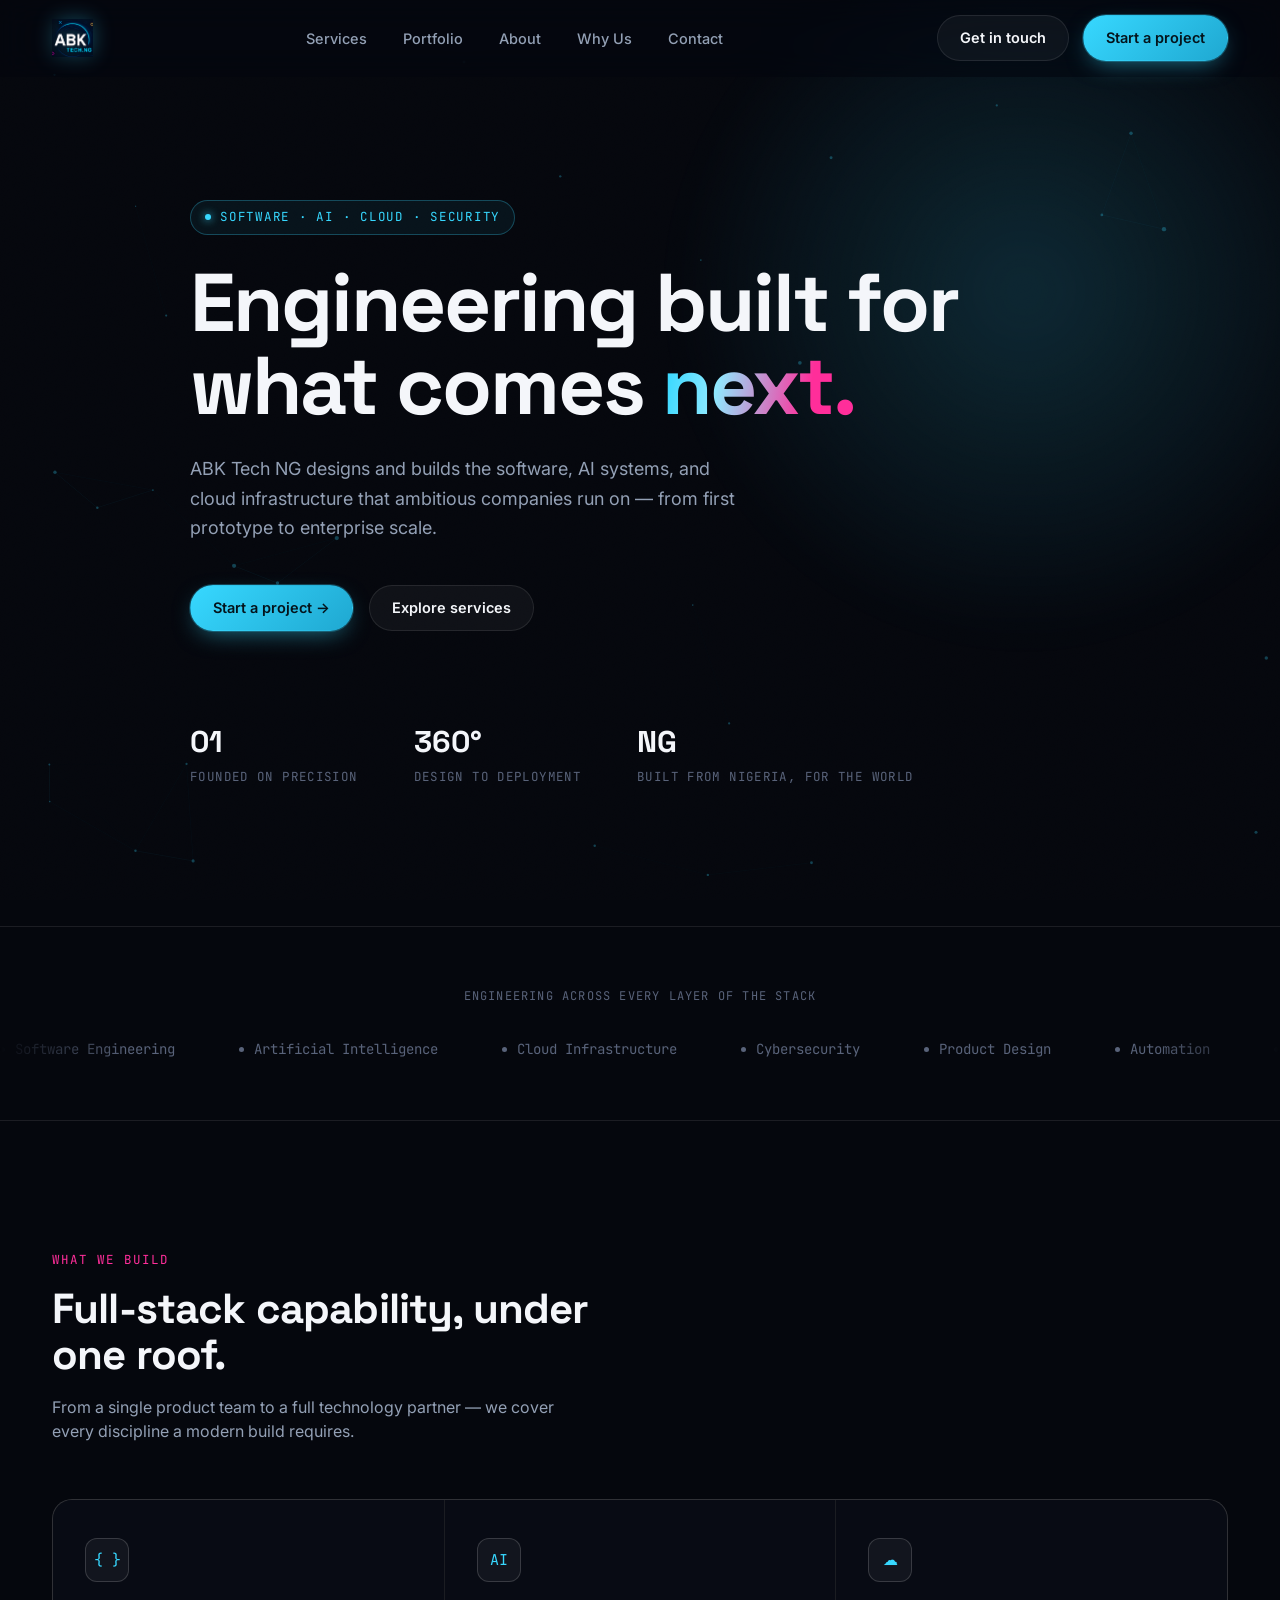
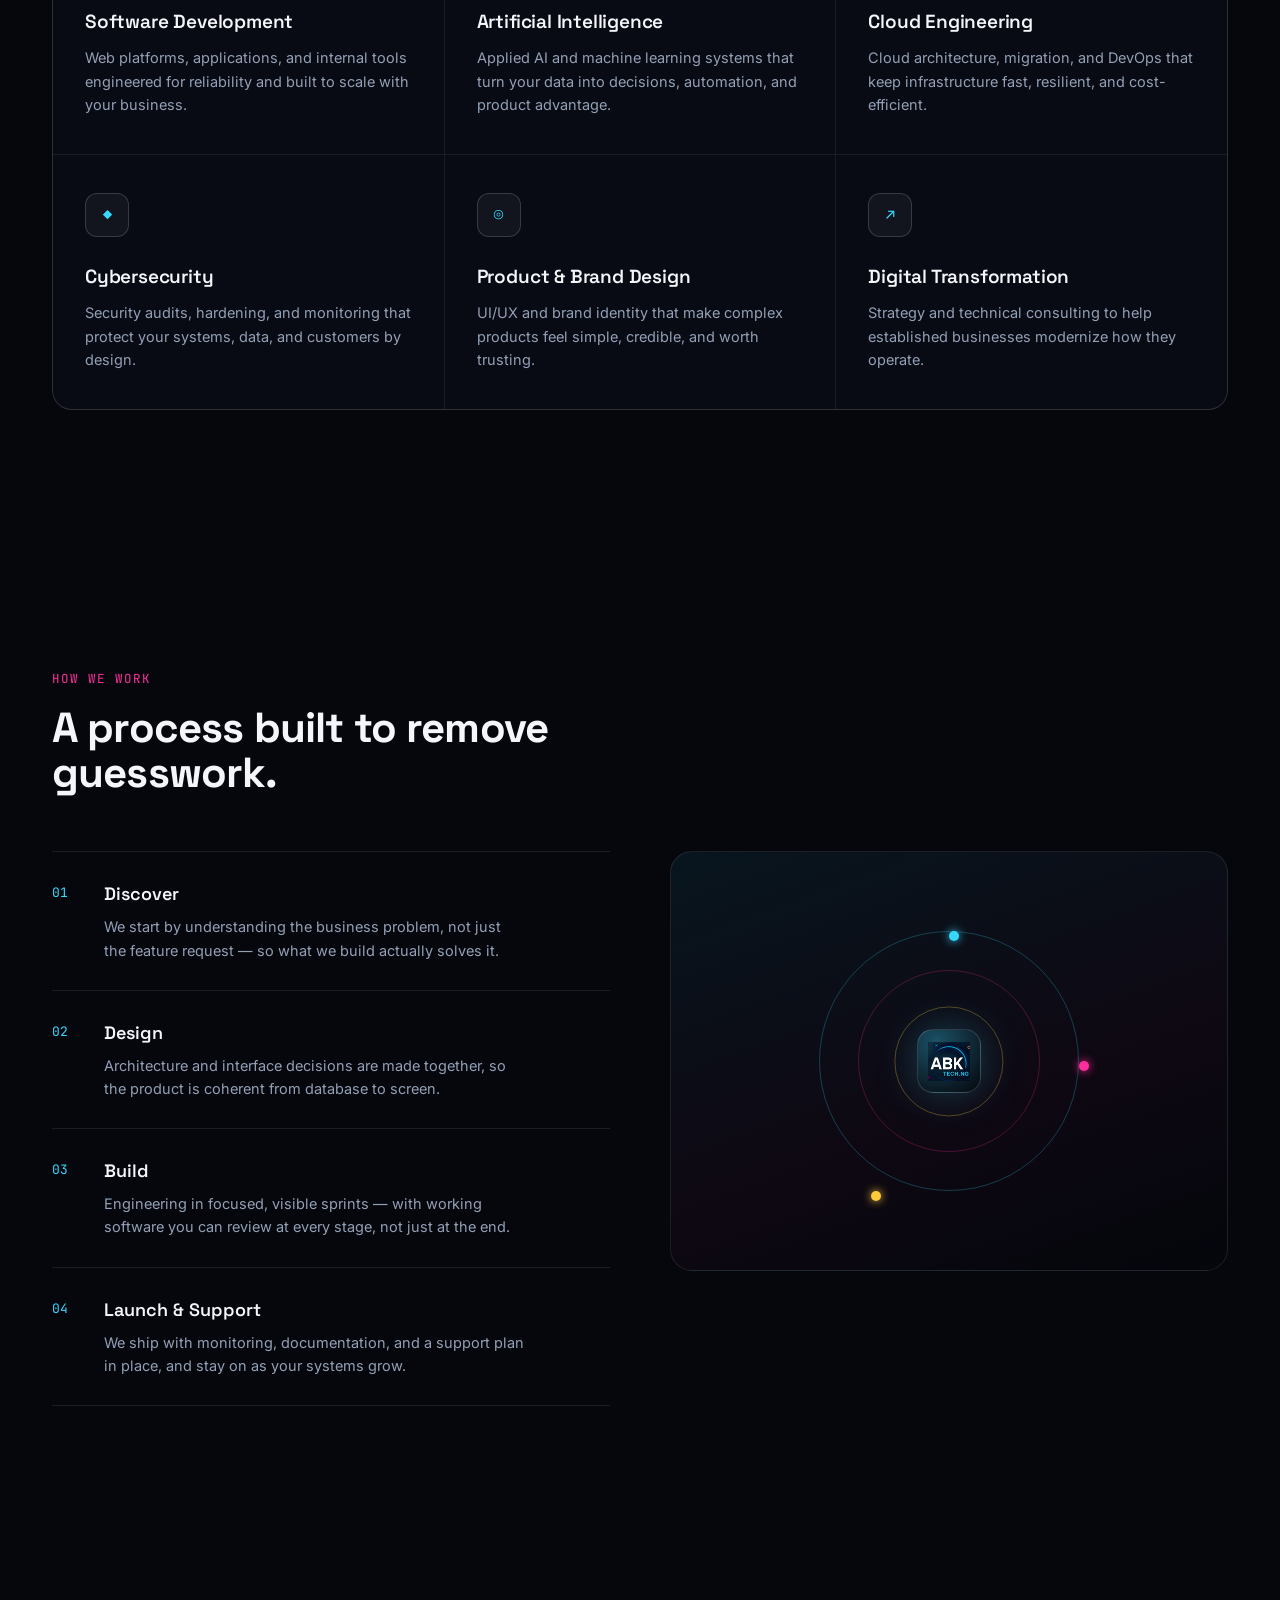
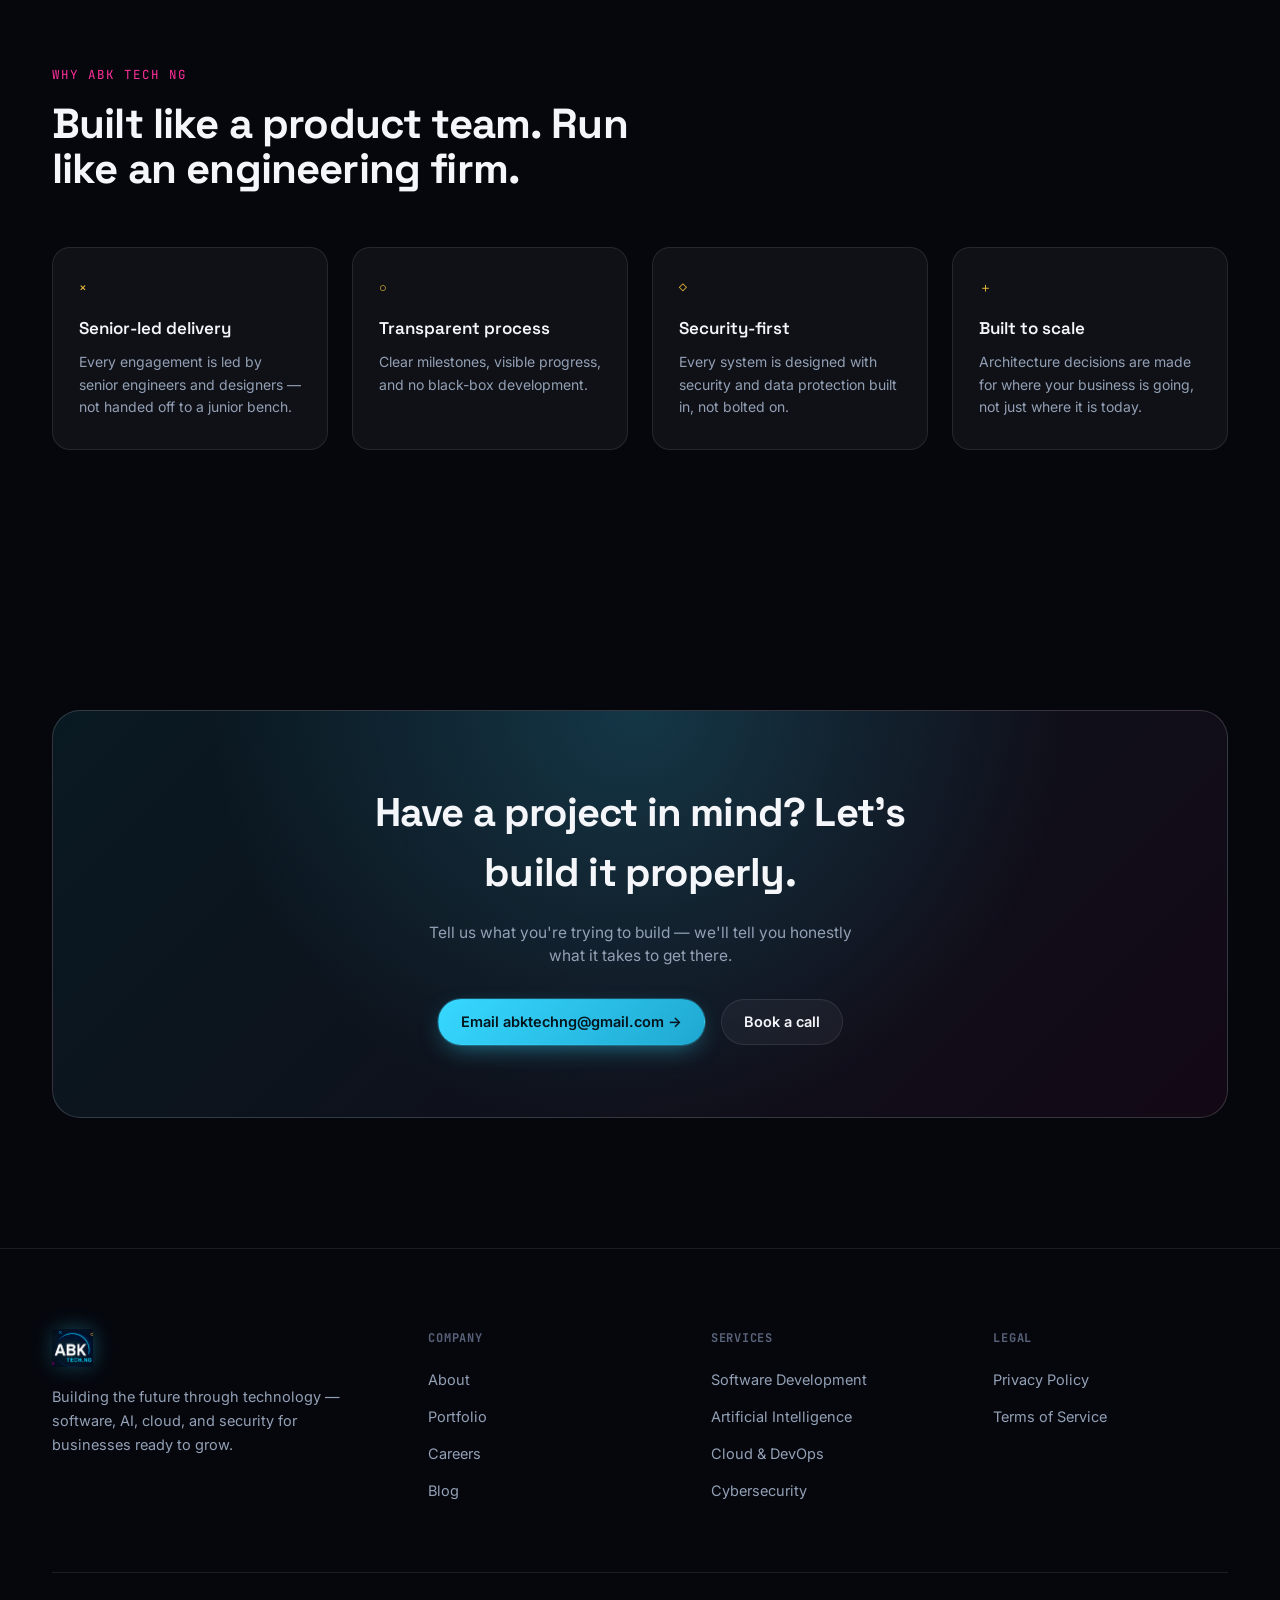
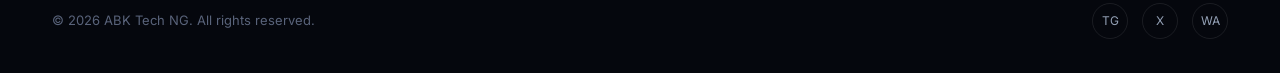
<file: index.html>
<!DOCTYPE html>
<html lang="en">
<head>
<meta charset="UTF-8">
<meta name="viewport" content="width=device-width, initial-scale=1.0">
<title>ABK Tech NG — Building the Future Through Technology</title>
<meta name="description" content="ABK Tech NG designs and engineers software, AI, cloud and cybersecurity solutions for ambitious businesses across Africa and beyond.">

<meta property="og:type" content="website">
<meta property="og:title" content="ABK Tech NG — Building the Future Through Technology">
<meta property="og:description" content="ABK Tech NG designs and engineers software, AI, cloud and cybersecurity solutions for ambitious businesses across Africa and beyond.">
<meta property="og:url" content="https://abktech.ng/">
<meta property="og:image" content="https://abktech.ng/images/logo-full.jpg">
<meta name="twitter:card" content="summary_large_image">
<meta name="twitter:title" content="ABK Tech NG — Building the Future Through Technology">
<meta name="twitter:description" content="ABK Tech NG designs and engineers software, AI, cloud and cybersecurity solutions for ambitious businesses across Africa and beyond.">
<meta name="twitter:image" content="https://abktech.ng/images/logo-full.jpg">

<link rel="icon" type="image/png" href="images/favicon-32.png">
<link rel="apple-touch-icon" href="images/favicon-180.png">

<link rel="preconnect" href="https://fonts.googleapis.com">
<link rel="preconnect" href="https://fonts.gstatic.com" crossorigin>
<link href="https://fonts.googleapis.com/css2?family=Space+Grotesk:wght@400;500;600;700&family=Inter:wght@400;500;600&family=JetBrains+Mono:wght@400;500&display=swap" rel="stylesheet">

<link rel="stylesheet" href="css/style.css">
<link rel="stylesheet" href="css/animations.css">
<link rel="stylesheet" href="css/responsive.css">
</head>
<body>

<canvas id="circuit-bg"></canvas>
<div class="grain"></div>

<header id="site-header">
  <div class="wrap">
    <nav>
      <a href="#top" class="logo">
        <img src="images/logo-mark.png" alt="ABK Tech NG" class="logo-img">
      </a>
      <ul class="nav-links">
        <li><a href="#services">Services</a></li>
        <li><a href="portfolio.html">Portfolio</a></li>
        <li><a href="about.html">About</a></li>
        <li><a href="#why">Why Us</a></li>
        <li><a href="contact.html">Contact</a></li>
      </ul>
      <div class="nav-cta-group">
        <a href="contact.html" class="btn btn-ghost">Get in touch</a>
        <a href="contact.html" class="btn btn-primary">Start a project</a>
      </div>
      <button class="menu-toggle" id="menu-toggle" aria-label="Open menu" aria-expanded="false">
        <span></span><span></span><span></span>
      </button>
    </nav>
  </div>
</header>
<div class="mobile-menu" id="mobile-menu">
  <ul class="mobile-nav-links">
        <li><a href="#services">Services</a></li>
        <li><a href="portfolio.html">Portfolio</a></li>
        <li><a href="about.html">About</a></li>
        <li><a href="#why">Why Us</a></li>
        <li><a href="contact.html">Contact</a></li>
      </ul>
  <div class="mobile-menu-cta">
    <a href="contact.html" class="btn btn-ghost">Get in touch</a>
    <a href="contact.html" class="btn btn-primary">Start a project</a>
  </div>
</div>


<main id="top">

  <section class="hero">
    <div class="hero-glow"></div>
    <div class="wrap">
      <span class="eyebrow"><span class="dot"></span> Software · AI · Cloud · Security</span>
      <h1>Engineering built for what comes <span class="grad">next.</span></h1>
      <p class="lede">ABK Tech NG designs and builds the software, AI systems, and cloud infrastructure that ambitious companies run on — from first prototype to enterprise scale.</p>
      <div class="hero-ctas">
        <a href="#contact" class="btn btn-primary">Start a project →</a>
        <a href="#services" class="btn btn-ghost">Explore services</a>
      </div>
      <div class="hero-meta">
        <div><span class="num">01</span><span class="label">Founded on precision</span></div>
        <div><span class="num">360°</span><span class="label">Design to deployment</span></div>
        <div><span class="num">NG</span><span class="label">Built from Nigeria, for the world</span></div>
      </div>
    </div>
  </section>

  <div class="marquee-section">
    <p class="marquee-label">Engineering across every layer of the stack</p>
    <div class="marquee">
      <div class="marquee-track">
        <span>Software Engineering</span><span>Artificial Intelligence</span><span>Cloud Infrastructure</span><span>Cybersecurity</span><span>Product Design</span><span>Automation</span><span>API Development</span><span>Digital Transformation</span>
        <span>Software Engineering</span><span>Artificial Intelligence</span><span>Cloud Infrastructure</span><span>Cybersecurity</span><span>Product Design</span><span>Automation</span><span>API Development</span><span>Digital Transformation</span>
      </div>
    </div>
  </div>

  <section id="services">
    <div class="wrap">
      <div class="section-head reveal">
        <span class="kicker">What we build</span>
        <h2>Full-stack capability, under one roof.</h2>
        <p>From a single product team to a full technology partner — we cover every discipline a modern build requires.</p>
      </div>

      <div class="services-grid reveal">
        <div class="service-card">
          <div class="service-icon">{ }</div>
          <div><h3>Software Development</h3><p>Web platforms, applications, and internal tools engineered for reliability and built to scale with your business.</p></div>
        </div>
        <div class="service-card">
          <div class="service-icon">AI</div>
          <div><h3>Artificial Intelligence</h3><p>Applied AI and machine learning systems that turn your data into decisions, automation, and product advantage.</p></div>
        </div>
        <div class="service-card">
          <div class="service-icon">☁</div>
          <div><h3>Cloud Engineering</h3><p>Cloud architecture, migration, and DevOps that keep infrastructure fast, resilient, and cost-efficient.</p></div>
        </div>
        <div class="service-card">
          <div class="service-icon">◆</div>
          <div><h3>Cybersecurity</h3><p>Security audits, hardening, and monitoring that protect your systems, data, and customers by design.</p></div>
        </div>
        <div class="service-card">
          <div class="service-icon">◎</div>
          <div><h3>Product & Brand Design</h3><p>UI/UX and brand identity that make complex products feel simple, credible, and worth trusting.</p></div>
        </div>
        <div class="service-card">
          <div class="service-icon">↗</div>
          <div><h3>Digital Transformation</h3><p>Strategy and technical consulting to help established businesses modernize how they operate.</p></div>
        </div>
      </div>
    </div>
  </section>

  <section id="approach">
    <div class="wrap">
      <div class="section-head reveal">
        <span class="kicker">How we work</span>
        <h2>A process built to remove guesswork.</h2>
      </div>

      <div class="approach">
        <div class="approach-list reveal">
          <div class="approach-item">
            <span class="approach-num">01</span>
            <div><h4>Discover</h4><p>We start by understanding the business problem, not just the feature request — so what we build actually solves it.</p></div>
          </div>
          <div class="approach-item">
            <span class="approach-num">02</span>
            <div><h4>Design</h4><p>Architecture and interface decisions are made together, so the product is coherent from database to screen.</p></div>
          </div>
          <div class="approach-item">
            <span class="approach-num">03</span>
            <div><h4>Build</h4><p>Engineering in focused, visible sprints — with working software you can review at every stage, not just at the end.</p></div>
          </div>
          <div class="approach-item">
            <span class="approach-num">04</span>
            <div><h4>Launch & Support</h4><p>We ship with monitoring, documentation, and a support plan in place, and stay on as your systems grow.</p></div>
          </div>
        </div>

        <div class="approach-visual reveal">
          <div class="orbit-wrap">
            <div class="orbit-ring r1"></div>
            <div class="orbit-ring r2"></div>
            <div class="orbit-ring r3"></div>
            <div class="orbit-core"><img src="images/logo-mark.png" alt="ABK Tech NG" class="orbit-core-img"></div>
            <div class="orbit-node" style="top:0; left:50%;"></div>
            <div class="orbit-node" style="top:50%; left:100%; background:var(--magenta); box-shadow:0 0 10px var(--magenta);"></div>
            <div class="orbit-node" style="top:100%; left:20%; background:var(--amber); box-shadow:0 0 10px var(--amber);"></div>
          </div>
        </div>
      </div>
    </div>
  </section>

  <section id="why">
    <div class="wrap">
      <div class="section-head reveal">
        <span class="kicker">Why ABK Tech NG</span>
        <h2>Built like a product team. Run like an engineering firm.</h2>
      </div>

      <div class="why-grid">
        <div class="why-card reveal"><span class="mark">×</span><h4>Senior-led delivery</h4><p>Every engagement is led by senior engineers and designers — not handed off to a junior bench.</p></div>
        <div class="why-card reveal"><span class="mark">○</span><h4>Transparent process</h4><p>Clear milestones, visible progress, and no black-box development.</p></div>
        <div class="why-card reveal"><span class="mark">◇</span><h4>Security-first</h4><p>Every system is designed with security and data protection built in, not bolted on.</p></div>
        <div class="why-card reveal"><span class="mark">＋</span><h4>Built to scale</h4><p>Architecture decisions are made for where your business is going, not just where it is today.</p></div>
      </div>
    </div>
  </section>

  <section id="contact">
    <div class="wrap">
      <div class="cta-banner reveal">
        <h2>Have a project in mind? Let's build it properly.</h2>
        <p>Tell us what you're trying to build — we'll tell you honestly what it takes to get there.</p>
        <div class="hero-ctas">
          <a href="mailto:abktechng@gmail.com" class="btn btn-primary">Email abktechng@gmail.com →</a>
          <a href="contact.html" class="btn btn-ghost">Book a call</a>
        </div>
      </div>
    </div>
  </section>

</main>

<footer>
  <div class="wrap">
    <div class="footer-top">
      <div class="footer-brand">
        <a href="#top" class="logo"><img src="images/logo-mark.png" alt="ABK Tech NG" class="logo-img"></a>
        <p>Building the future through technology — software, AI, cloud, and security for businesses ready to grow.</p>
      </div>
      <div class="footer-col">
        <h5>Company</h5>
        <ul><li><a href="about.html">About</a></li><li><a href="portfolio.html">Portfolio</a></li><li><a href="careers.html">Careers</a></li><li><a href="blog.html">Blog</a></li></ul>
      </div>
      <div class="footer-col">
        <h5>Services</h5>
        <ul><li><a href="#services">Software Development</a></li><li><a href="#services">Artificial Intelligence</a></li><li><a href="#services">Cloud & DevOps</a></li><li><a href="#services">Cybersecurity</a></li></ul>
      </div>
      <div class="footer-col">
        <h5>Legal</h5>
        <ul><li><a href="privacy.html">Privacy Policy</a></li><li><a href="terms.html">Terms of Service</a></li></ul>
      </div>
    </div>
    <div class="footer-bottom">
      <span>© 2026 ABK Tech NG. All rights reserved.</span>
      <div class="footer-social">
        <a href="https://t.me/Abk_tech_Ng" target="_blank" rel="noopener" aria-label="Telegram">TG</a>
        <a href="https://x.com/Abk_tech_ng" target="_blank" rel="noopener" aria-label="X / Twitter">X</a>
        <a href="https://wa.me/2347046644623" target="_blank" rel="noopener" aria-label="WhatsApp">WA</a>
      </div>
    </div>
  </div>
</footer>

<script src="js/particles.js" defer></script>
<script src="js/main.js" defer></script>

</body>
</html>
</file>
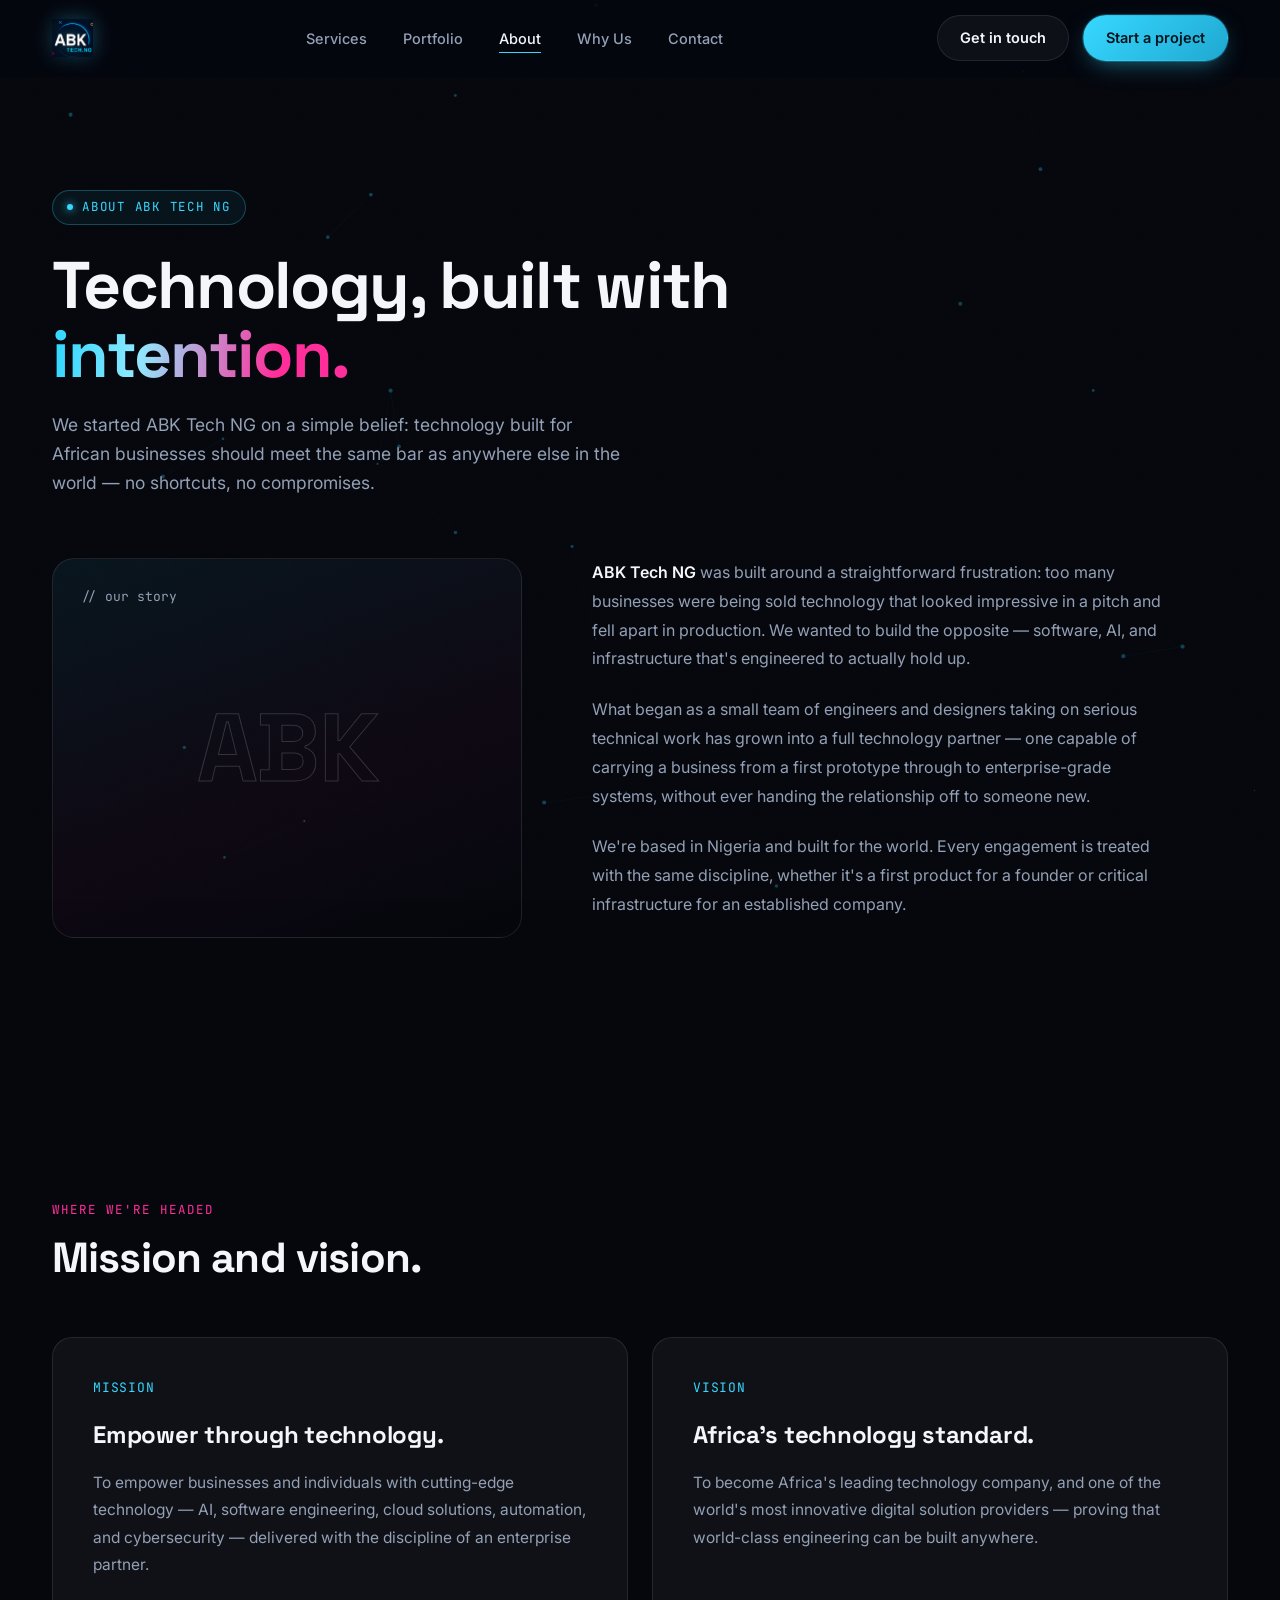
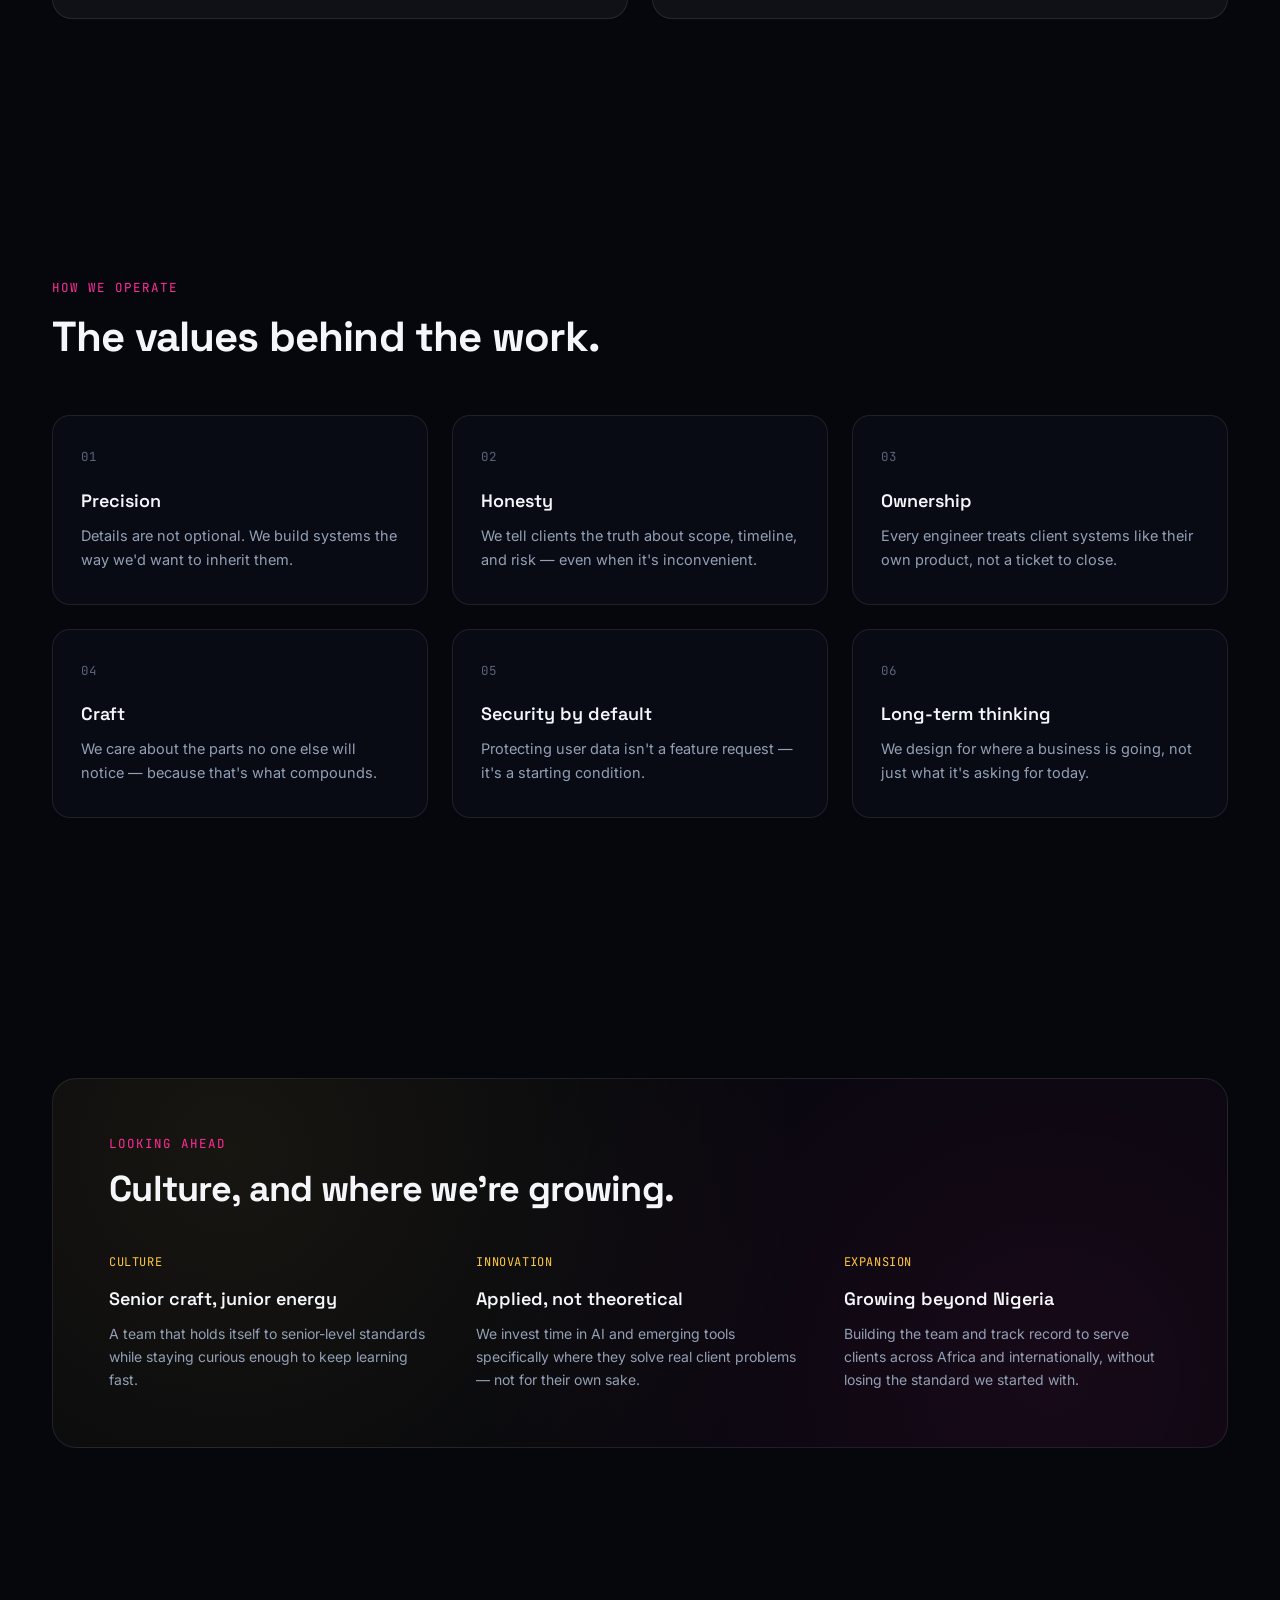
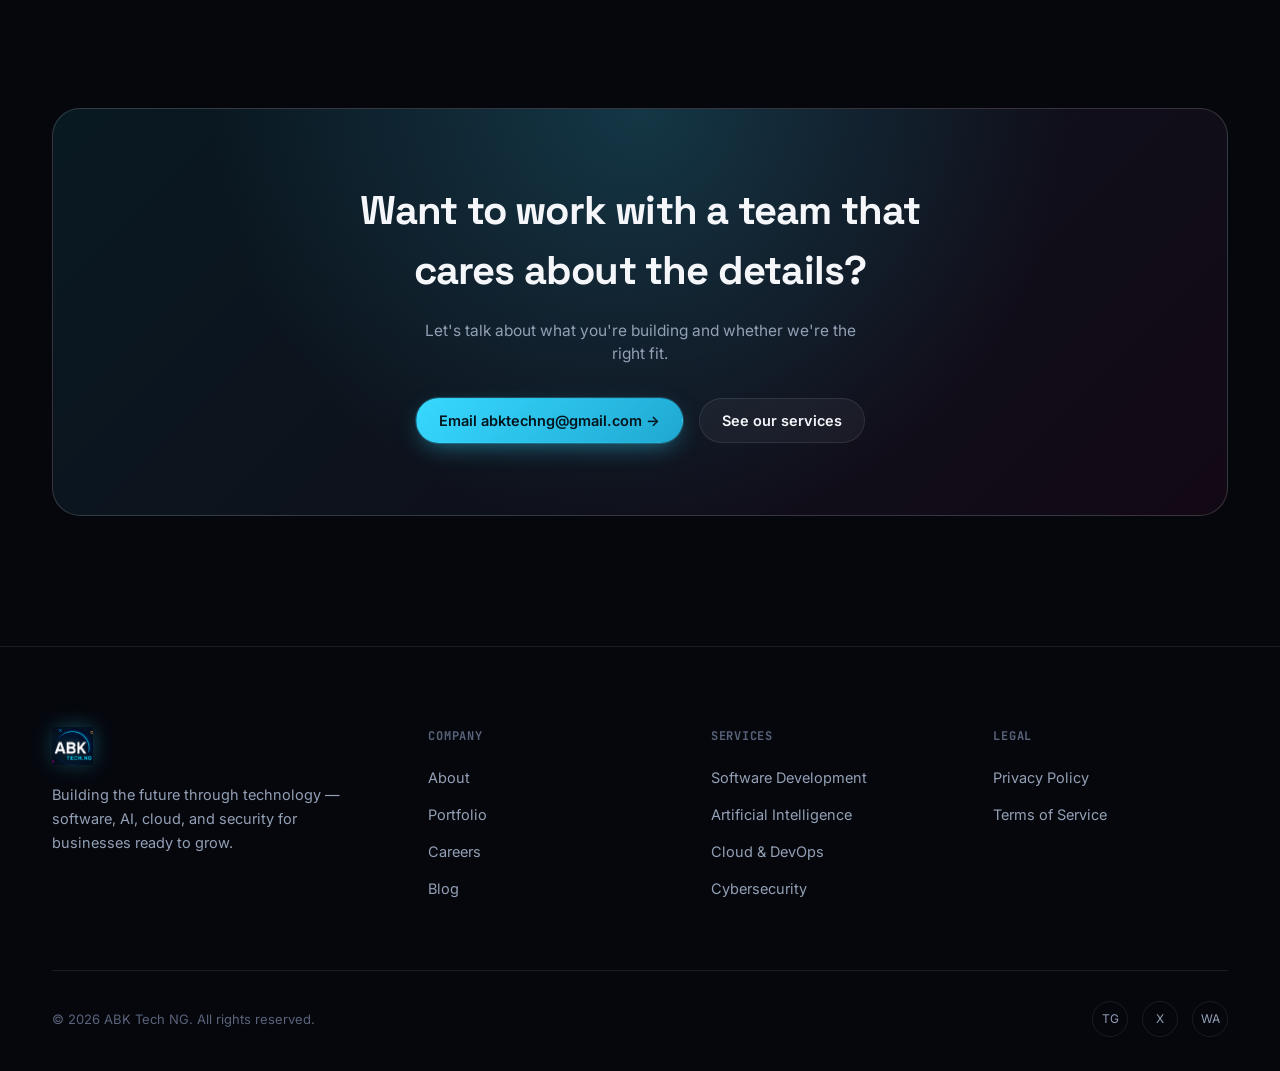
<file: about.html>
<!DOCTYPE html>
<html lang="en">
<head>
<meta charset="UTF-8">
<meta name="viewport" content="width=device-width, initial-scale=1.0">
<title>About — ABK Tech NG</title>
<meta name="description" content="ABK Tech NG's story, mission, vision, and the values behind how we build software, AI, cloud and security solutions.">

<meta property="og:type" content="website">
<meta property="og:title" content="About — ABK Tech NG">
<meta property="og:description" content="ABK Tech NG's story, mission, vision, and the values behind how we build software, AI, cloud and security solutions.">
<meta property="og:url" content="https://abktech.ng/about.html">
<meta property="og:image" content="https://abktech.ng/images/logo-full.jpg">
<meta name="twitter:card" content="summary_large_image">
<meta name="twitter:title" content="About — ABK Tech NG">
<meta name="twitter:description" content="ABK Tech NG's story, mission, vision, and the values behind how we build software, AI, cloud and security solutions.">
<meta name="twitter:image" content="https://abktech.ng/images/logo-full.jpg">

<link rel="icon" type="image/png" href="images/favicon-32.png">
<link rel="apple-touch-icon" href="images/favicon-180.png">

<link rel="preconnect" href="https://fonts.googleapis.com">
<link rel="preconnect" href="https://fonts.gstatic.com" crossorigin>
<link href="https://fonts.googleapis.com/css2?family=Space+Grotesk:wght@400;500;600;700&family=Inter:wght@400;500;600&family=JetBrains+Mono:wght@400;500&display=swap" rel="stylesheet">

<link rel="stylesheet" href="css/style.css">
<link rel="stylesheet" href="css/animations.css">
<link rel="stylesheet" href="css/responsive.css">
</head>
<body>

<canvas id="circuit-bg"></canvas>
<div class="grain"></div>

<header id="site-header">
  <div class="wrap">
    <nav>
      <a href="index.html" class="logo">
        <img src="images/logo-mark.png" alt="ABK Tech NG" class="logo-img">
      </a>
      <ul class="nav-links">
        <li><a href="services.html">Services</a></li>
        <li><a href="portfolio.html">Portfolio</a></li>
        <li><a href="about.html" class="active">About</a></li>
        <li><a href="index.html#why">Why Us</a></li>
        <li><a href="contact.html">Contact</a></li>
      </ul>
      <div class="nav-cta-group">
        <a href="contact.html" class="btn btn-ghost">Get in touch</a>
        <a href="contact.html" class="btn btn-primary">Start a project</a>
      </div>
      <button class="menu-toggle" id="menu-toggle" aria-label="Open menu" aria-expanded="false">
        <span></span><span></span><span></span>
      </button>
    </nav>
  </div>
</header>
<div class="mobile-menu" id="mobile-menu">
  <ul class="mobile-nav-links">
        <li><a href="services.html">Services</a></li>
        <li><a href="portfolio.html">Portfolio</a></li>
        <li><a href="about.html" class="active">About</a></li>
        <li><a href="index.html#why">Why Us</a></li>
        <li><a href="contact.html">Contact</a></li>
      </ul>
  <div class="mobile-menu-cta">
    <a href="contact.html" class="btn btn-ghost">Get in touch</a>
    <a href="contact.html" class="btn btn-primary">Start a project</a>
  </div>
</div>


<main>

  <section class="page-hero">
    <div class="wrap">
      <span class="eyebrow"><span class="dot"></span> About ABK Tech NG</span>
      <h1>Technology, built with <span class="grad">intention.</span></h1>
      <p class="lede">We started ABK Tech NG on a simple belief: technology built for African businesses should meet the same bar as anywhere else in the world — no shortcuts, no compromises.</p>
    </div>
  </section>

  <section style="padding-top:0;">
    <div class="wrap">
      <div class="story reveal">
        <div class="story-visual">
          <span class="mono-tag">// our story</span>
          <span class="story-mark">ABK</span>
        </div>
        <div class="story-copy">
          <p><strong>ABK Tech NG</strong> was built around a straightforward frustration: too many businesses were being sold technology that looked impressive in a pitch and fell apart in production. We wanted to build the opposite — software, AI, and infrastructure that's engineered to actually hold up.</p>
          <p>What began as a small team of engineers and designers taking on serious technical work has grown into a full technology partner — one capable of carrying a business from a first prototype through to enterprise-grade systems, without ever handing the relationship off to someone new.</p>
          <p>We're based in Nigeria and built for the world. Every engagement is treated with the same discipline, whether it's a first product for a founder or critical infrastructure for an established company.</p>
        </div>
      </div>
    </div>
  </section>

  <section>
    <div class="wrap">
      <div class="section-head reveal">
        <span class="kicker">Where we're headed</span>
        <h2>Mission and vision.</h2>
      </div>
      <div class="mv-grid reveal">
        <div class="mv-card">
          <span class="mark">Mission</span>
          <h3>Empower through technology.</h3>
          <p>To empower businesses and individuals with cutting-edge technology — AI, software engineering, cloud solutions, automation, and cybersecurity — delivered with the discipline of an enterprise partner.</p>
        </div>
        <div class="mv-card">
          <span class="mark">Vision</span>
          <h3>Africa's technology standard.</h3>
          <p>To become Africa's leading technology company, and one of the world's most innovative digital solution providers — proving that world-class engineering can be built anywhere.</p>
        </div>
      </div>
    </div>
  </section>

  <section>
    <div class="wrap">
      <div class="section-head reveal">
        <span class="kicker">How we operate</span>
        <h2>The values behind the work.</h2>
      </div>
      <div class="values-grid">
        <div class="value-card reveal"><span class="value-num">01</span><h4>Precision</h4><p>Details are not optional. We build systems the way we'd want to inherit them.</p></div>
        <div class="value-card reveal"><span class="value-num">02</span><h4>Honesty</h4><p>We tell clients the truth about scope, timeline, and risk — even when it's inconvenient.</p></div>
        <div class="value-card reveal"><span class="value-num">03</span><h4>Ownership</h4><p>Every engineer treats client systems like their own product, not a ticket to close.</p></div>
        <div class="value-card reveal"><span class="value-num">04</span><h4>Craft</h4><p>We care about the parts no one else will notice — because that's what compounds.</p></div>
        <div class="value-card reveal"><span class="value-num">05</span><h4>Security by default</h4><p>Protecting user data isn't a feature request — it's a starting condition.</p></div>
        <div class="value-card reveal"><span class="value-num">06</span><h4>Long-term thinking</h4><p>We design for where a business is going, not just what it's asking for today.</p></div>
      </div>
    </div>
  </section>

  <section>
    <div class="wrap">
      <div class="horizon reveal">
        <div class="section-head" style="margin-bottom:44px;">
          <span class="kicker">Looking ahead</span>
          <h2 style="font-size: clamp(26px,3.2vw,36px);">Culture, and where we're growing.</h2>
        </div>
        <div class="horizon-grid">
          <div class="horizon-item">
            <span class="goal-tag">Culture</span>
            <h4>Senior craft, junior energy</h4>
            <p>A team that holds itself to senior-level standards while staying curious enough to keep learning fast.</p>
          </div>
          <div class="horizon-item">
            <span class="goal-tag">Innovation</span>
            <h4>Applied, not theoretical</h4>
            <p>We invest time in AI and emerging tools specifically where they solve real client problems — not for their own sake.</p>
          </div>
          <div class="horizon-item">
            <span class="goal-tag">Expansion</span>
            <h4>Growing beyond Nigeria</h4>
            <p>Building the team and track record to serve clients across Africa and internationally, without losing the standard we started with.</p>
          </div>
        </div>
      </div>
    </div>
  </section>

  <section id="contact">
    <div class="wrap">
      <div class="cta-banner reveal">
        <h2>Want to work with a team that cares about the details?</h2>
        <p>Let's talk about what you're building and whether we're the right fit.</p>
        <div class="cta-ctas">
          <a href="mailto:abktechng@gmail.com" class="btn btn-primary">Email abktechng@gmail.com →</a>
          <a href="services.html" class="btn btn-ghost">See our services</a>
        </div>
      </div>
    </div>
  </section>

</main>

<footer>
  <div class="wrap">
    <div class="footer-top">
      <div class="footer-brand">
        <a href="index.html" class="logo"><img src="images/logo-mark.png" alt="ABK Tech NG" class="logo-img"></a>
        <p>Building the future through technology — software, AI, cloud, and security for businesses ready to grow.</p>
      </div>
      <div class="footer-col">
        <h5>Company</h5>
        <ul><li><a href="about.html">About</a></li><li><a href="portfolio.html">Portfolio</a></li><li><a href="careers.html">Careers</a></li><li><a href="blog.html">Blog</a></li></ul>
      </div>
      <div class="footer-col">
        <h5>Services</h5>
        <ul><li><a href="services.html">Software Development</a></li><li><a href="services.html">Artificial Intelligence</a></li><li><a href="services.html">Cloud & DevOps</a></li><li><a href="services.html">Cybersecurity</a></li></ul>
      </div>
      <div class="footer-col">
        <h5>Legal</h5>
        <ul><li><a href="privacy.html">Privacy Policy</a></li><li><a href="terms.html">Terms of Service</a></li></ul>
      </div>
    </div>
    <div class="footer-bottom">
      <span>© 2026 ABK Tech NG. All rights reserved.</span>
      <div class="footer-social">
        <a href="https://t.me/Abk_tech_Ng" target="_blank" rel="noopener" aria-label="Telegram">TG</a>
        <a href="https://x.com/Abk_tech_ng" target="_blank" rel="noopener" aria-label="X / Twitter">X</a>
        <a href="https://wa.me/2347046644623" target="_blank" rel="noopener" aria-label="WhatsApp">WA</a>
      </div>
    </div>
  </div>
</footer>

<script src="js/particles.js" defer></script>
<script src="js/main.js" defer></script>

</body>
</html>
</file>
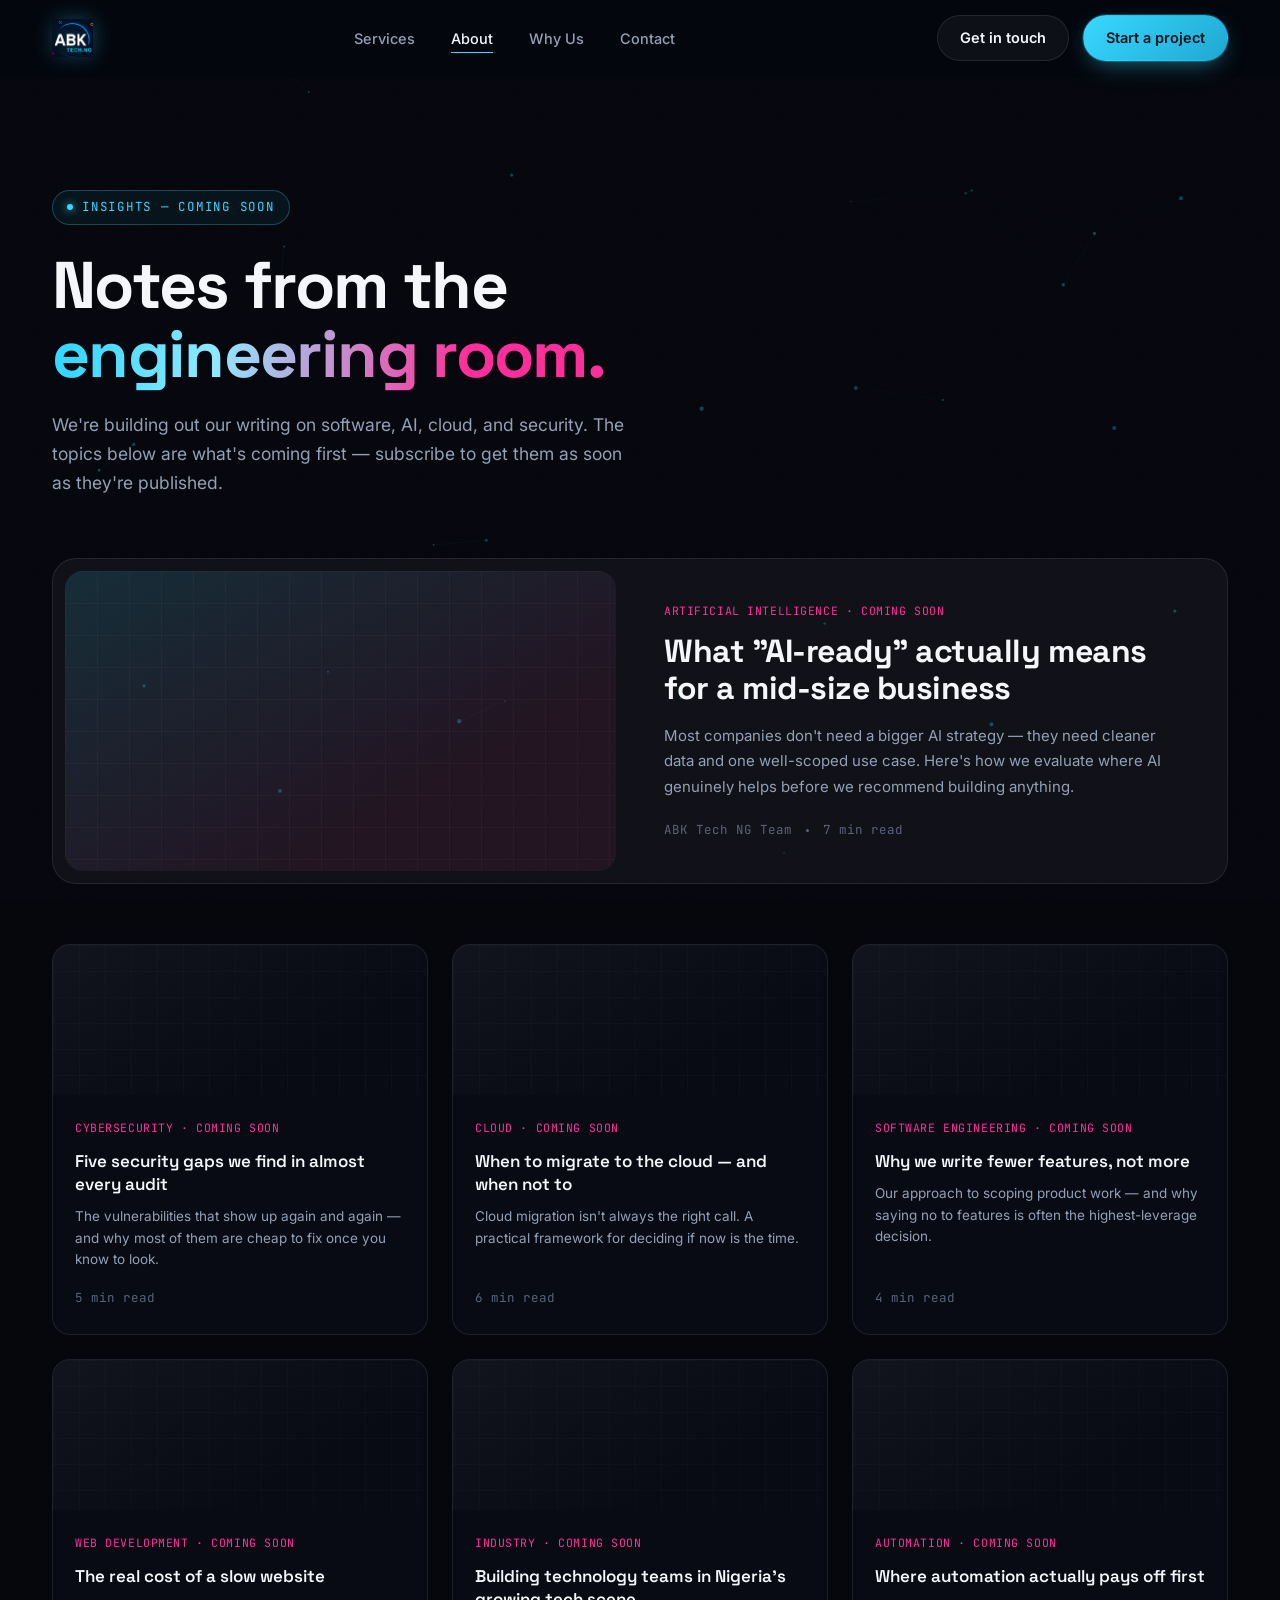
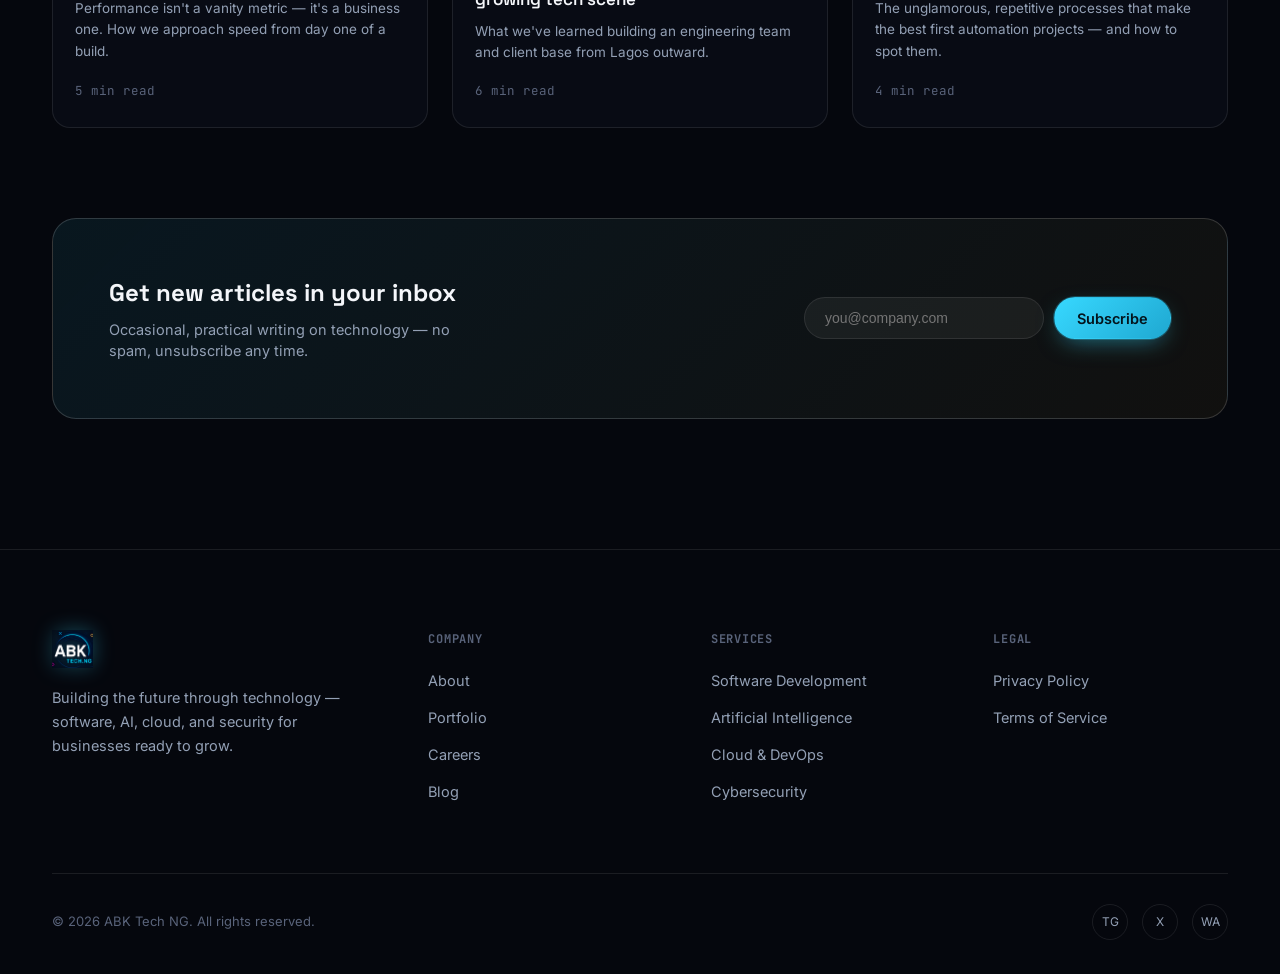
<file: blog.html>
<!DOCTYPE html>
<html lang="en">
<head>
<meta charset="UTF-8">
<meta name="viewport" content="width=device-width, initial-scale=1.0">
<title>Blog — ABK Tech NG</title>
<meta name="description" content="Articles on software engineering, AI, cloud, and cybersecurity from the ABK Tech NG team.">

<meta property="og:type" content="website">
<meta property="og:title" content="Blog — ABK Tech NG">
<meta property="og:description" content="Articles on software engineering, AI, cloud, and cybersecurity from the ABK Tech NG team.">
<meta property="og:url" content="https://abktech.ng/blog.html">
<meta property="og:image" content="https://abktech.ng/images/logo-full.jpg">
<meta name="twitter:card" content="summary_large_image">
<meta name="twitter:title" content="Blog — ABK Tech NG">
<meta name="twitter:description" content="Articles on software engineering, AI, cloud, and cybersecurity from the ABK Tech NG team.">
<meta name="twitter:image" content="https://abktech.ng/images/logo-full.jpg">

<link rel="icon" type="image/png" href="images/favicon-32.png">
<link rel="apple-touch-icon" href="images/favicon-180.png">

<link rel="preconnect" href="https://fonts.googleapis.com">
<link rel="preconnect" href="https://fonts.gstatic.com" crossorigin>
<link href="https://fonts.googleapis.com/css2?family=Space+Grotesk:wght@400;500;600;700&family=Inter:wght@400;500;600&family=JetBrains+Mono:wght@400;500&display=swap" rel="stylesheet">

<link rel="stylesheet" href="css/style.css">
<link rel="stylesheet" href="css/animations.css">
<link rel="stylesheet" href="css/responsive.css">
</head>
<body>

<canvas id="circuit-bg"></canvas>
<div class="grain"></div>

<header id="site-header">
  <div class="wrap">
    <nav>
      <a href="index.html" class="logo">
        <img src="images/logo-mark.png" alt="ABK Tech NG" class="logo-img">
      </a>
      <ul class="nav-links">
        <li><a href="services.html">Services</a></li>
        <li><a href="about.html" class="active">About</a></li>
        <li><a href="index.html#why">Why Us</a></li>
        <li><a href="contact.html">Contact</a></li>
      </ul>
      <div class="nav-cta-group">
        <a href="contact.html" class="btn btn-ghost">Get in touch</a>
        <a href="contact.html" class="btn btn-primary">Start a project</a>
      </div>
      <button class="menu-toggle" id="menu-toggle" aria-label="Open menu" aria-expanded="false">
        <span></span><span></span><span></span>
      </button>
    </nav>
  </div>
</header>
<div class="mobile-menu" id="mobile-menu">
  <ul class="mobile-nav-links">
        <li><a href="services.html">Services</a></li>
        <li><a href="about.html" class="active">About</a></li>
        <li><a href="index.html#why">Why Us</a></li>
        <li><a href="contact.html">Contact</a></li>
      </ul>
  <div class="mobile-menu-cta">
    <a href="contact.html" class="btn btn-ghost">Get in touch</a>
    <a href="contact.html" class="btn btn-primary">Start a project</a>
  </div>
</div>



<main>

  <section class="page-hero">
    <div class="wrap">
      <span class="eyebrow"><span class="dot"></span> Insights — Coming soon</span>
      <h1>Notes from the <span class="grad">engineering room.</span></h1>
      <p class="lede">We're building out our writing on software, AI, cloud, and security. The topics below are what's coming first — subscribe to get them as soon as they're published.</p>
    </div>
  </section>

  <section style="padding-top:0;">
    <div class="wrap">

      <div class="featured-post reveal">
        <div class="featured-visual"><div class="grid-lines"></div></div>
        <div class="featured-body">
          <span class="post-cat">Artificial Intelligence · Coming soon</span>
          <h2>What "AI-ready" actually means for a mid-size business</h2>
          <p>Most companies don't need a bigger AI strategy — they need cleaner data and one well-scoped use case. Here's how we evaluate where AI genuinely helps before we recommend building anything.</p>
          <div class="post-meta"><span>ABK Tech NG Team</span><span class="sep"></span><span>7 min read</span></div>
        </div>
      </div>

      <div class="blog-grid">

        <div class="post-card reveal">
          <div class="post-visual"><div class="grid-lines"></div></div>
          <div class="post-card-body">
            <span class="post-cat">Cybersecurity · Coming soon</span>
            <h3>Five security gaps we find in almost every audit</h3>
            <p>The vulnerabilities that show up again and again — and why most of them are cheap to fix once you know to look.</p>
            <div class="post-meta"><span>5 min read</span></div>
          </div>
        </div>

        <div class="post-card reveal">
          <div class="post-visual"><div class="grid-lines"></div></div>
          <div class="post-card-body">
            <span class="post-cat">Cloud · Coming soon</span>
            <h3>When to migrate to the cloud — and when not to</h3>
            <p>Cloud migration isn't always the right call. A practical framework for deciding if now is the time.</p>
            <div class="post-meta"><span>6 min read</span></div>
          </div>
        </div>

        <div class="post-card reveal">
          <div class="post-visual"><div class="grid-lines"></div></div>
          <div class="post-card-body">
            <span class="post-cat">Software Engineering · Coming soon</span>
            <h3>Why we write fewer features, not more</h3>
            <p>Our approach to scoping product work — and why saying no to features is often the highest-leverage decision.</p>
            <div class="post-meta"><span>4 min read</span></div>
          </div>
        </div>

        <div class="post-card reveal">
          <div class="post-visual"><div class="grid-lines"></div></div>
          <div class="post-card-body">
            <span class="post-cat">Web Development · Coming soon</span>
            <h3>The real cost of a slow website</h3>
            <p>Performance isn't a vanity metric — it's a business one. How we approach speed from day one of a build.</p>
            <div class="post-meta"><span>5 min read</span></div>
          </div>
        </div>

        <div class="post-card reveal">
          <div class="post-visual"><div class="grid-lines"></div></div>
          <div class="post-card-body">
            <span class="post-cat">Industry · Coming soon</span>
            <h3>Building technology teams in Nigeria's growing tech scene</h3>
            <p>What we've learned building an engineering team and client base from Lagos outward.</p>
            <div class="post-meta"><span>6 min read</span></div>
          </div>
        </div>

        <div class="post-card reveal">
          <div class="post-visual"><div class="grid-lines"></div></div>
          <div class="post-card-body">
            <span class="post-cat">Automation · Coming soon</span>
            <h3>Where automation actually pays off first</h3>
            <p>The unglamorous, repetitive processes that make the best first automation projects — and how to spot them.</p>
            <div class="post-meta"><span>4 min read</span></div>
          </div>
        </div>

      </div>

      <div class="newsletter-block reveal">
        <div>
          <h3>Get new articles in your inbox</h3>
          <p>Occasional, practical writing on technology — no spam, unsubscribe any time.</p>
        </div>
        <form class="newsletter-form" id="newsletter-form">
          <input type="email" name="email" placeholder="you@company.com" required>
          <input type="hidden" name="form_type" value="Newsletter signup">
          <button type="submit" class="btn btn-primary">Subscribe</button>
        </form>
      </div>

    </div>
  </section>

</main>

<footer>
  <div class="wrap">
    <div class="footer-top">
      <div class="footer-brand">
        <a href="index.html" class="logo"><img src="images/logo-mark.png" alt="ABK Tech NG" class="logo-img"></a>
        <p>Building the future through technology — software, AI, cloud, and security for businesses ready to grow.</p>
      </div>
      <div class="footer-col">
        <h5>Company</h5>
        <ul><li><a href="about.html">About</a></li><li><a href="portfolio.html">Portfolio</a></li><li><a href="careers.html">Careers</a></li><li><a href="blog.html">Blog</a></li></ul>
      </div>
      <div class="footer-col">
        <h5>Services</h5>
        <ul><li><a href="services.html">Software Development</a></li><li><a href="services.html">Artificial Intelligence</a></li><li><a href="services.html">Cloud & DevOps</a></li><li><a href="services.html">Cybersecurity</a></li></ul>
      </div>
      <div class="footer-col">
        <h5>Legal</h5>
        <ul><li><a href="privacy.html">Privacy Policy</a></li><li><a href="terms.html">Terms of Service</a></li></ul>
      </div>
    </div>
    <div class="footer-bottom">
      <span>© 2026 ABK Tech NG. All rights reserved.</span>
      <div class="footer-social">
        <a href="https://t.me/Abk_tech_Ng" target="_blank" rel="noopener" aria-label="Telegram">TG</a>
        <a href="https://x.com/Abk_tech_ng" target="_blank" rel="noopener" aria-label="X / Twitter">X</a>
        <a href="https://wa.me/2347046644623" target="_blank" rel="noopener" aria-label="WhatsApp">WA</a>
      </div>
    </div>
  </div>
</footer>

<script src="js/particles.js" defer></script>
<script src="js/main.js" defer></script>

</body>
</html>
</file>
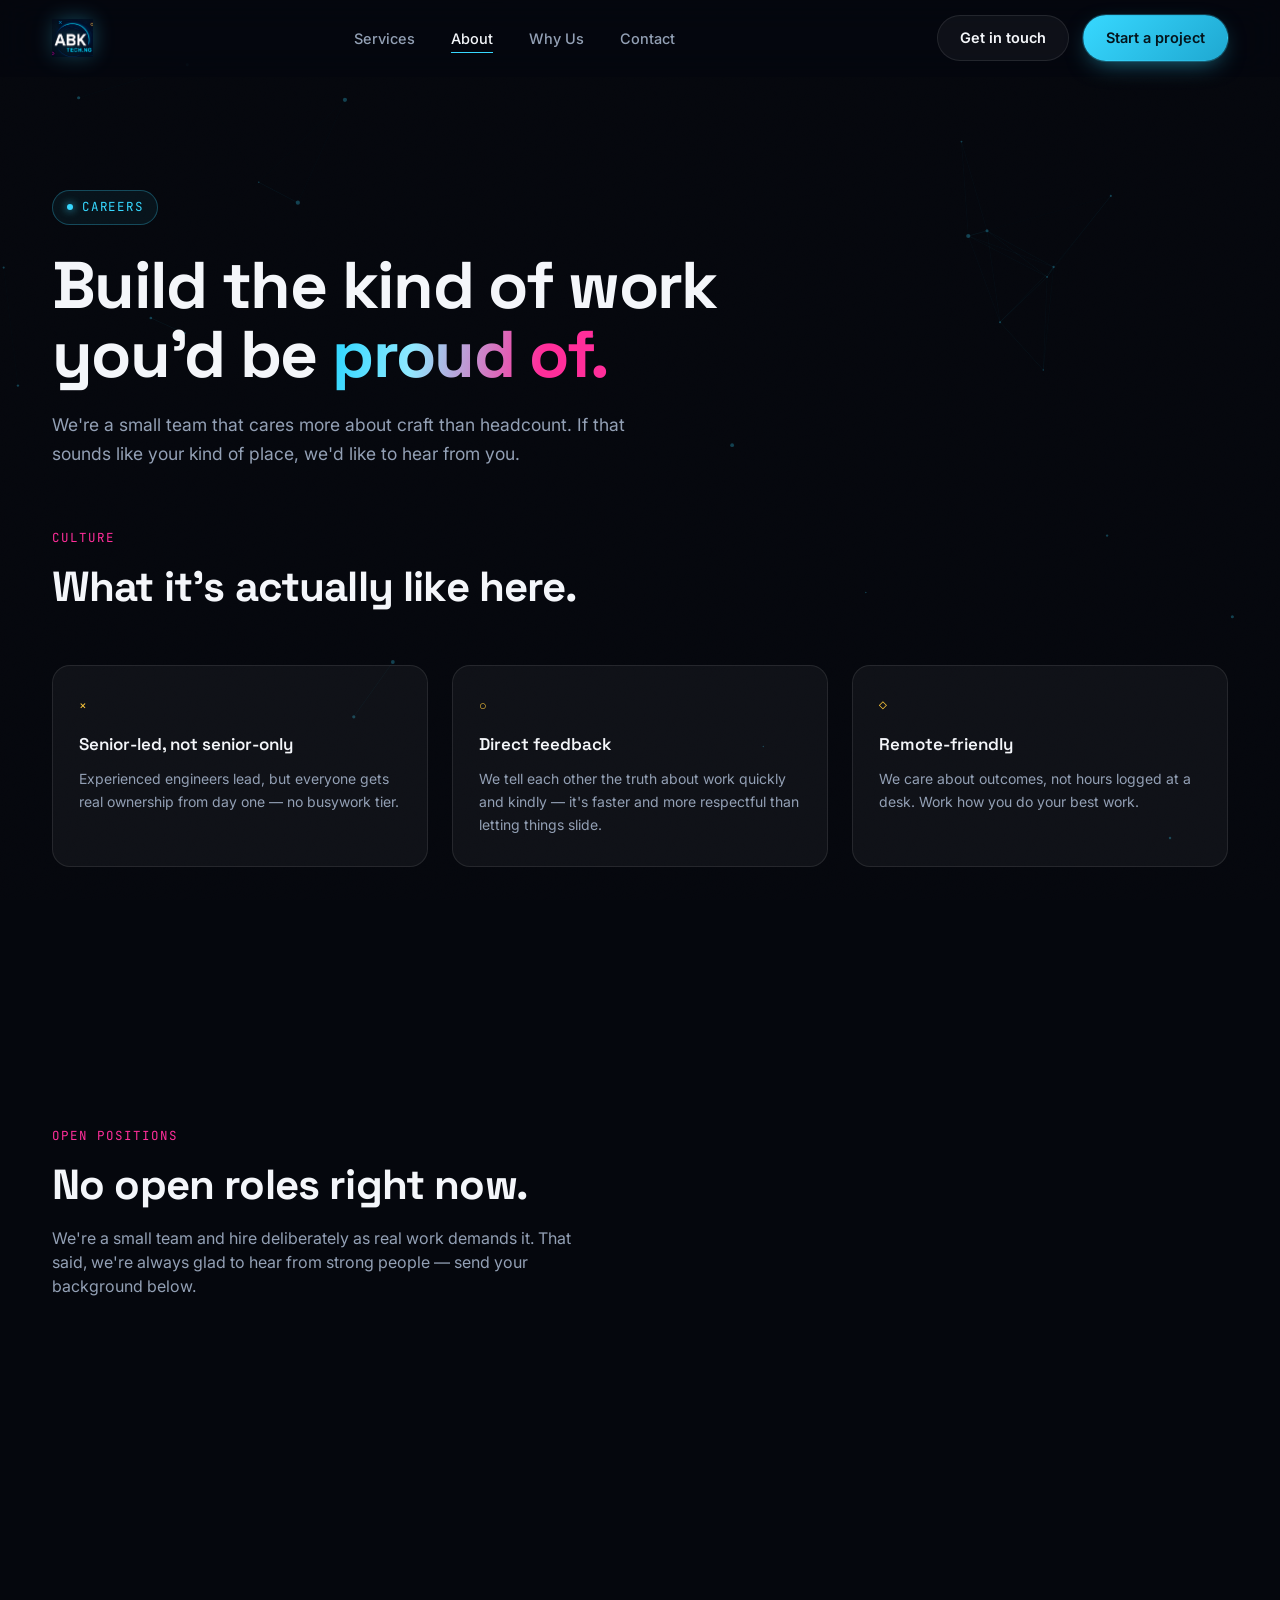
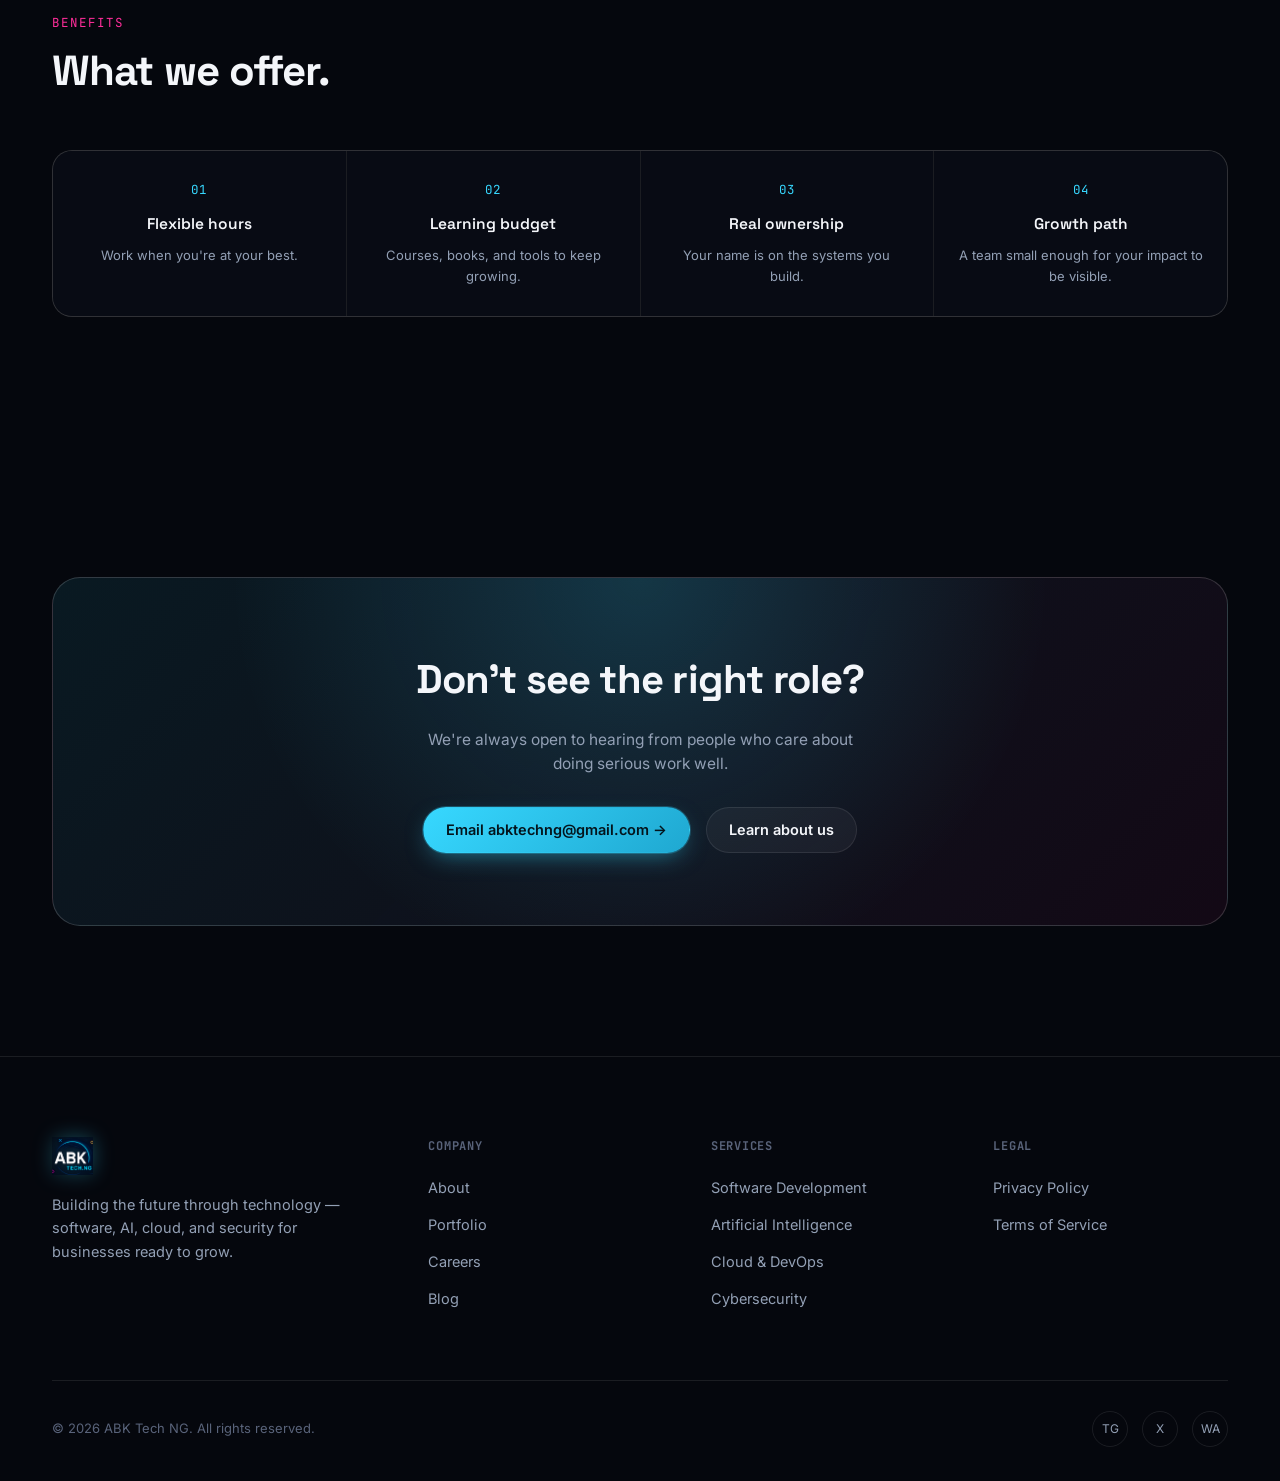
<file: careers.html>
<!DOCTYPE html>
<html lang="en">
<head>
<meta charset="UTF-8">
<meta name="viewport" content="width=device-width, initial-scale=1.0">
<title>Careers — ABK Tech NG</title>
<meta name="description" content="Open roles and culture at ABK Tech NG — join a team building serious software, AI, and infrastructure.">

<meta property="og:type" content="website">
<meta property="og:title" content="Careers — ABK Tech NG">
<meta property="og:description" content="Open roles and culture at ABK Tech NG — join a team building serious software, AI, and infrastructure.">
<meta property="og:url" content="https://abktech.ng/careers.html">
<meta property="og:image" content="https://abktech.ng/images/logo-full.jpg">
<meta name="twitter:card" content="summary_large_image">
<meta name="twitter:title" content="Careers — ABK Tech NG">
<meta name="twitter:description" content="Open roles and culture at ABK Tech NG — join a team building serious software, AI, and infrastructure.">
<meta name="twitter:image" content="https://abktech.ng/images/logo-full.jpg">

<link rel="icon" type="image/png" href="images/favicon-32.png">
<link rel="apple-touch-icon" href="images/favicon-180.png">

<link rel="preconnect" href="https://fonts.googleapis.com">
<link rel="preconnect" href="https://fonts.gstatic.com" crossorigin>
<link href="https://fonts.googleapis.com/css2?family=Space+Grotesk:wght@400;500;600;700&family=Inter:wght@400;500;600&family=JetBrains+Mono:wght@400;500&display=swap" rel="stylesheet">

<link rel="stylesheet" href="css/style.css">
<link rel="stylesheet" href="css/animations.css">
<link rel="stylesheet" href="css/responsive.css">
</head>
<body>

<canvas id="circuit-bg"></canvas>
<div class="grain"></div>

<header id="site-header">
  <div class="wrap">
    <nav>
      <a href="index.html" class="logo">
        <img src="images/logo-mark.png" alt="ABK Tech NG" class="logo-img">
      </a>
      <ul class="nav-links">
        <li><a href="services.html">Services</a></li>
        <li><a href="about.html" class="active">About</a></li>
        <li><a href="index.html#why">Why Us</a></li>
        <li><a href="contact.html">Contact</a></li>
      </ul>
      <div class="nav-cta-group">
        <a href="contact.html" class="btn btn-ghost">Get in touch</a>
        <a href="contact.html" class="btn btn-primary">Start a project</a>
      </div>
      <button class="menu-toggle" id="menu-toggle" aria-label="Open menu" aria-expanded="false">
        <span></span><span></span><span></span>
      </button>
    </nav>
  </div>
</header>
<div class="mobile-menu" id="mobile-menu">
  <ul class="mobile-nav-links">
        <li><a href="services.html">Services</a></li>
        <li><a href="about.html" class="active">About</a></li>
        <li><a href="index.html#why">Why Us</a></li>
        <li><a href="contact.html">Contact</a></li>
      </ul>
  <div class="mobile-menu-cta">
    <a href="contact.html" class="btn btn-ghost">Get in touch</a>
    <a href="contact.html" class="btn btn-primary">Start a project</a>
  </div>
</div>



<main>

  <section class="page-hero">
    <div class="wrap">
      <span class="eyebrow"><span class="dot"></span> Careers</span>
      <h1>Build the kind of work you'd be <span class="grad">proud of.</span></h1>
      <p class="lede">We're a small team that cares more about craft than headcount. If that sounds like your kind of place, we'd like to hear from you.</p>
    </div>
  </section>

  <section style="padding-top:0;">
    <div class="wrap">
      <div class="section-head reveal">
        <span class="kicker">Culture</span>
        <h2>What it's actually like here.</h2>
      </div>
      <div class="culture-grid">
        <div class="culture-card reveal"><span class="mark">×</span><h4>Senior-led, not senior-only</h4><p>Experienced engineers lead, but everyone gets real ownership from day one — no busywork tier.</p></div>
        <div class="culture-card reveal"><span class="mark">○</span><h4>Direct feedback</h4><p>We tell each other the truth about work quickly and kindly — it's faster and more respectful than letting things slide.</p></div>
        <div class="culture-card reveal"><span class="mark">◇</span><h4>Remote-friendly</h4><p>We care about outcomes, not hours logged at a desk. Work how you do your best work.</p></div>
      </div>
    </div>
  </section>

  <section>
    <div class="wrap">
      <div class="section-head reveal">
        <span class="kicker">Open positions</span>
        <h2>No open roles right now.</h2>
        <p>We're a small team and hire deliberately as real work demands it. That said, we're always glad to hear from strong people — send your background below.</p>
      </div>
    </div>
  </section>

  <section>
    <div class="wrap">
      <div class="section-head reveal">
        <span class="kicker">Benefits</span>
        <h2>What we offer.</h2>
      </div>
      <div class="benefits-strip reveal">
        <div class="benefit-item"><span class="num">01</span><h4>Flexible hours</h4><p>Work when you're at your best.</p></div>
        <div class="benefit-item"><span class="num">02</span><h4>Learning budget</h4><p>Courses, books, and tools to keep growing.</p></div>
        <div class="benefit-item"><span class="num">03</span><h4>Real ownership</h4><p>Your name is on the systems you build.</p></div>
        <div class="benefit-item"><span class="num">04</span><h4>Growth path</h4><p>A team small enough for your impact to be visible.</p></div>
      </div>
    </div>
  </section>

  <section id="contact">
    <div class="wrap">
      <div class="cta-banner reveal">
        <h2>Don't see the right role?</h2>
        <p>We're always open to hearing from people who care about doing serious work well.</p>
        <div class="cta-ctas">
          <a href="mailto:abktechng@gmail.com" class="btn btn-primary">Email abktechng@gmail.com →</a>
          <a href="about.html" class="btn btn-ghost">Learn about us</a>
        </div>
      </div>
    </div>
  </section>

</main>

<footer>
  <div class="wrap">
    <div class="footer-top">
      <div class="footer-brand">
        <a href="index.html" class="logo"><img src="images/logo-mark.png" alt="ABK Tech NG" class="logo-img"></a>
        <p>Building the future through technology — software, AI, cloud, and security for businesses ready to grow.</p>
      </div>
      <div class="footer-col">
        <h5>Company</h5>
        <ul><li><a href="about.html">About</a></li><li><a href="portfolio.html">Portfolio</a></li><li><a href="careers.html">Careers</a></li><li><a href="blog.html">Blog</a></li></ul>
      </div>
      <div class="footer-col">
        <h5>Services</h5>
        <ul><li><a href="services.html">Software Development</a></li><li><a href="services.html">Artificial Intelligence</a></li><li><a href="services.html">Cloud & DevOps</a></li><li><a href="services.html">Cybersecurity</a></li></ul>
      </div>
      <div class="footer-col">
        <h5>Legal</h5>
        <ul><li><a href="privacy.html">Privacy Policy</a></li><li><a href="terms.html">Terms of Service</a></li></ul>
      </div>
    </div>
    <div class="footer-bottom">
      <span>© 2026 ABK Tech NG. All rights reserved.</span>
      <div class="footer-social">
        <a href="https://t.me/Abk_tech_Ng" target="_blank" rel="noopener" aria-label="Telegram">TG</a>
        <a href="https://x.com/Abk_tech_ng" target="_blank" rel="noopener" aria-label="X / Twitter">X</a>
        <a href="https://wa.me/2347046644623" target="_blank" rel="noopener" aria-label="WhatsApp">WA</a>
      </div>
    </div>
  </div>
</footer>

<script src="js/particles.js" defer></script>
<script src="js/main.js" defer></script>

</body>
</html>
</file>
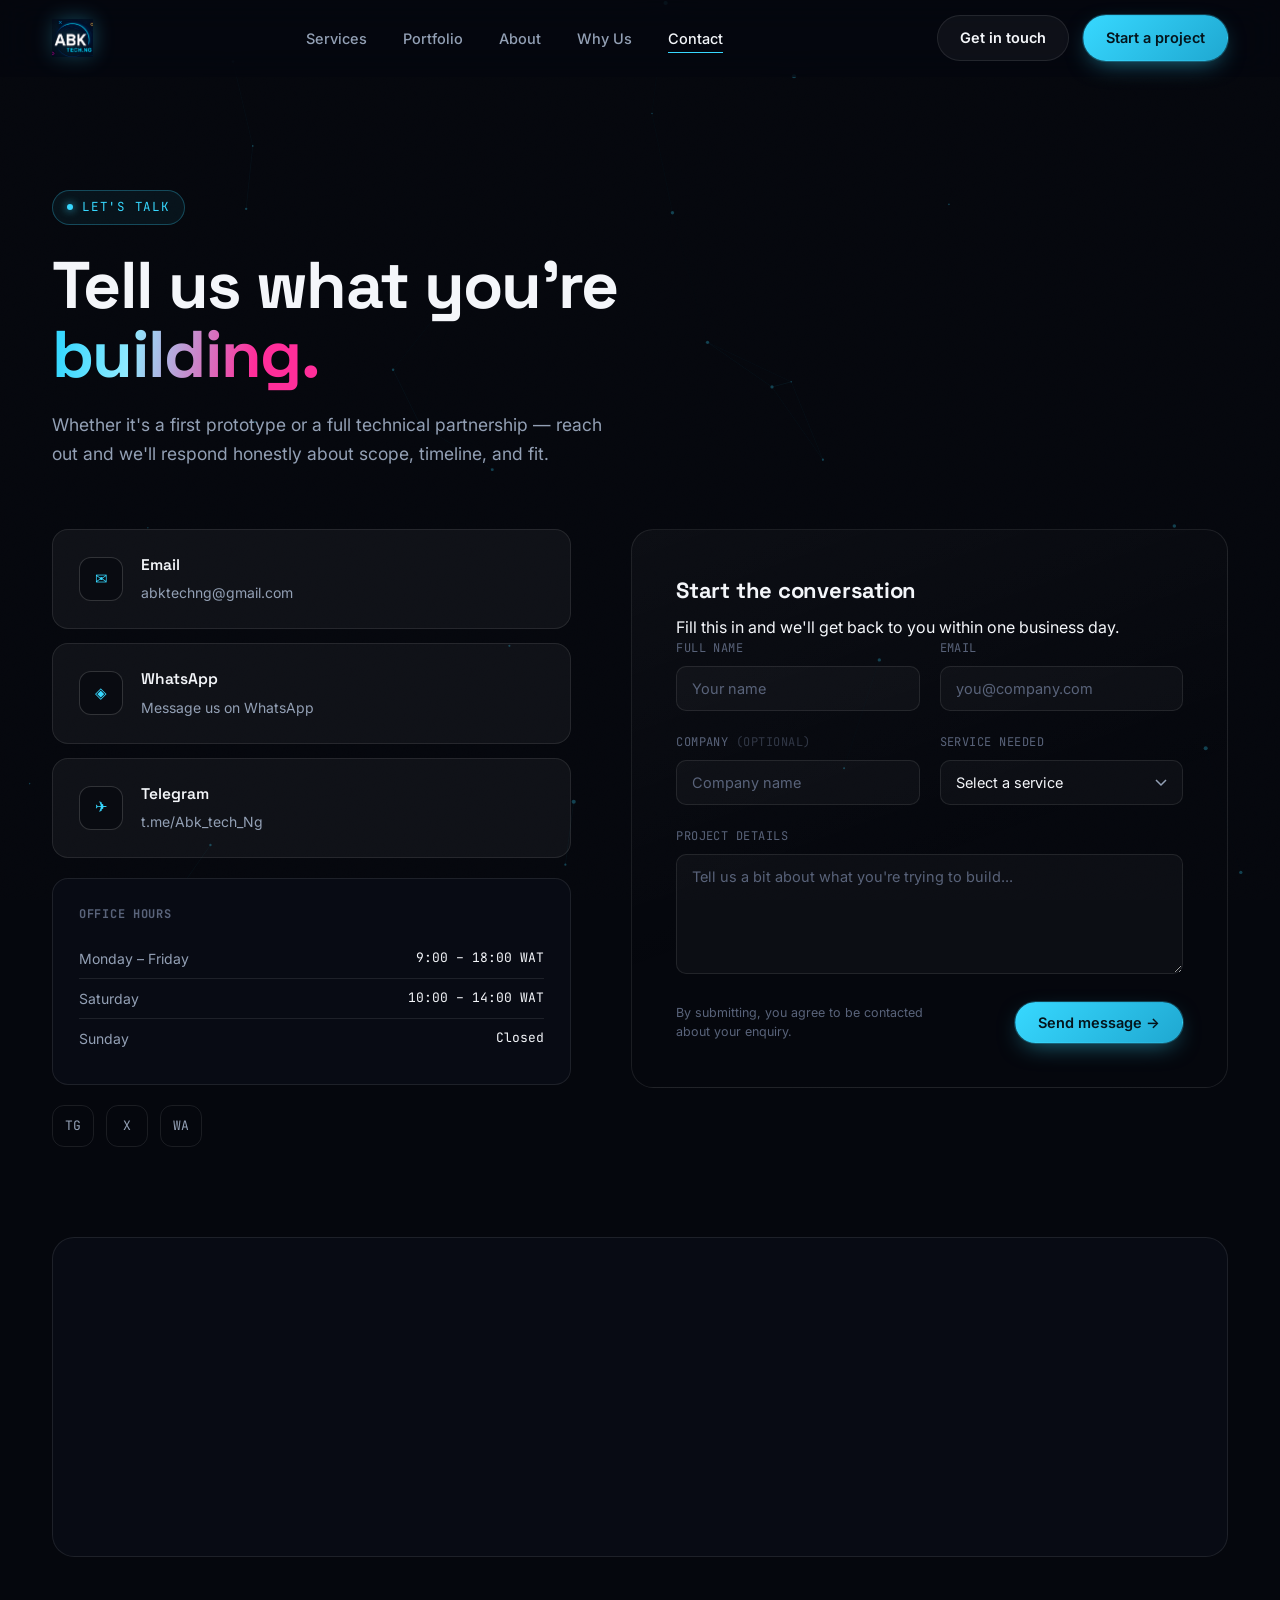
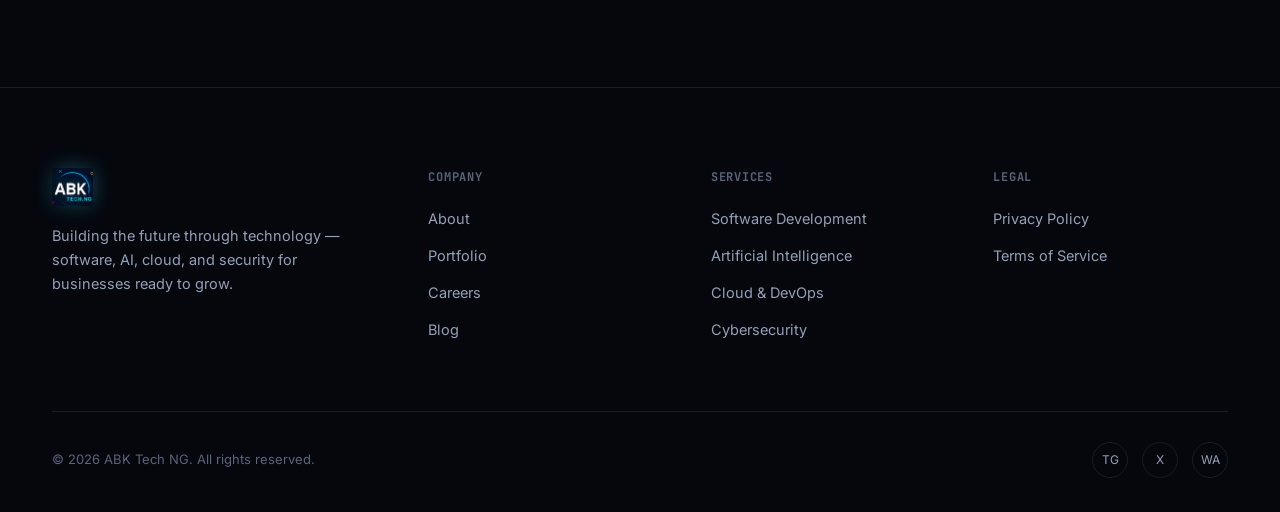
<file: contact.html>
<!DOCTYPE html>
<html lang="en">
<head>
<meta charset="UTF-8">
<meta name="viewport" content="width=device-width, initial-scale=1.0">
<title>Contact — ABK Tech NG</title>
<meta name="description" content="Get in touch with ABK Tech NG — start a project, ask a question, or talk through what you're building.">

<meta property="og:type" content="website">
<meta property="og:title" content="Contact — ABK Tech NG">
<meta property="og:description" content="Get in touch with ABK Tech NG — start a project, ask a question, or talk through what you're building.">
<meta property="og:url" content="https://abktech.ng/contact.html">
<meta property="og:image" content="https://abktech.ng/images/logo-full.jpg">
<meta name="twitter:card" content="summary_large_image">
<meta name="twitter:title" content="Contact — ABK Tech NG">
<meta name="twitter:description" content="Get in touch with ABK Tech NG — start a project, ask a question, or talk through what you're building.">
<meta name="twitter:image" content="https://abktech.ng/images/logo-full.jpg">

<link rel="icon" type="image/png" href="images/favicon-32.png">
<link rel="apple-touch-icon" href="images/favicon-180.png">

<link rel="preconnect" href="https://fonts.googleapis.com">
<link rel="preconnect" href="https://fonts.gstatic.com" crossorigin>
<link href="https://fonts.googleapis.com/css2?family=Space+Grotesk:wght@400;500;600;700&family=Inter:wght@400;500;600&family=JetBrains+Mono:wght@400;500&display=swap" rel="stylesheet">

<link rel="stylesheet" href="css/style.css">
<link rel="stylesheet" href="css/animations.css">
<link rel="stylesheet" href="css/responsive.css">
</head>
<body>

<canvas id="circuit-bg"></canvas>
<div class="grain"></div>

<header id="site-header">
  <div class="wrap">
    <nav>
      <a href="index.html" class="logo">
        <img src="images/logo-mark.png" alt="ABK Tech NG" class="logo-img">
      </a>
      <ul class="nav-links">
        <li><a href="services.html">Services</a></li>
        <li><a href="portfolio.html">Portfolio</a></li>
        <li><a href="about.html">About</a></li>
        <li><a href="index.html#why">Why Us</a></li>
        <li><a href="contact.html" class="active">Contact</a></li>
      </ul>
      <div class="nav-cta-group">
        <a href="contact.html" class="btn btn-ghost">Get in touch</a>
        <a href="contact.html" class="btn btn-primary">Start a project</a>
      </div>
      <button class="menu-toggle" id="menu-toggle" aria-label="Open menu" aria-expanded="false">
        <span></span><span></span><span></span>
      </button>
    </nav>
  </div>
</header>
<div class="mobile-menu" id="mobile-menu">
  <ul class="mobile-nav-links">
        <li><a href="services.html">Services</a></li>
        <li><a href="portfolio.html">Portfolio</a></li>
        <li><a href="about.html">About</a></li>
        <li><a href="index.html#why">Why Us</a></li>
        <li><a href="contact.html" class="active">Contact</a></li>
      </ul>
  <div class="mobile-menu-cta">
    <a href="contact.html" class="btn btn-ghost">Get in touch</a>
    <a href="contact.html" class="btn btn-primary">Start a project</a>
  </div>
</div>


<main>

  <section class="page-hero">
    <div class="wrap">
      <span class="eyebrow"><span class="dot"></span> Let's talk</span>
      <h1>Tell us what you're <span class="grad">building.</span></h1>
      <p class="lede">Whether it's a first prototype or a full technical partnership — reach out and we'll respond honestly about scope, timeline, and fit.</p>
    </div>
  </section>

  <section style="padding-top:0;">
    <div class="wrap">
      <div class="contact-grid reveal">

        <div class="contact-info">
          <div class="info-card">
            <div class="info-icon">✉</div>
            <div><h4>Email</h4><a class="info-link" href="mailto:abktechng@gmail.com">abktechng@gmail.com</a></div>
          </div>
          <div class="info-card">
            <div class="info-icon">◈</div>
            <div><h4>WhatsApp</h4><a class="info-link" href="https://wa.me/2347046644623" target="_blank" rel="noopener">Message us on WhatsApp</a></div>
          </div>
          <div class="info-card">
            <div class="info-icon">✈</div>
            <div><h4>Telegram</h4><a class="info-link" href="https://t.me/Abk_tech_Ng" target="_blank" rel="noopener">t.me/Abk_tech_Ng</a></div>
          </div>

          <div class="hours-card">
            <h4>Office Hours</h4>
            <div class="hours-row"><span>Monday – Friday</span><span>9:00 – 18:00 WAT</span></div>
            <div class="hours-row"><span>Saturday</span><span>10:00 – 14:00 WAT</span></div>
            <div class="hours-row"><span>Sunday</span><span>Closed</span></div>
          </div>

          <div class="social-row">
            <a href="https://t.me/Abk_tech_Ng" target="_blank" rel="noopener" aria-label="Telegram">TG</a>
            <a href="https://x.com/Abk_tech_ng" target="_blank" rel="noopener" aria-label="X / Twitter">X</a>
            <a href="https://wa.me/2347046644623" target="_blank" rel="noopener" aria-label="WhatsApp">WA</a>
          </div>
        </div>

        <div class="form-panel">

          <form id="contact-form" novalidate>
            <input type="hidden" name="form_type" value="Project enquiry">
            <h3>Start the conversation</h3>
            <p>Fill this in and we'll get back to you within one business day.</p>

            <div class="form-row">
              <div class="field" data-field="name">
                <label for="name">Full name</label>
                <input type="text" id="name" name="name" placeholder="Your name">
                <span class="field-error">Please enter your name.</span>
              </div>
              <div class="field" data-field="email">
                <label for="email">Email</label>
                <input type="email" id="email" name="email" placeholder="you@company.com">
                <span class="field-error">Please enter a valid email.</span>
              </div>
            </div>

            <div class="form-row">
              <div class="field" data-field="company">
                <label for="company">Company <span style="opacity:.5">(optional)</span></label>
                <input type="text" id="company" name="company" placeholder="Company name">
              </div>
              <div class="field" data-field="service">
                <label for="service">Service needed</label>
                <select id="service" name="service">
                  <option value="">Select a service</option>
                  <option>Software Development</option>
                  <option>Artificial Intelligence</option>
                  <option>Cloud & DevOps</option>
                  <option>Cybersecurity</option>
                  <option>Product & Brand Design</option>
                  <option>Digital Transformation</option>
                  <option>Something else</option>
                </select>
                <span class="field-error">Please select a service.</span>
              </div>
            </div>

            <div class="field" data-field="message">
              <label for="message">Project details</label>
              <textarea id="message" name="message" placeholder="Tell us a bit about what you're trying to build..."></textarea>
              <span class="field-error">Please add a few details about your project.</span>
            </div>

            <div class="form-foot">
              <p class="form-note">By submitting, you agree to be contacted about your enquiry.</p>
              <button type="submit" class="btn btn-primary" id="submit-btn">Send message →</button>
            </div>
          </form>

          <div class="success-state" id="success-state">
            <div class="success-icon">✓</div>
            <h3>Message received</h3>
            <p>Thanks for reaching out — a member of the ABK Tech NG team will get back to you within one business day.</p>
          </div>

        </div>
      </div>

      <div class="map-block reveal">
        <iframe
          src="https://www.google.com/maps?q=Kano,Nigeria&output=embed"
          width="100%"
          height="100%"
          style="border:0; position:absolute; inset:0;"
          allowfullscreen=""
          loading="lazy"
          referrerpolicy="no-referrer-when-downgrade"
          title="ABK Tech NG location map">
        </iframe>
      </div>
    </div>
  </section>

</main>

<footer>
  <div class="wrap">
    <div class="footer-top">
      <div class="footer-brand">
        <a href="index.html" class="logo"><img src="images/logo-mark.png" alt="ABK Tech NG" class="logo-img"></a>
        <p>Building the future through technology — software, AI, cloud, and security for businesses ready to grow.</p>
      </div>
      <div class="footer-col">
        <h5>Company</h5>
        <ul><li><a href="about.html">About</a></li><li><a href="portfolio.html">Portfolio</a></li><li><a href="careers.html">Careers</a></li><li><a href="blog.html">Blog</a></li></ul>
      </div>
      <div class="footer-col">
        <h5>Services</h5>
        <ul><li><a href="services.html">Software Development</a></li><li><a href="services.html">Artificial Intelligence</a></li><li><a href="services.html">Cloud & DevOps</a></li><li><a href="services.html">Cybersecurity</a></li></ul>
      </div>
      <div class="footer-col">
        <h5>Legal</h5>
        <ul><li><a href="privacy.html">Privacy Policy</a></li><li><a href="terms.html">Terms of Service</a></li></ul>
      </div>
    </div>
    <div class="footer-bottom">
      <span>© 2026 ABK Tech NG. All rights reserved.</span>
      <div class="footer-social">
        <a href="https://t.me/Abk_tech_Ng" target="_blank" rel="noopener" aria-label="Telegram">TG</a>
        <a href="https://x.com/Abk_tech_ng" target="_blank" rel="noopener" aria-label="X / Twitter">X</a>
        <a href="https://wa.me/2347046644623" target="_blank" rel="noopener" aria-label="WhatsApp">WA</a>
      </div>
    </div>
  </div>
</footer>

<script src="js/particles.js" defer></script>
<script src="js/main.js" defer></script>

</body>
</html>
</file>
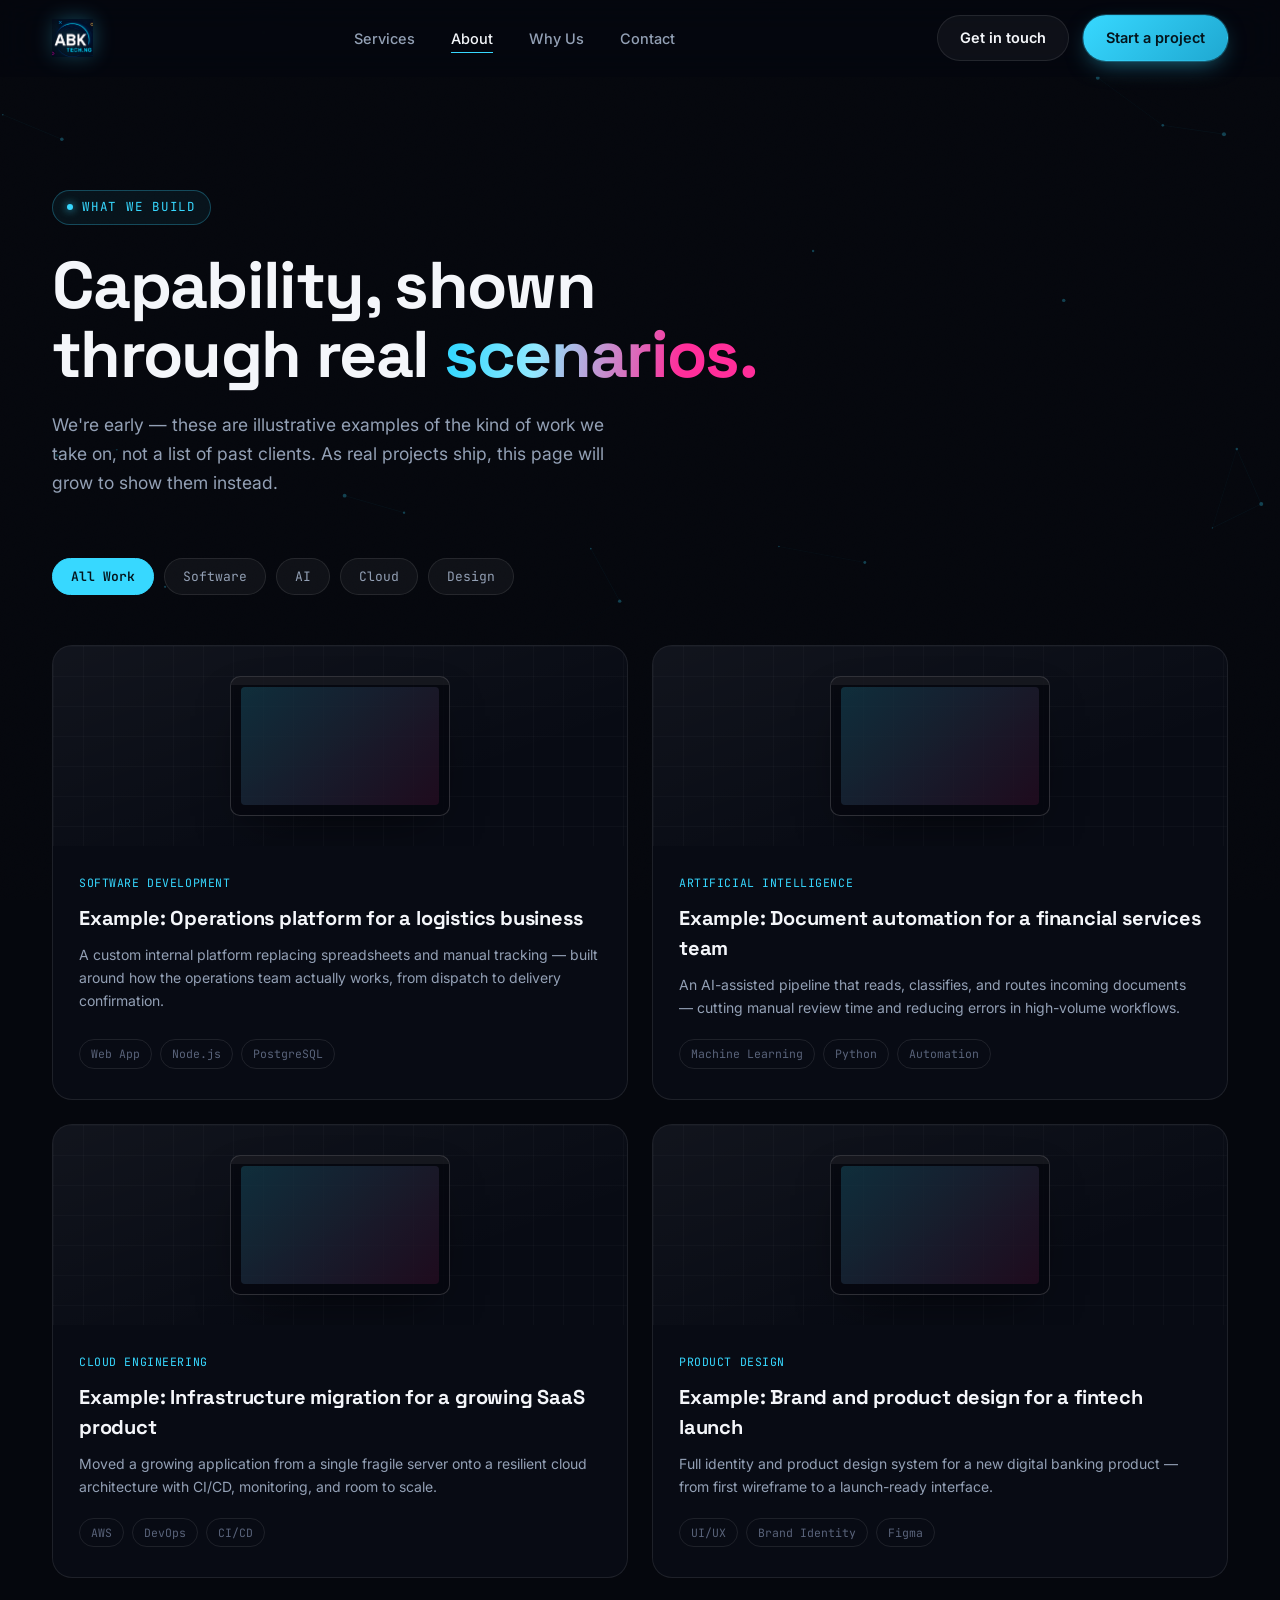
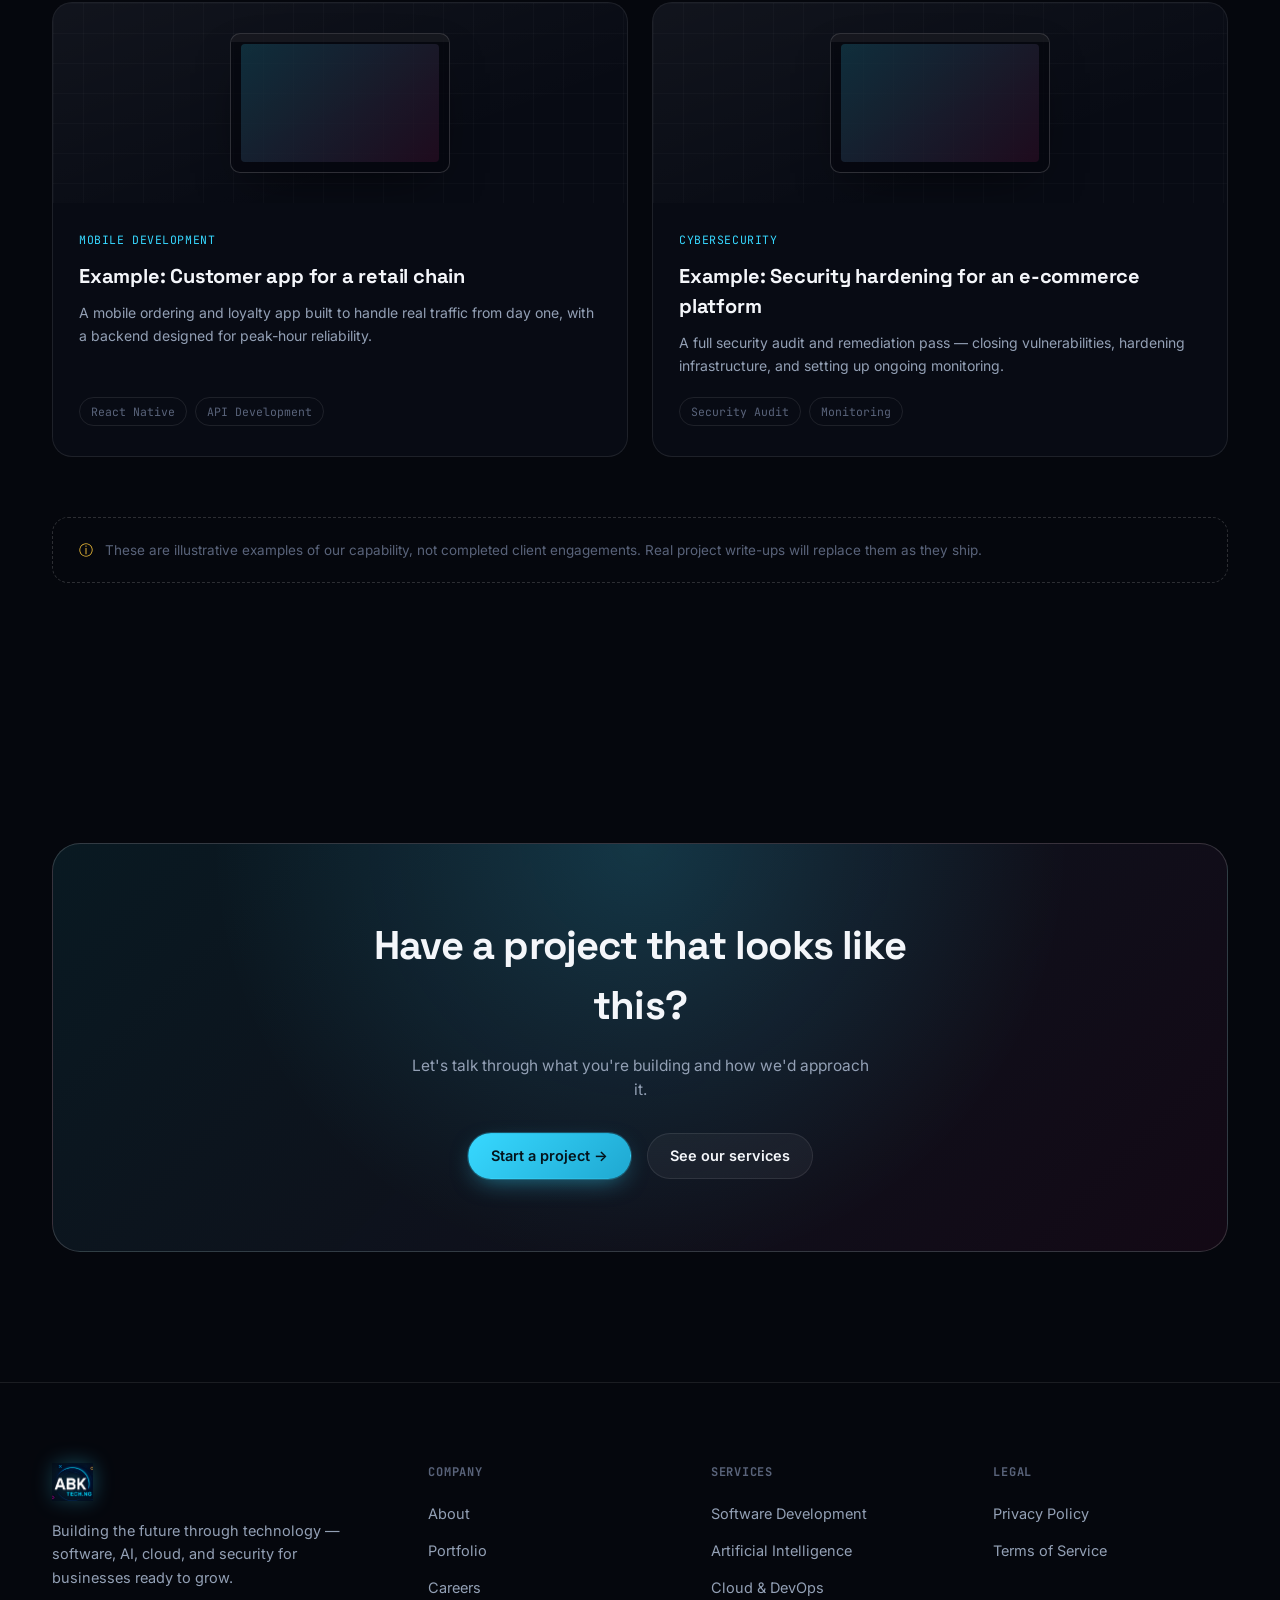
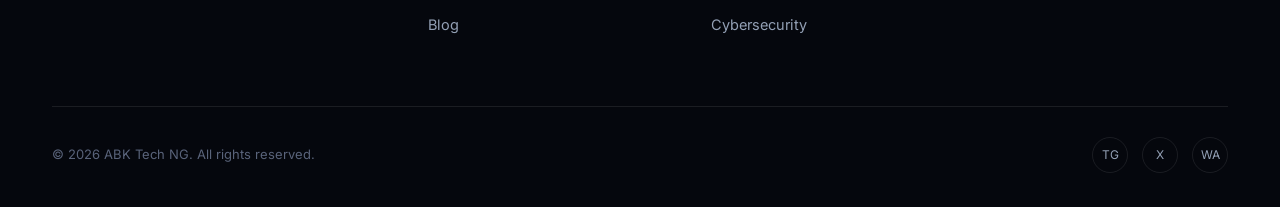
<file: portfolio.html>
<!DOCTYPE html>
<html lang="en">
<head>
<meta charset="UTF-8">
<meta name="viewport" content="width=device-width, initial-scale=1.0">
<title>Portfolio — ABK Tech NG</title>
<meta name="description" content="Selected project work from ABK Tech NG across software, AI, cloud and cybersecurity.">

<meta property="og:type" content="website">
<meta property="og:title" content="Portfolio — ABK Tech NG">
<meta property="og:description" content="Selected project work from ABK Tech NG across software, AI, cloud and cybersecurity.">
<meta property="og:url" content="https://abktech.ng/portfolio.html">
<meta property="og:image" content="https://abktech.ng/images/logo-full.jpg">
<meta name="twitter:card" content="summary_large_image">
<meta name="twitter:title" content="Portfolio — ABK Tech NG">
<meta name="twitter:description" content="Selected project work from ABK Tech NG across software, AI, cloud and cybersecurity.">
<meta name="twitter:image" content="https://abktech.ng/images/logo-full.jpg">

<link rel="icon" type="image/png" href="images/favicon-32.png">
<link rel="apple-touch-icon" href="images/favicon-180.png">

<link rel="preconnect" href="https://fonts.googleapis.com">
<link rel="preconnect" href="https://fonts.gstatic.com" crossorigin>
<link href="https://fonts.googleapis.com/css2?family=Space+Grotesk:wght@400;500;600;700&family=Inter:wght@400;500;600&family=JetBrains+Mono:wght@400;500&display=swap" rel="stylesheet">

<link rel="stylesheet" href="css/style.css">
<link rel="stylesheet" href="css/animations.css">
<link rel="stylesheet" href="css/responsive.css">
</head>
<body>

<canvas id="circuit-bg"></canvas>
<div class="grain"></div>

<header id="site-header">
  <div class="wrap">
    <nav>
      <a href="index.html" class="logo">
        <img src="images/logo-mark.png" alt="ABK Tech NG" class="logo-img">
      </a>
      <ul class="nav-links">
        <li><a href="services.html">Services</a></li>
        <li><a href="about.html" class="active">About</a></li>
        <li><a href="index.html#why">Why Us</a></li>
        <li><a href="contact.html">Contact</a></li>
      </ul>
      <div class="nav-cta-group">
        <a href="contact.html" class="btn btn-ghost">Get in touch</a>
        <a href="contact.html" class="btn btn-primary">Start a project</a>
      </div>
      <button class="menu-toggle" id="menu-toggle" aria-label="Open menu" aria-expanded="false">
        <span></span><span></span><span></span>
      </button>
    </nav>
  </div>
</header>
<div class="mobile-menu" id="mobile-menu">
  <ul class="mobile-nav-links">
        <li><a href="services.html">Services</a></li>
        <li><a href="about.html" class="active">About</a></li>
        <li><a href="index.html#why">Why Us</a></li>
        <li><a href="contact.html">Contact</a></li>
      </ul>
  <div class="mobile-menu-cta">
    <a href="contact.html" class="btn btn-ghost">Get in touch</a>
    <a href="contact.html" class="btn btn-primary">Start a project</a>
  </div>
</div>



<main>

  <section class="page-hero">
    <div class="wrap">
      <span class="eyebrow"><span class="dot"></span> What we build</span>
      <h1>Capability, shown through real <span class="grad">scenarios.</span></h1>
      <p class="lede">We're early — these are illustrative examples of the kind of work we take on, not a list of past clients. As real projects ship, this page will grow to show them instead.</p>
    </div>
  </section>

  <section style="padding-top:0;">
    <div class="wrap">

      <div class="filter-row reveal">
        <button class="filter-btn active" data-filter="all">All Work</button>
        <button class="filter-btn" data-filter="software">Software</button>
        <button class="filter-btn" data-filter="ai">AI</button>
        <button class="filter-btn" data-filter="cloud">Cloud</button>
        <button class="filter-btn" data-filter="design">Design</button>
      </div>

      <div class="portfolio-grid" id="portfolio-grid">

        <div class="case-card reveal" data-category="software">
          <div class="case-visual"><div class="grid-lines"></div>
            <div class="device-mock"><div class="bar"></div></div>
          </div>
          <div class="case-body">
            <span class="case-tag">Software Development</span>
            <h3>Example: Operations platform for a logistics business</h3>
            <p>A custom internal platform replacing spreadsheets and manual tracking — built around how the operations team actually works, from dispatch to delivery confirmation.</p>
            <div class="case-meta"><span>Web App</span><span>Node.js</span><span>PostgreSQL</span></div>
          </div>
        </div>

        <div class="case-card reveal" data-category="ai">
          <div class="case-visual"><div class="grid-lines"></div>
            <div class="device-mock"><div class="bar"></div></div>
          </div>
          <div class="case-body">
            <span class="case-tag">Artificial Intelligence</span>
            <h3>Example: Document automation for a financial services team</h3>
            <p>An AI-assisted pipeline that reads, classifies, and routes incoming documents — cutting manual review time and reducing errors in high-volume workflows.</p>
            <div class="case-meta"><span>Machine Learning</span><span>Python</span><span>Automation</span></div>
          </div>
        </div>

        <div class="case-card reveal" data-category="cloud">
          <div class="case-visual"><div class="grid-lines"></div>
            <div class="device-mock"><div class="bar"></div></div>
          </div>
          <div class="case-body">
            <span class="case-tag">Cloud Engineering</span>
            <h3>Example: Infrastructure migration for a growing SaaS product</h3>
            <p>Moved a growing application from a single fragile server onto a resilient cloud architecture with CI/CD, monitoring, and room to scale.</p>
            <div class="case-meta"><span>AWS</span><span>DevOps</span><span>CI/CD</span></div>
          </div>
        </div>

        <div class="case-card reveal" data-category="design">
          <div class="case-visual"><div class="grid-lines"></div>
            <div class="device-mock"><div class="bar"></div></div>
          </div>
          <div class="case-body">
            <span class="case-tag">Product Design</span>
            <h3>Example: Brand and product design for a fintech launch</h3>
            <p>Full identity and product design system for a new digital banking product — from first wireframe to a launch-ready interface.</p>
            <div class="case-meta"><span>UI/UX</span><span>Brand Identity</span><span>Figma</span></div>
          </div>
        </div>

        <div class="case-card reveal" data-category="software">
          <div class="case-visual"><div class="grid-lines"></div>
            <div class="device-mock"><div class="bar"></div></div>
          </div>
          <div class="case-body">
            <span class="case-tag">Mobile Development</span>
            <h3>Example: Customer app for a retail chain</h3>
            <p>A mobile ordering and loyalty app built to handle real traffic from day one, with a backend designed for peak-hour reliability.</p>
            <div class="case-meta"><span>React Native</span><span>API Development</span></div>
          </div>
        </div>

        <div class="case-card reveal" data-category="cloud">
          <div class="case-visual"><div class="grid-lines"></div>
            <div class="device-mock"><div class="bar"></div></div>
          </div>
          <div class="case-body">
            <span class="case-tag">Cybersecurity</span>
            <h3>Example: Security hardening for an e-commerce platform</h3>
            <p>A full security audit and remediation pass — closing vulnerabilities, hardening infrastructure, and setting up ongoing monitoring.</p>
            <div class="case-meta"><span>Security Audit</span><span>Monitoring</span></div>
          </div>
        </div>

      </div>

      <div class="note-banner reveal">
        <span class="icon">ⓘ</span>
        <span>These are illustrative examples of our capability, not completed client engagements. Real project write-ups will replace them as they ship.</span>
      </div>

    </div>
  </section>

  <section id="contact">
    <div class="wrap">
      <div class="cta-banner reveal">
        <h2>Have a project that looks like this?</h2>
        <p>Let's talk through what you're building and how we'd approach it.</p>
        <div class="cta-ctas">
          <a href="contact.html" class="btn btn-primary">Start a project →</a>
          <a href="services.html" class="btn btn-ghost">See our services</a>
        </div>
      </div>
    </div>
  </section>

</main>

<footer>
  <div class="wrap">
    <div class="footer-top">
      <div class="footer-brand">
        <a href="index.html" class="logo"><img src="images/logo-mark.png" alt="ABK Tech NG" class="logo-img"></a>
        <p>Building the future through technology — software, AI, cloud, and security for businesses ready to grow.</p>
      </div>
      <div class="footer-col">
        <h5>Company</h5>
        <ul><li><a href="about.html">About</a></li><li><a href="portfolio.html">Portfolio</a></li><li><a href="careers.html">Careers</a></li><li><a href="blog.html">Blog</a></li></ul>
      </div>
      <div class="footer-col">
        <h5>Services</h5>
        <ul><li><a href="services.html">Software Development</a></li><li><a href="services.html">Artificial Intelligence</a></li><li><a href="services.html">Cloud & DevOps</a></li><li><a href="services.html">Cybersecurity</a></li></ul>
      </div>
      <div class="footer-col">
        <h5>Legal</h5>
        <ul><li><a href="privacy.html">Privacy Policy</a></li><li><a href="terms.html">Terms of Service</a></li></ul>
      </div>
    </div>
    <div class="footer-bottom">
      <span>© 2026 ABK Tech NG. All rights reserved.</span>
      <div class="footer-social">
        <a href="https://t.me/Abk_tech_Ng" target="_blank" rel="noopener" aria-label="Telegram">TG</a>
        <a href="https://x.com/Abk_tech_ng" target="_blank" rel="noopener" aria-label="X / Twitter">X</a>
        <a href="https://wa.me/2347046644623" target="_blank" rel="noopener" aria-label="WhatsApp">WA</a>
      </div>
    </div>
  </div>
</footer>

<script src="js/particles.js" defer></script>
<script src="js/main.js" defer></script>

</body>
</html>
</file>
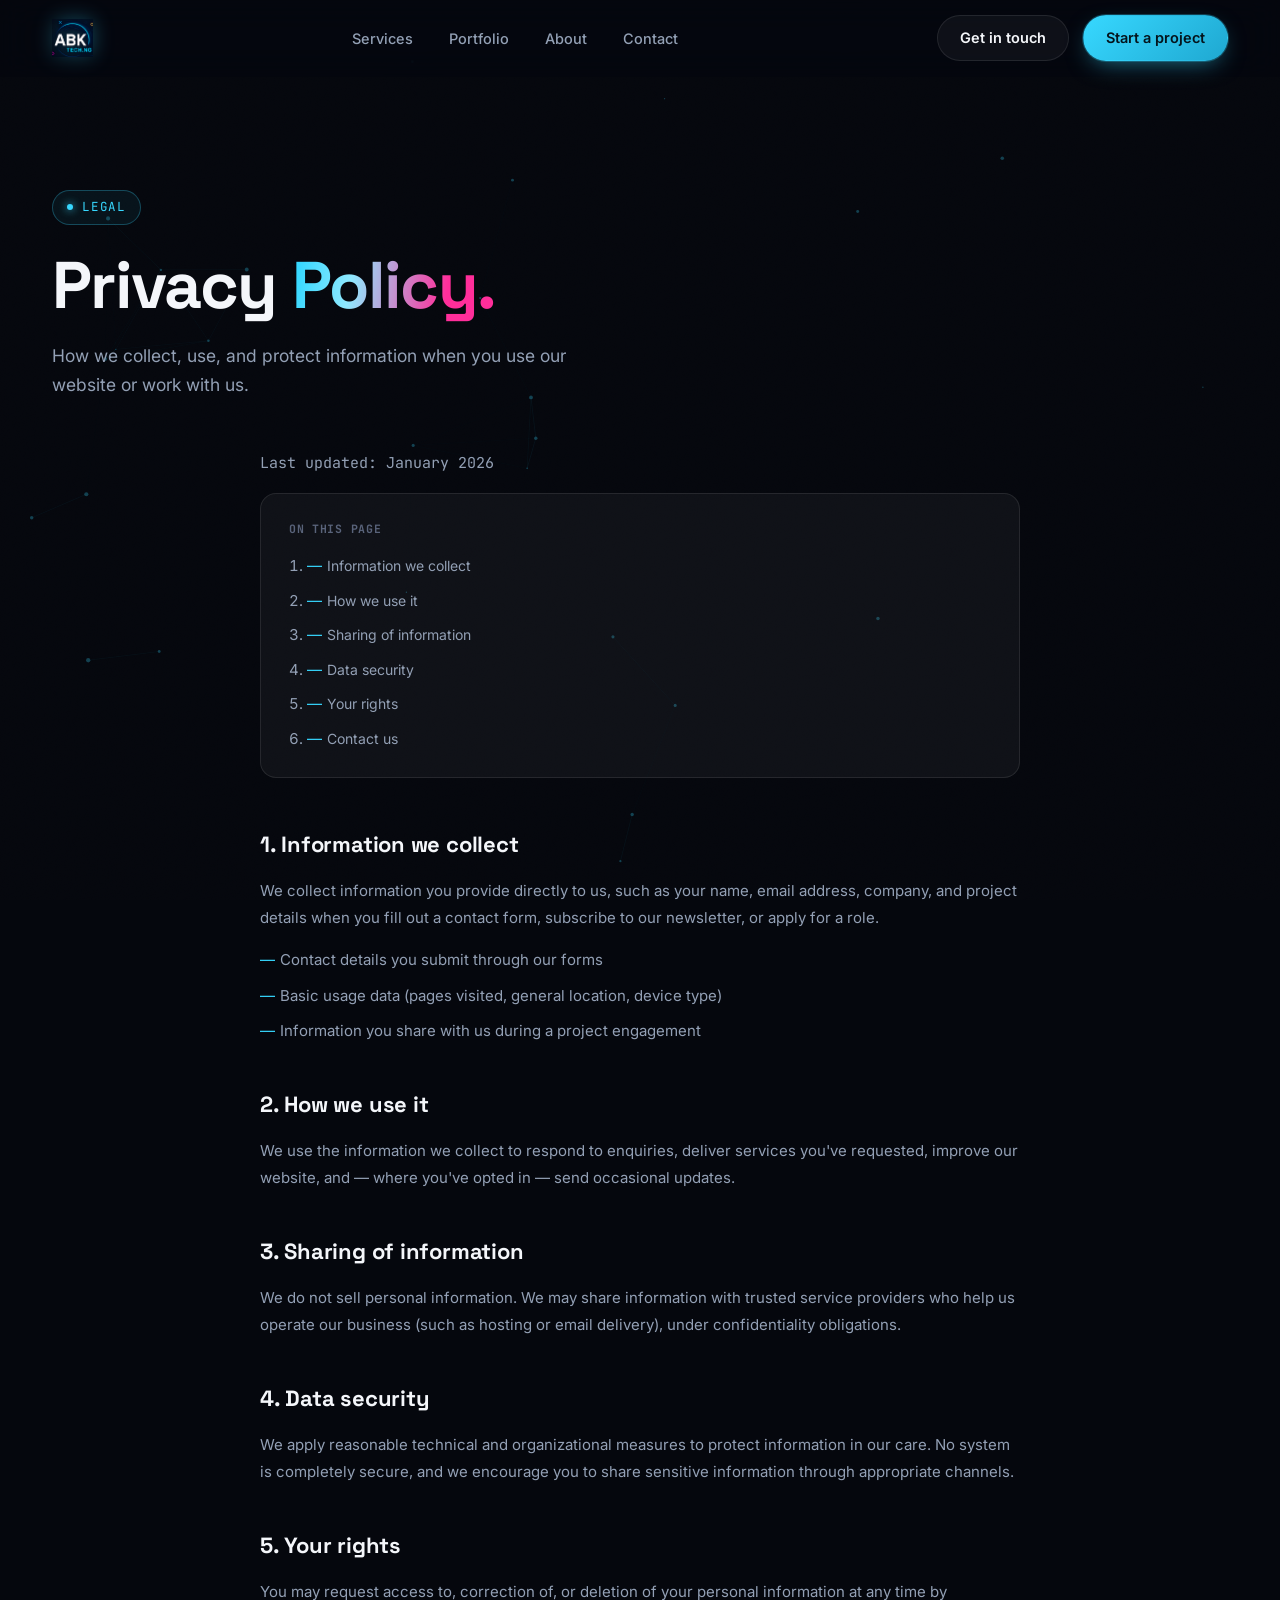
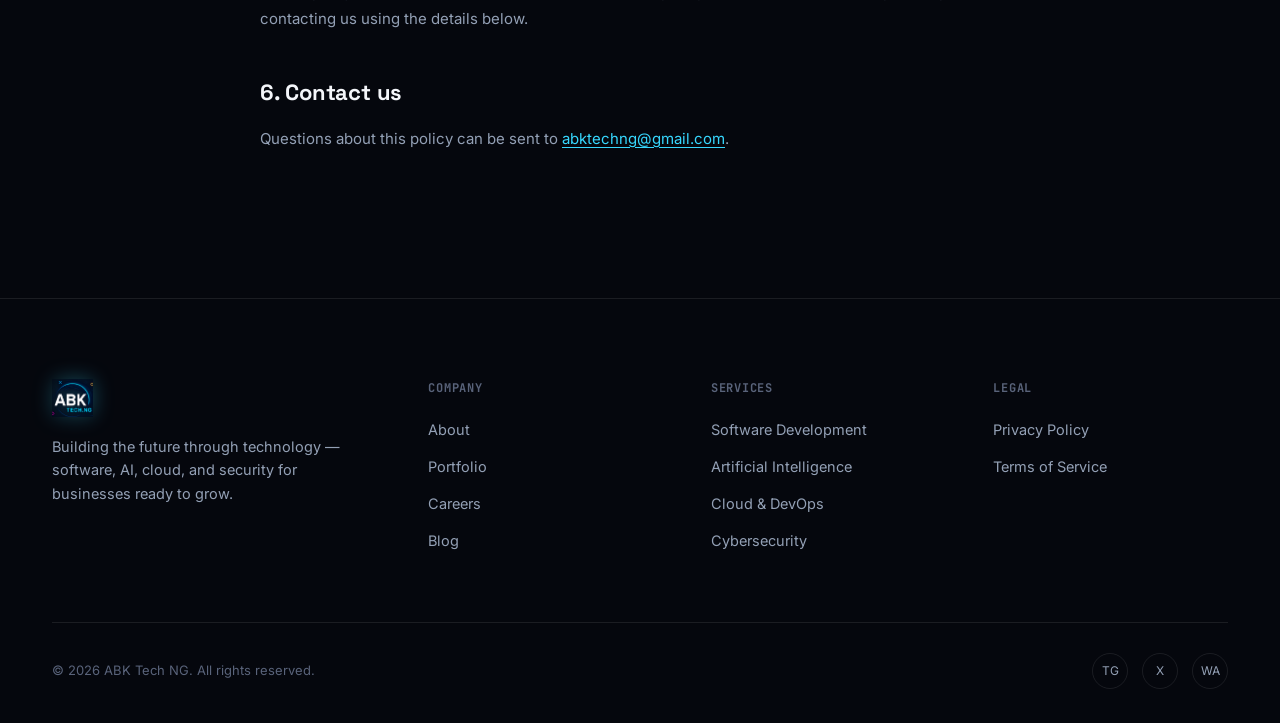
<file: privacy.html>
<!DOCTYPE html>
<html lang="en">
<head>
<meta charset="UTF-8">
<meta name="viewport" content="width=device-width, initial-scale=1.0">
<title>Privacy Policy — ABK Tech NG</title>
<meta name="description" content="How ABK Tech NG collects, uses, and protects your information.">

<meta property="og:type" content="website">
<meta property="og:title" content="Privacy Policy — ABK Tech NG">
<meta property="og:description" content="How ABK Tech NG collects, uses, and protects your information.">
<meta property="og:url" content="https://abktech.ng/privacy.html">
<meta property="og:image" content="https://abktech.ng/images/logo-full.jpg">
<meta name="twitter:card" content="summary_large_image">
<meta name="twitter:title" content="Privacy Policy — ABK Tech NG">
<meta name="twitter:description" content="How ABK Tech NG collects, uses, and protects your information.">
<meta name="twitter:image" content="https://abktech.ng/images/logo-full.jpg">

<link rel="icon" type="image/png" href="images/favicon-32.png">
<link rel="apple-touch-icon" href="images/favicon-180.png">

<link rel="preconnect" href="https://fonts.googleapis.com">
<link rel="preconnect" href="https://fonts.gstatic.com" crossorigin>
<link href="https://fonts.googleapis.com/css2?family=Space+Grotesk:wght@400;500;600;700&family=Inter:wght@400;500;600&family=JetBrains+Mono:wght@400;500&display=swap" rel="stylesheet">

<link rel="stylesheet" href="css/style.css">
<link rel="stylesheet" href="css/animations.css">
<link rel="stylesheet" href="css/responsive.css">
</head>
<body>

<canvas id="circuit-bg"></canvas>
<div class="grain"></div>

<header id="site-header">
  <div class="wrap">
    <nav>
      <a href="index.html" class="logo">
        <img src="images/logo-mark.png" alt="ABK Tech NG" class="logo-img">
      </a>
      <ul class="nav-links">
        <li><a href="services.html">Services</a></li>
        <li><a href="portfolio.html">Portfolio</a></li>
        <li><a href="about.html">About</a></li>
        <li><a href="contact.html">Contact</a></li>
      </ul>
      <div class="nav-cta-group">
        <a href="contact.html" class="btn btn-ghost">Get in touch</a>
        <a href="contact.html" class="btn btn-primary">Start a project</a>
      </div>
      <button class="menu-toggle" id="menu-toggle" aria-label="Open menu" aria-expanded="false">
        <span></span><span></span><span></span>
      </button>
    </nav>
  </div>
</header>
<div class="mobile-menu" id="mobile-menu">
  <ul class="mobile-nav-links">
        <li><a href="services.html">Services</a></li>
        <li><a href="portfolio.html">Portfolio</a></li>
        <li><a href="about.html">About</a></li>
        <li><a href="contact.html">Contact</a></li>
      </ul>
  <div class="mobile-menu-cta">
    <a href="contact.html" class="btn btn-ghost">Get in touch</a>
    <a href="contact.html" class="btn btn-primary">Start a project</a>
  </div>
</div>



<main>

  <section class="page-hero" style="padding-bottom:50px;">
    <div class="wrap">
      <span class="eyebrow"><span class="dot"></span> Legal</span>
      <h1>Privacy <span class="grad">Policy.</span></h1>
      <p class="lede">How we collect, use, and protect information when you use our website or work with us.</p>
    </div>
  </section>

  <section style="padding-top:0;">
    <div class="wrap">
      <div class="legal-wrap reveal">
        <p class="legal-updated">Last updated: January 2026</p>

        <div class="legal-toc">
          <h5>On this page</h5>
          <ol>
            <li><a href="#collect">Information we collect</a></li>
            <li><a href="#use">How we use it</a></li>
            <li><a href="#sharing">Sharing of information</a></li>
            <li><a href="#security">Data security</a></li>
            <li><a href="#rights">Your rights</a></li>
            <li><a href="#contact-legal">Contact us</a></li>
          </ol>
        </div>

        <h2 id="collect">1. Information we collect</h2>
        <p>We collect information you provide directly to us, such as your name, email address, company, and project details when you fill out a contact form, subscribe to our newsletter, or apply for a role.</p>
        <ul>
          <li>Contact details you submit through our forms</li>
          <li>Basic usage data (pages visited, general location, device type)</li>
          <li>Information you share with us during a project engagement</li>
        </ul>

        <h2 id="use">2. How we use it</h2>
        <p>We use the information we collect to respond to enquiries, deliver services you've requested, improve our website, and — where you've opted in — send occasional updates.</p>

        <h2 id="sharing">3. Sharing of information</h2>
        <p>We do not sell personal information. We may share information with trusted service providers who help us operate our business (such as hosting or email delivery), under confidentiality obligations.</p>

        <h2 id="security">4. Data security</h2>
        <p>We apply reasonable technical and organizational measures to protect information in our care. No system is completely secure, and we encourage you to share sensitive information through appropriate channels.</p>

        <h2 id="rights">5. Your rights</h2>
        <p>You may request access to, correction of, or deletion of your personal information at any time by contacting us using the details below.</p>

        <h2 id="contact-legal">6. Contact us</h2>
        <p>Questions about this policy can be sent to <a href="mailto:abktechng@gmail.com" class="inline-link">abktechng@gmail.com</a>.</p>
      </div>
    </div>
  </section>

</main>

<footer>
  <div class="wrap">
    <div class="footer-top">
      <div class="footer-brand">
        <a href="index.html" class="logo"><img src="images/logo-mark.png" alt="ABK Tech NG" class="logo-img"></a>
        <p>Building the future through technology — software, AI, cloud, and security for businesses ready to grow.</p>
      </div>
      <div class="footer-col">
        <h5>Company</h5>
        <ul><li><a href="about.html">About</a></li><li><a href="portfolio.html">Portfolio</a></li><li><a href="careers.html">Careers</a></li><li><a href="blog.html">Blog</a></li></ul>
      </div>
      <div class="footer-col">
        <h5>Services</h5>
        <ul><li><a href="services.html">Software Development</a></li><li><a href="services.html">Artificial Intelligence</a></li><li><a href="services.html">Cloud & DevOps</a></li><li><a href="services.html">Cybersecurity</a></li></ul>
      </div>
      <div class="footer-col">
        <h5>Legal</h5>
        <ul><li><a href="privacy.html">Privacy Policy</a></li><li><a href="terms.html">Terms of Service</a></li></ul>
      </div>
    </div>
    <div class="footer-bottom">
      <span>© 2026 ABK Tech NG. All rights reserved.</span>
      <div class="footer-social">
        <a href="https://t.me/Abk_tech_Ng" target="_blank" rel="noopener" aria-label="Telegram">TG</a>
        <a href="https://x.com/Abk_tech_ng" target="_blank" rel="noopener" aria-label="X / Twitter">X</a>
        <a href="https://wa.me/2347046644623" target="_blank" rel="noopener" aria-label="WhatsApp">WA</a>
      </div>
    </div>
  </div>
</footer>

<script src="js/particles.js" defer></script>
<script src="js/main.js" defer></script>

</body>
</html>
</file>
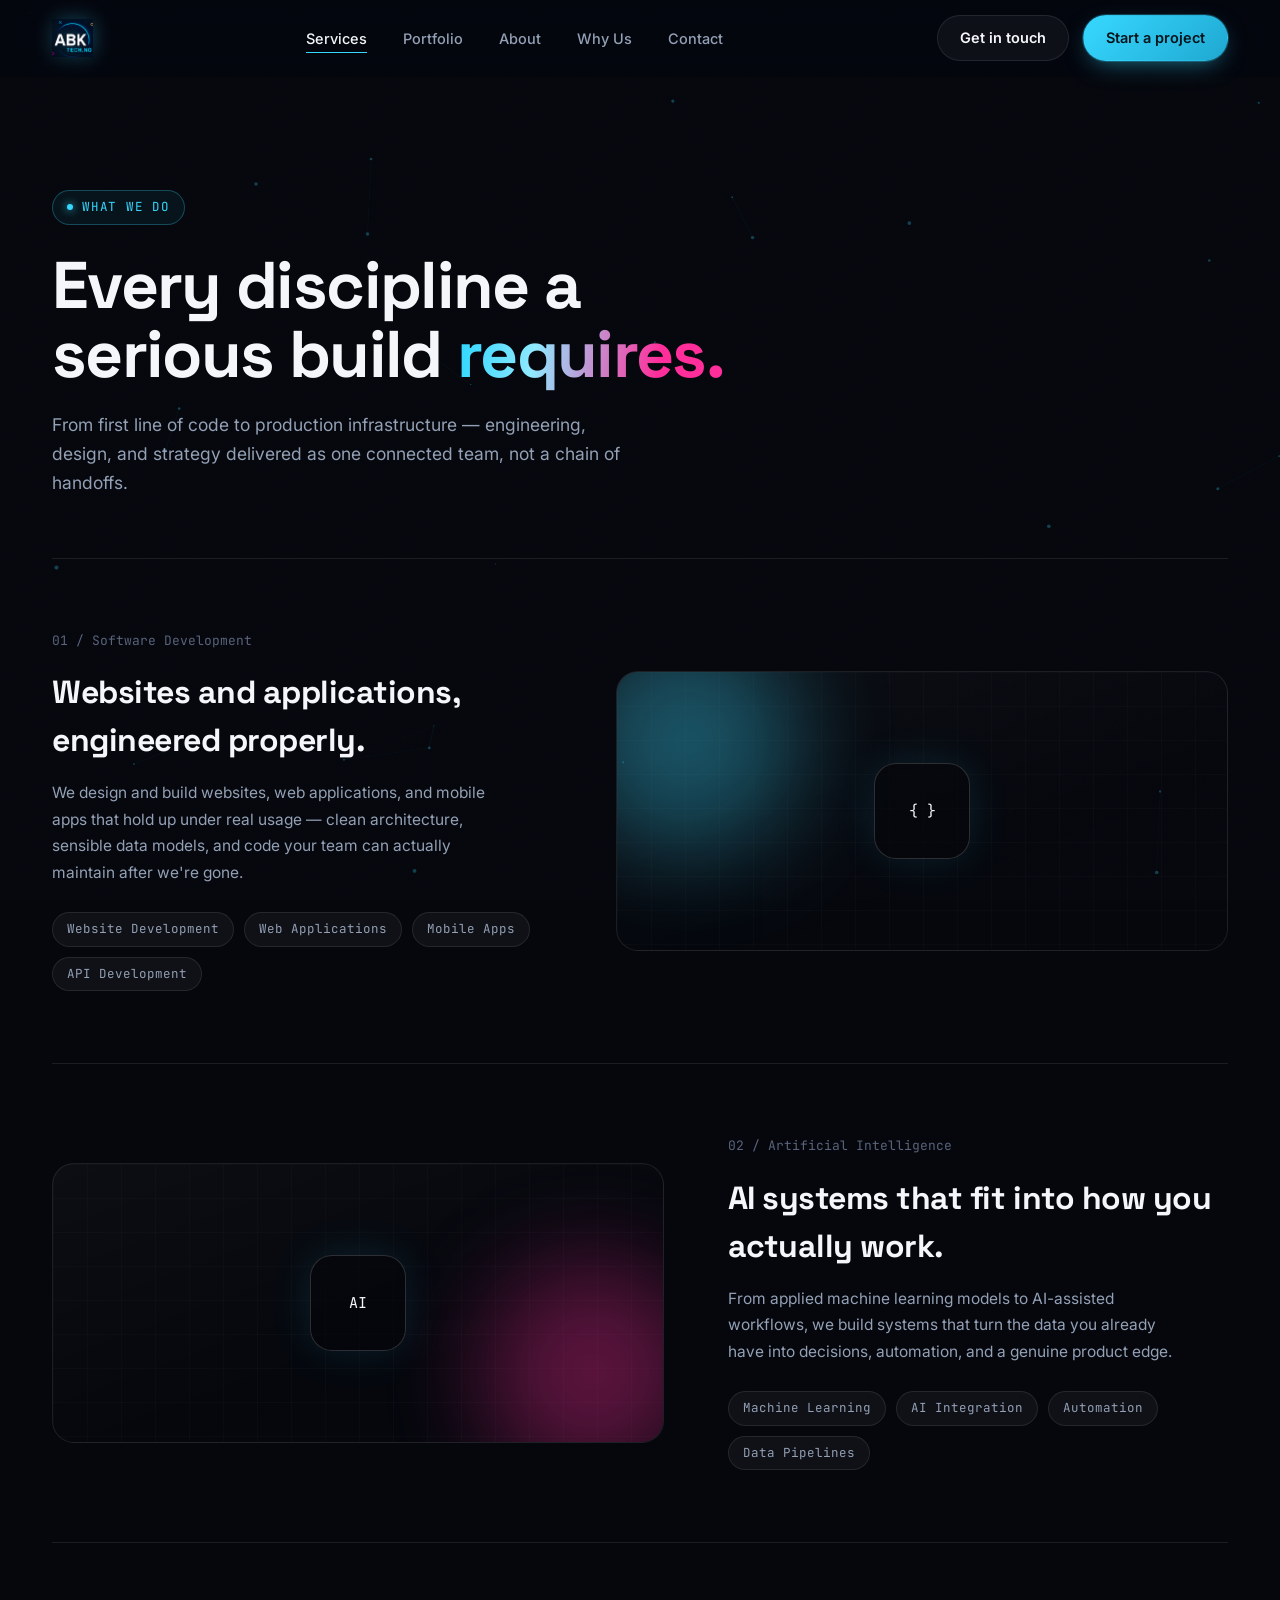
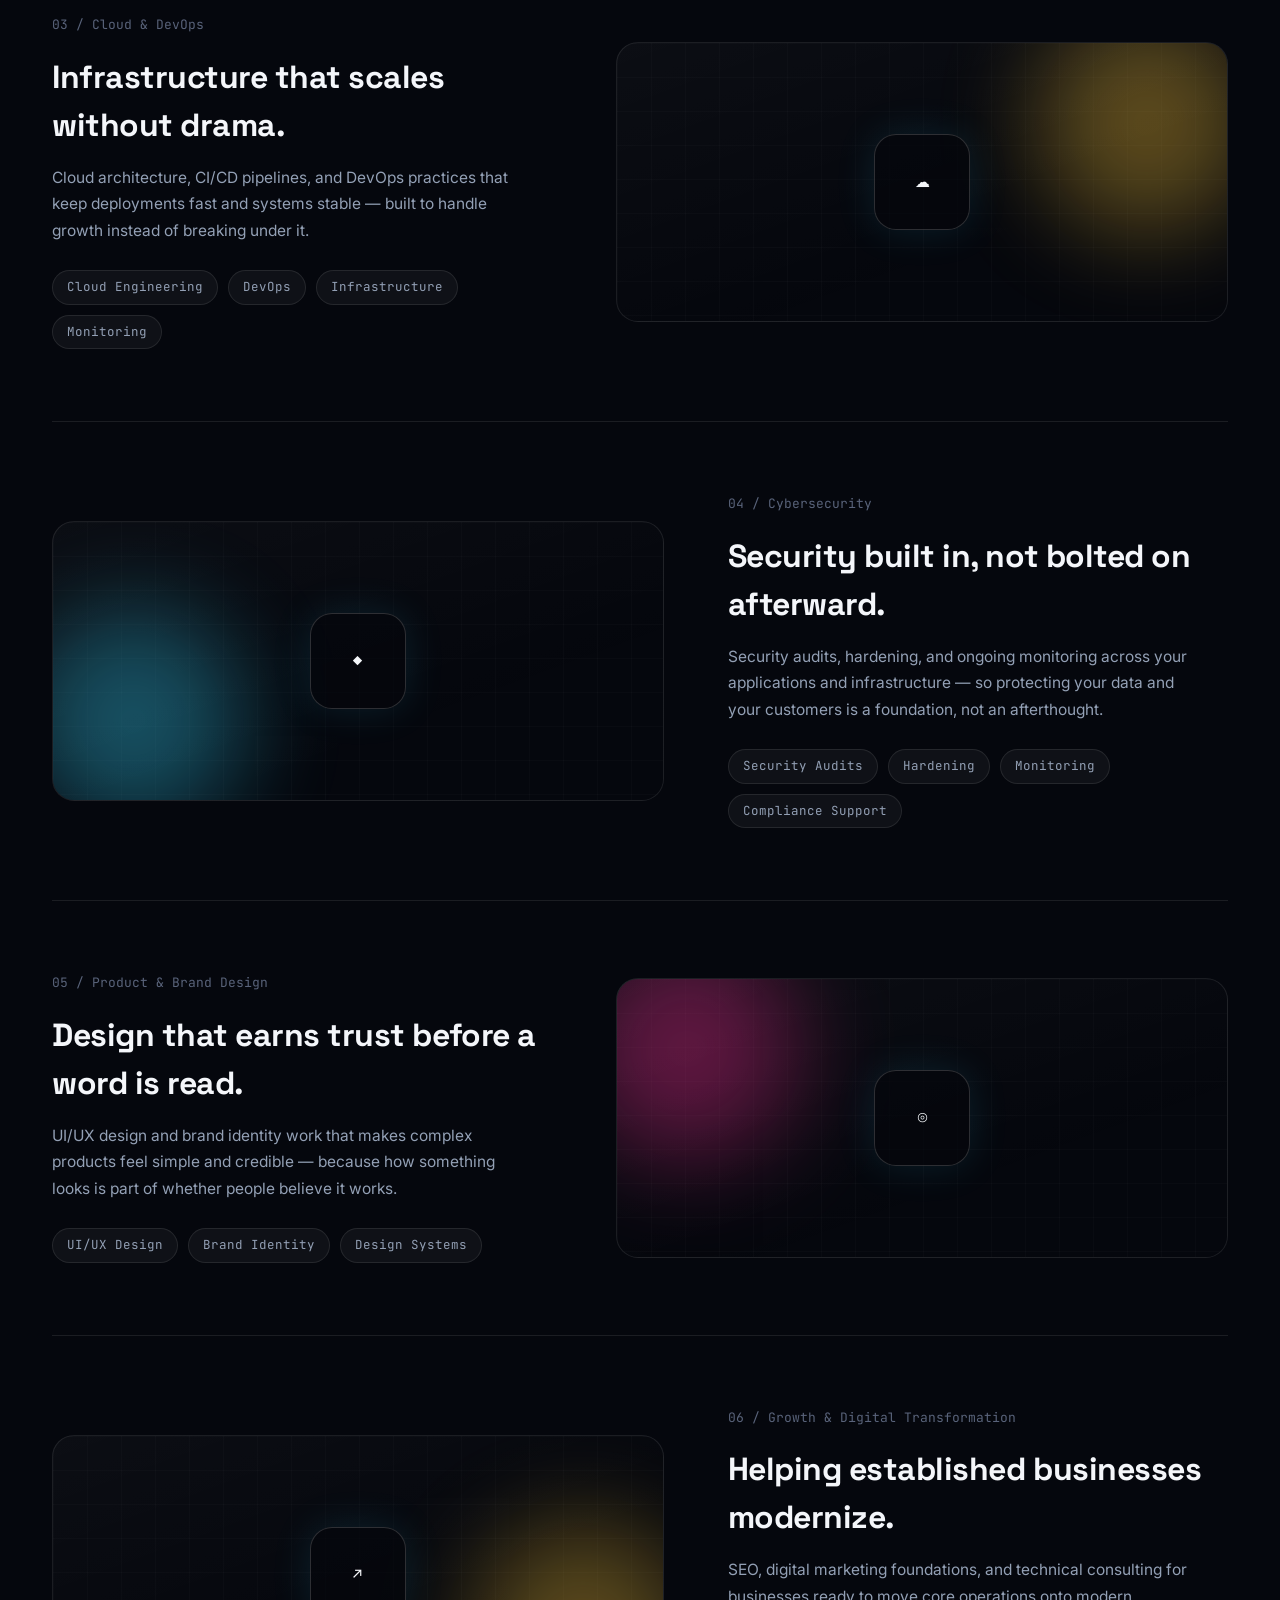
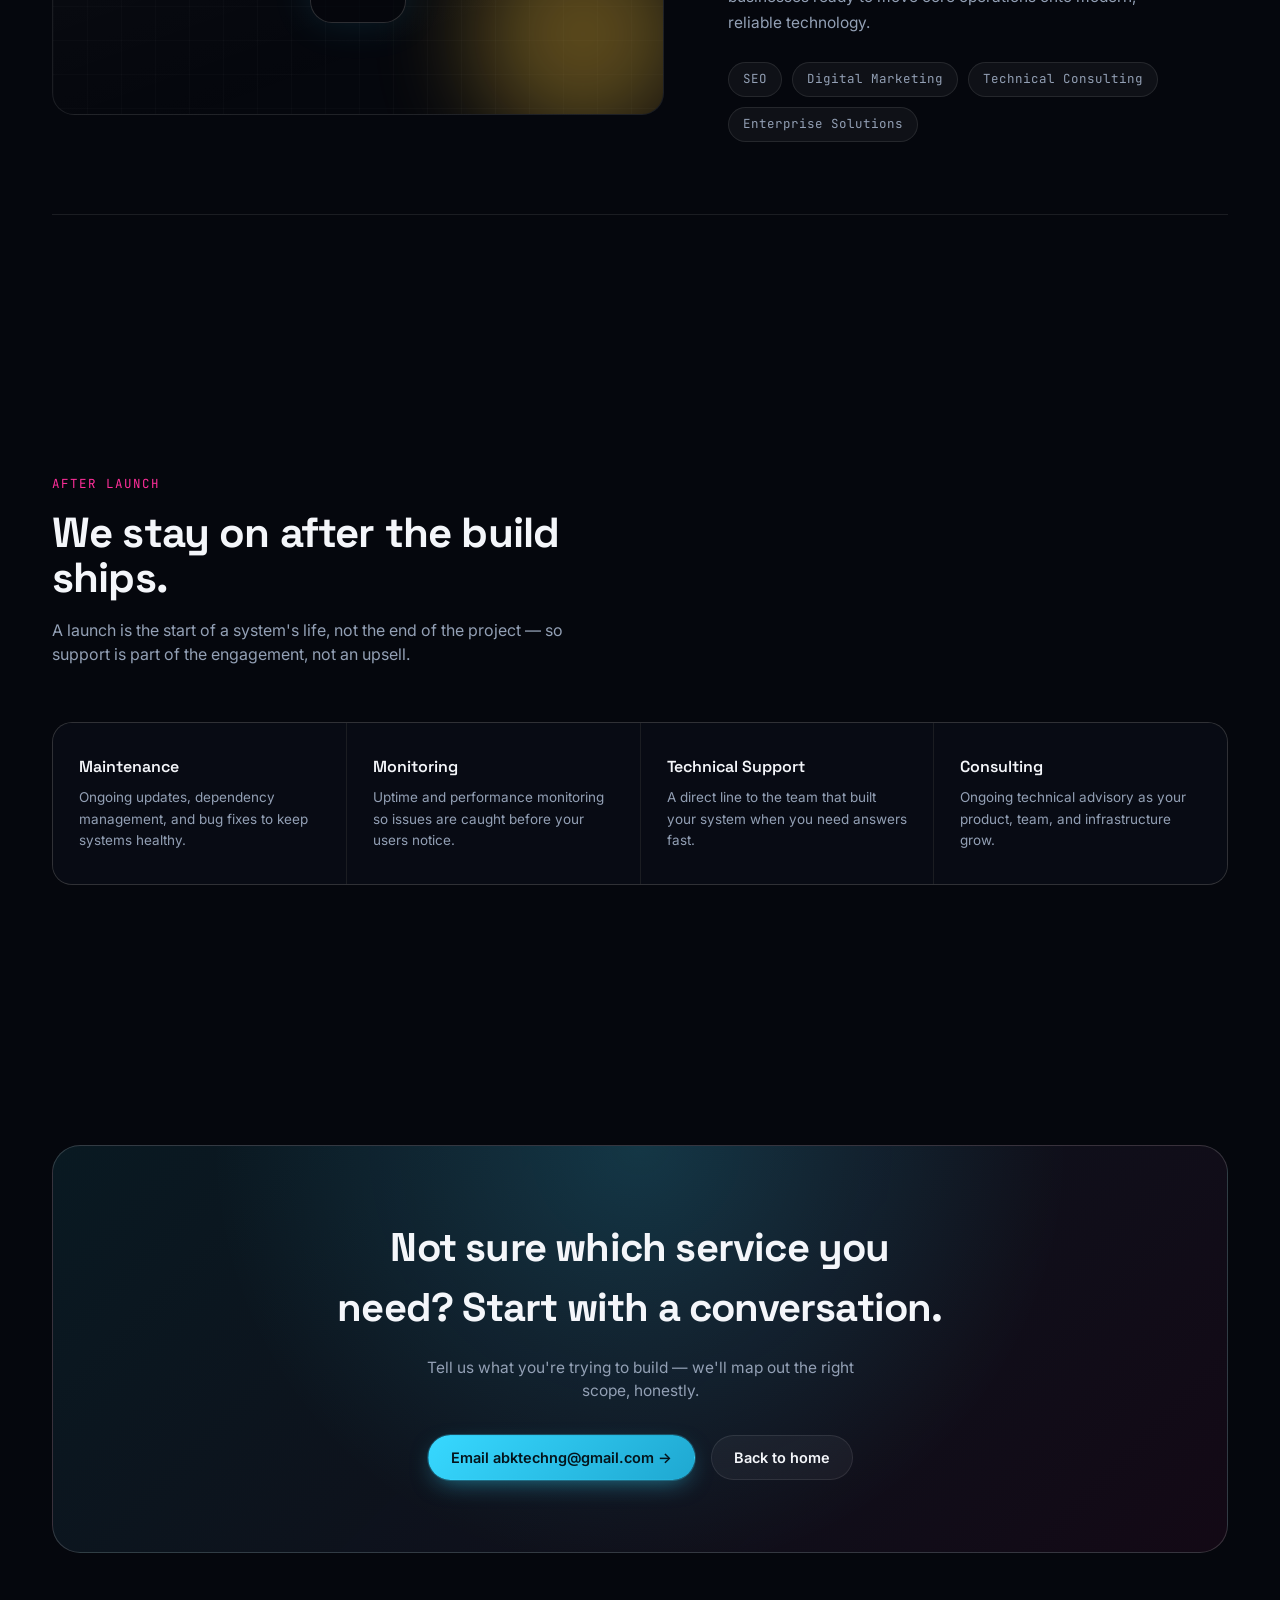
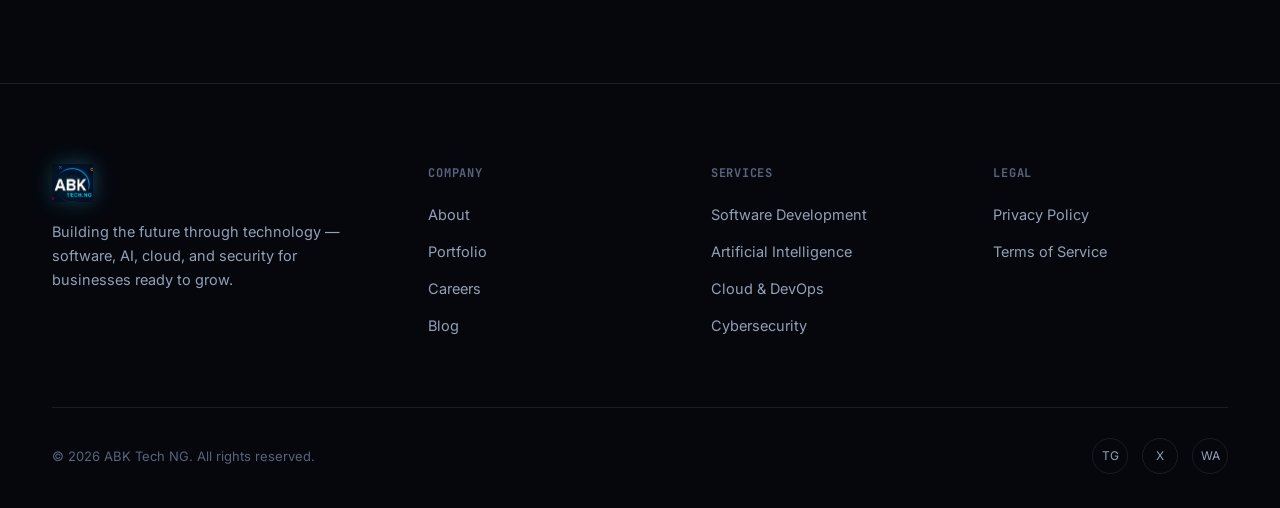
<file: services.html>
<!DOCTYPE html>
<html lang="en">
<head>
<meta charset="UTF-8">
<meta name="viewport" content="width=device-width, initial-scale=1.0">
<title>Services — ABK Tech NG</title>
<meta name="description" content="Software development, AI, cloud engineering, cybersecurity, design and digital transformation services from ABK Tech NG.">

<meta property="og:type" content="website">
<meta property="og:title" content="Services — ABK Tech NG">
<meta property="og:description" content="Software development, AI, cloud engineering, cybersecurity, design and digital transformation services from ABK Tech NG.">
<meta property="og:url" content="https://abktech.ng/services.html">
<meta property="og:image" content="https://abktech.ng/images/logo-full.jpg">
<meta name="twitter:card" content="summary_large_image">
<meta name="twitter:title" content="Services — ABK Tech NG">
<meta name="twitter:description" content="Software development, AI, cloud engineering, cybersecurity, design and digital transformation services from ABK Tech NG.">
<meta name="twitter:image" content="https://abktech.ng/images/logo-full.jpg">

<link rel="icon" type="image/png" href="images/favicon-32.png">
<link rel="apple-touch-icon" href="images/favicon-180.png">

<link rel="preconnect" href="https://fonts.googleapis.com">
<link rel="preconnect" href="https://fonts.gstatic.com" crossorigin>
<link href="https://fonts.googleapis.com/css2?family=Space+Grotesk:wght@400;500;600;700&family=Inter:wght@400;500;600&family=JetBrains+Mono:wght@400;500&display=swap" rel="stylesheet">

<link rel="stylesheet" href="css/style.css">
<link rel="stylesheet" href="css/animations.css">
<link rel="stylesheet" href="css/responsive.css">
</head>
<body>

<canvas id="circuit-bg"></canvas>
<div class="grain"></div>

<header id="site-header">
  <div class="wrap">
    <nav>
      <a href="index.html" class="logo">
        <img src="images/logo-mark.png" alt="ABK Tech NG" class="logo-img">
      </a>
      <ul class="nav-links">
        <li><a href="services.html" class="active">Services</a></li>
        <li><a href="portfolio.html">Portfolio</a></li>
        <li><a href="about.html">About</a></li>
        <li><a href="index.html#why">Why Us</a></li>
        <li><a href="contact.html">Contact</a></li>
      </ul>
      <div class="nav-cta-group">
        <a href="contact.html" class="btn btn-ghost">Get in touch</a>
        <a href="contact.html" class="btn btn-primary">Start a project</a>
      </div>
      <button class="menu-toggle" id="menu-toggle" aria-label="Open menu" aria-expanded="false">
        <span></span><span></span><span></span>
      </button>
    </nav>
  </div>
</header>
<div class="mobile-menu" id="mobile-menu">
  <ul class="mobile-nav-links">
        <li><a href="services.html" class="active">Services</a></li>
        <li><a href="portfolio.html">Portfolio</a></li>
        <li><a href="about.html">About</a></li>
        <li><a href="index.html#why">Why Us</a></li>
        <li><a href="contact.html">Contact</a></li>
      </ul>
  <div class="mobile-menu-cta">
    <a href="contact.html" class="btn btn-ghost">Get in touch</a>
    <a href="contact.html" class="btn btn-primary">Start a project</a>
  </div>
</div>


<main>

  <section class="page-hero">
    <div class="wrap">
      <span class="eyebrow"><span class="dot"></span> What we do</span>
      <h1>Every discipline a serious build <span class="grad">requires.</span></h1>
      <p class="lede">From first line of code to production infrastructure — engineering, design, and strategy delivered as one connected team, not a chain of handoffs.</p>
    </div>
  </section>

  <section style="padding-top:0;">
    <div class="wrap">

      <div class="service-row reveal">
        <div>
          <span class="service-index">01 / Software Development</span>
          <h3>Websites and applications, engineered properly.</h3>
          <p>We design and build websites, web applications, and mobile apps that hold up under real usage — clean architecture, sensible data models, and code your team can actually maintain after we're gone.</p>
          <div class="tag-list">
            <span>Website Development</span><span>Web Applications</span><span>Mobile Apps</span><span>API Development</span>
          </div>
        </div>
        <div class="service-visual">
          <div class="grid-lines"></div>
          <div class="glow" style="background:var(--cyan); top:-40px; left:-40px;"></div>
          <div class="glyph">{ }</div>
        </div>
      </div>

      <div class="service-row reverse reveal">
        <div>
          <span class="service-index">02 / Artificial Intelligence</span>
          <h3>AI systems that fit into how you actually work.</h3>
          <p>From applied machine learning models to AI-assisted workflows, we build systems that turn the data you already have into decisions, automation, and a genuine product edge.</p>
          <div class="tag-list">
            <span>Machine Learning</span><span>AI Integration</span><span>Automation</span><span>Data Pipelines</span>
          </div>
        </div>
        <div class="service-visual">
          <div class="grid-lines"></div>
          <div class="glow" style="background:var(--magenta); bottom:-40px; right:-40px;"></div>
          <div class="glyph">AI</div>
        </div>
      </div>

      <div class="service-row reveal">
        <div>
          <span class="service-index">03 / Cloud & DevOps</span>
          <h3>Infrastructure that scales without drama.</h3>
          <p>Cloud architecture, CI/CD pipelines, and DevOps practices that keep deployments fast and systems stable — built to handle growth instead of breaking under it.</p>
          <div class="tag-list">
            <span>Cloud Engineering</span><span>DevOps</span><span>Infrastructure</span><span>Monitoring</span>
          </div>
        </div>
        <div class="service-visual">
          <div class="grid-lines"></div>
          <div class="glow" style="background:var(--amber); top:-30px; right:-30px;"></div>
          <div class="glyph">☁</div>
        </div>
      </div>

      <div class="service-row reverse reveal">
        <div>
          <span class="service-index">04 / Cybersecurity</span>
          <h3>Security built in, not bolted on afterward.</h3>
          <p>Security audits, hardening, and ongoing monitoring across your applications and infrastructure — so protecting your data and your customers is a foundation, not an afterthought.</p>
          <div class="tag-list">
            <span>Security Audits</span><span>Hardening</span><span>Monitoring</span><span>Compliance Support</span>
          </div>
        </div>
        <div class="service-visual">
          <div class="grid-lines"></div>
          <div class="glow" style="background:var(--cyan); bottom:-30px; left:-30px;"></div>
          <div class="glyph">◆</div>
        </div>
      </div>

      <div class="service-row reveal">
        <div>
          <span class="service-index">05 / Product & Brand Design</span>
          <h3>Design that earns trust before a word is read.</h3>
          <p>UI/UX design and brand identity work that makes complex products feel simple and credible — because how something looks is part of whether people believe it works.</p>
          <div class="tag-list">
            <span>UI/UX Design</span><span>Brand Identity</span><span>Design Systems</span>
          </div>
        </div>
        <div class="service-visual">
          <div class="grid-lines"></div>
          <div class="glow" style="background:var(--magenta); top:-40px; left:-40px;"></div>
          <div class="glyph">◎</div>
        </div>
      </div>

      <div class="service-row reverse reveal">
        <div>
          <span class="service-index">06 / Growth & Digital Transformation</span>
          <h3>Helping established businesses modernize.</h3>
          <p>SEO, digital marketing foundations, and technical consulting for businesses ready to move core operations onto modern, reliable technology.</p>
          <div class="tag-list">
            <span>SEO</span><span>Digital Marketing</span><span>Technical Consulting</span><span>Enterprise Solutions</span>
          </div>
        </div>
        <div class="service-visual">
          <div class="grid-lines"></div>
          <div class="glow" style="background:var(--amber); bottom:-30px; right:-30px;"></div>
          <div class="glyph">↗</div>
        </div>
      </div>

    </div>
  </section>

  <section>
    <div class="wrap">
      <div class="section-head reveal">
        <span class="kicker">After launch</span>
        <h2>We stay on after the build ships.</h2>
        <p>A launch is the start of a system's life, not the end of the project — so support is part of the engagement, not an upsell.</p>
      </div>

      <div class="support-strip reveal">
        <div class="support-item"><h4>Maintenance</h4><p>Ongoing updates, dependency management, and bug fixes to keep systems healthy.</p></div>
        <div class="support-item"><h4>Monitoring</h4><p>Uptime and performance monitoring so issues are caught before your users notice.</p></div>
        <div class="support-item"><h4>Technical Support</h4><p>A direct line to the team that built your system when you need answers fast.</p></div>
        <div class="support-item"><h4>Consulting</h4><p>Ongoing technical advisory as your product, team, and infrastructure grow.</p></div>
      </div>
    </div>
  </section>

  <section id="contact">
    <div class="wrap">
      <div class="cta-banner reveal">
        <h2>Not sure which service you need? Start with a conversation.</h2>
        <p>Tell us what you're trying to build — we'll map out the right scope, honestly.</p>
        <div class="cta-ctas">
          <a href="mailto:abktechng@gmail.com" class="btn btn-primary">Email abktechng@gmail.com →</a>
          <a href="index.html" class="btn btn-ghost">Back to home</a>
        </div>
      </div>
    </div>
  </section>

</main>

<footer>
  <div class="wrap">
    <div class="footer-top">
      <div class="footer-brand">
        <a href="index.html" class="logo"><img src="images/logo-mark.png" alt="ABK Tech NG" class="logo-img"></a>
        <p>Building the future through technology — software, AI, cloud, and security for businesses ready to grow.</p>
      </div>
      <div class="footer-col">
        <h5>Company</h5>
        <ul><li><a href="about.html">About</a></li><li><a href="portfolio.html">Portfolio</a></li><li><a href="careers.html">Careers</a></li><li><a href="blog.html">Blog</a></li></ul>
      </div>
      <div class="footer-col">
        <h5>Services</h5>
        <ul><li><a href="services.html">Software Development</a></li><li><a href="services.html">Artificial Intelligence</a></li><li><a href="services.html">Cloud & DevOps</a></li><li><a href="services.html">Cybersecurity</a></li></ul>
      </div>
      <div class="footer-col">
        <h5>Legal</h5>
        <ul><li><a href="privacy.html">Privacy Policy</a></li><li><a href="terms.html">Terms of Service</a></li></ul>
      </div>
    </div>
    <div class="footer-bottom">
      <span>© 2026 ABK Tech NG. All rights reserved.</span>
      <div class="footer-social">
        <a href="https://t.me/Abk_tech_Ng" target="_blank" rel="noopener" aria-label="Telegram">TG</a>
        <a href="https://x.com/Abk_tech_ng" target="_blank" rel="noopener" aria-label="X / Twitter">X</a>
        <a href="https://wa.me/2347046644623" target="_blank" rel="noopener" aria-label="WhatsApp">WA</a>
      </div>
    </div>
  </div>
</footer>

<script src="js/particles.js" defer></script>
<script src="js/main.js" defer></script>

</body>
</html>
</file>
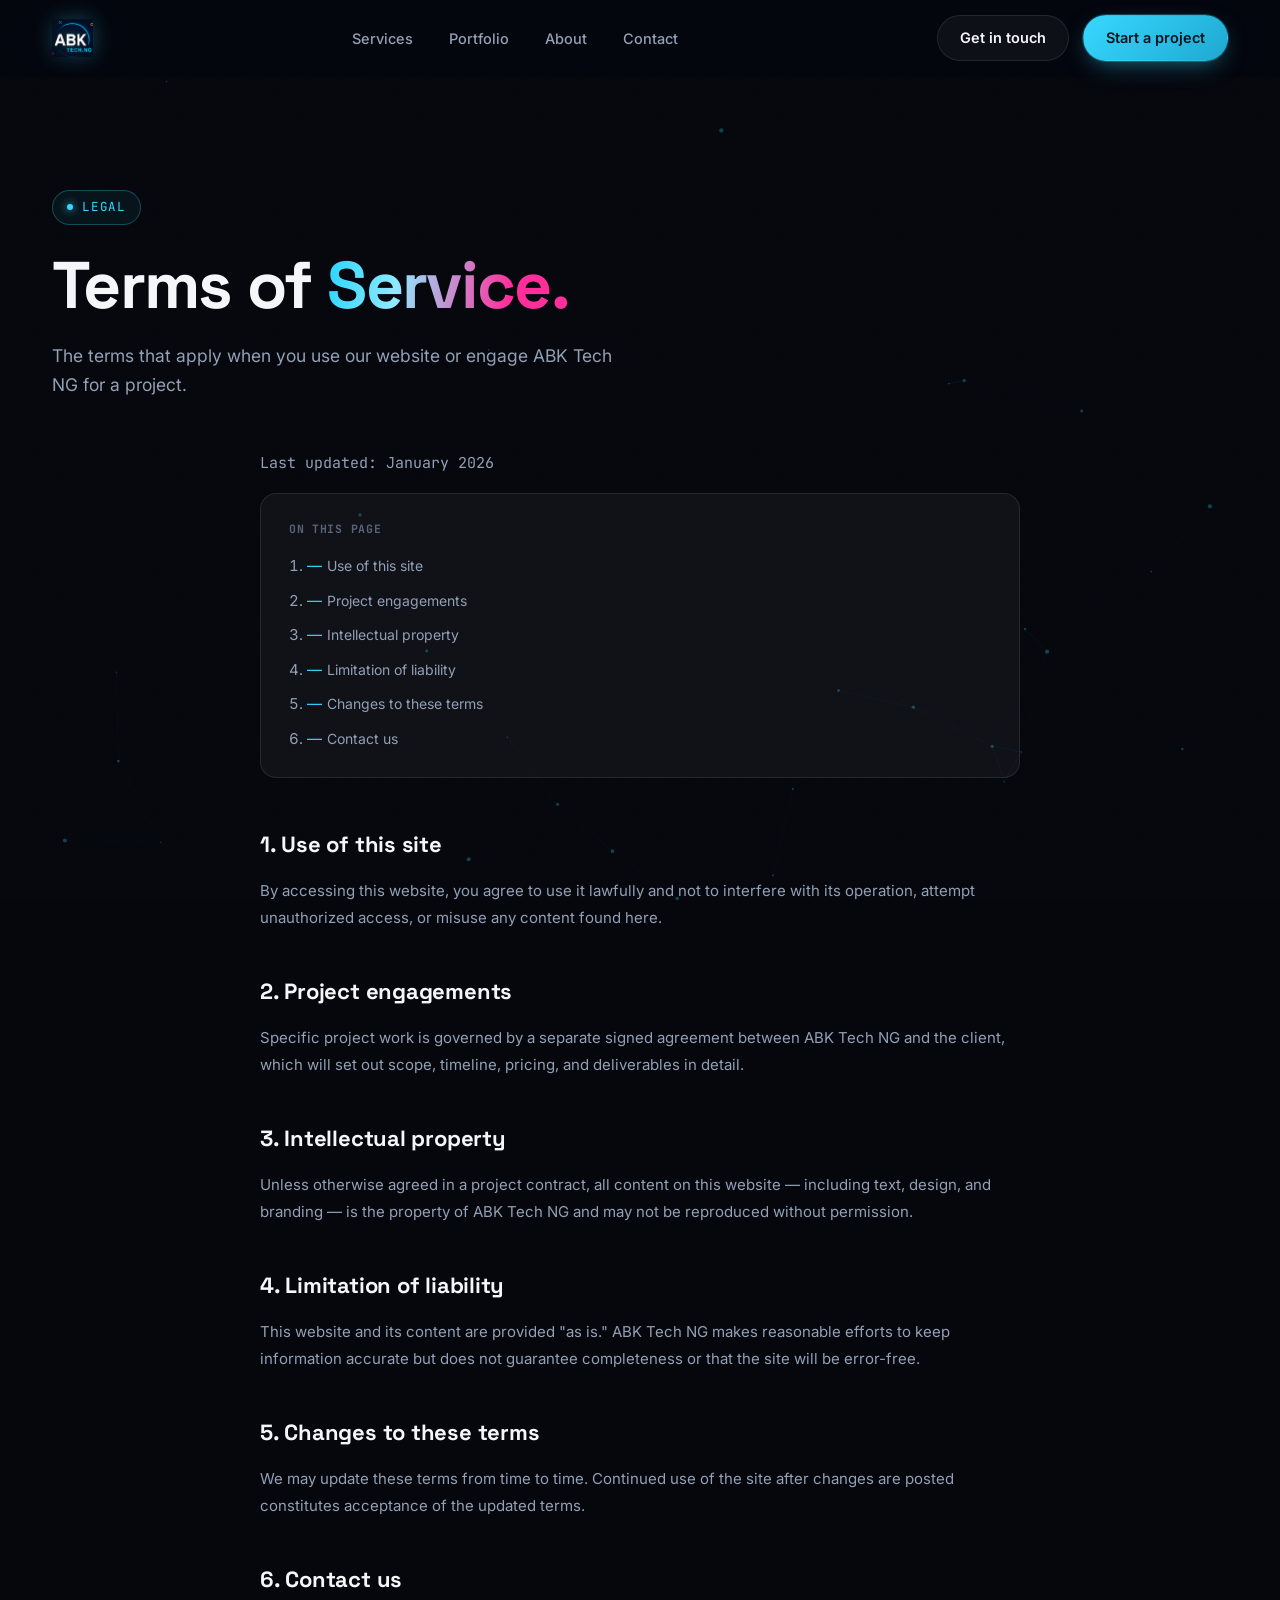
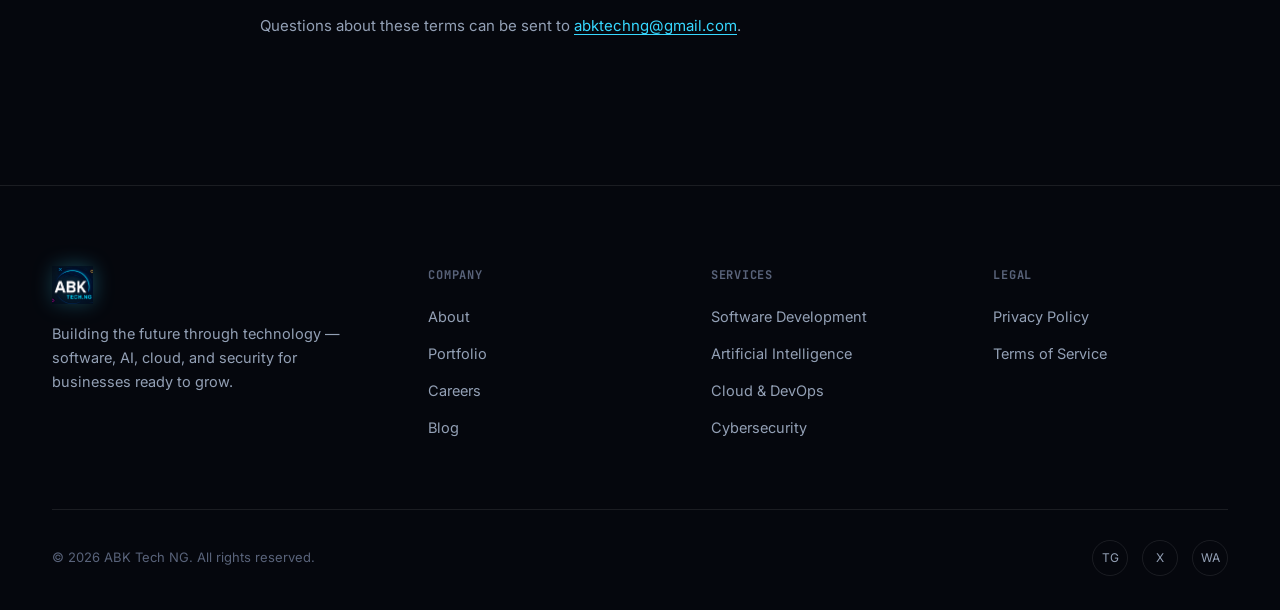
<file: terms.html>
<!DOCTYPE html>
<html lang="en">
<head>
<meta charset="UTF-8">
<meta name="viewport" content="width=device-width, initial-scale=1.0">
<title>Terms of Service — ABK Tech NG</title>
<meta name="description" content="The terms that govern use of the ABK Tech NG website and services.">

<meta property="og:type" content="website">
<meta property="og:title" content="Terms of Service — ABK Tech NG">
<meta property="og:description" content="The terms that govern use of the ABK Tech NG website and services.">
<meta property="og:url" content="https://abktech.ng/terms.html">
<meta property="og:image" content="https://abktech.ng/images/logo-full.jpg">
<meta name="twitter:card" content="summary_large_image">
<meta name="twitter:title" content="Terms of Service — ABK Tech NG">
<meta name="twitter:description" content="The terms that govern use of the ABK Tech NG website and services.">
<meta name="twitter:image" content="https://abktech.ng/images/logo-full.jpg">

<link rel="icon" type="image/png" href="images/favicon-32.png">
<link rel="apple-touch-icon" href="images/favicon-180.png">

<link rel="preconnect" href="https://fonts.googleapis.com">
<link rel="preconnect" href="https://fonts.gstatic.com" crossorigin>
<link href="https://fonts.googleapis.com/css2?family=Space+Grotesk:wght@400;500;600;700&family=Inter:wght@400;500;600&family=JetBrains+Mono:wght@400;500&display=swap" rel="stylesheet">

<link rel="stylesheet" href="css/style.css">
<link rel="stylesheet" href="css/animations.css">
<link rel="stylesheet" href="css/responsive.css">
</head>
<body>

<canvas id="circuit-bg"></canvas>
<div class="grain"></div>

<header id="site-header">
  <div class="wrap">
    <nav>
      <a href="index.html" class="logo">
        <img src="images/logo-mark.png" alt="ABK Tech NG" class="logo-img">
      </a>
      <ul class="nav-links">
        <li><a href="services.html">Services</a></li>
        <li><a href="portfolio.html">Portfolio</a></li>
        <li><a href="about.html">About</a></li>
        <li><a href="contact.html">Contact</a></li>
      </ul>
      <div class="nav-cta-group">
        <a href="contact.html" class="btn btn-ghost">Get in touch</a>
        <a href="contact.html" class="btn btn-primary">Start a project</a>
      </div>
      <button class="menu-toggle" id="menu-toggle" aria-label="Open menu" aria-expanded="false">
        <span></span><span></span><span></span>
      </button>
    </nav>
  </div>
</header>
<div class="mobile-menu" id="mobile-menu">
  <ul class="mobile-nav-links">
        <li><a href="services.html">Services</a></li>
        <li><a href="portfolio.html">Portfolio</a></li>
        <li><a href="about.html">About</a></li>
        <li><a href="contact.html">Contact</a></li>
      </ul>
  <div class="mobile-menu-cta">
    <a href="contact.html" class="btn btn-ghost">Get in touch</a>
    <a href="contact.html" class="btn btn-primary">Start a project</a>
  </div>
</div>



<main>

  <section class="page-hero" style="padding-bottom:50px;">
    <div class="wrap">
      <span class="eyebrow"><span class="dot"></span> Legal</span>
      <h1>Terms of <span class="grad">Service.</span></h1>
      <p class="lede">The terms that apply when you use our website or engage ABK Tech NG for a project.</p>
    </div>
  </section>

  <section style="padding-top:0;">
    <div class="wrap">
      <div class="legal-wrap reveal">
        <p class="legal-updated">Last updated: January 2026</p>

        <div class="legal-toc">
          <h5>On this page</h5>
          <ol>
            <li><a href="#use-of-site">Use of this site</a></li>
            <li><a href="#engagements">Project engagements</a></li>
            <li><a href="#ip">Intellectual property</a></li>
            <li><a href="#liability">Limitation of liability</a></li>
            <li><a href="#changes">Changes to these terms</a></li>
            <li><a href="#contact-legal">Contact us</a></li>
          </ol>
        </div>

        <h2 id="use-of-site">1. Use of this site</h2>
        <p>By accessing this website, you agree to use it lawfully and not to interfere with its operation, attempt unauthorized access, or misuse any content found here.</p>

        <h2 id="engagements">2. Project engagements</h2>
        <p>Specific project work is governed by a separate signed agreement between ABK Tech NG and the client, which will set out scope, timeline, pricing, and deliverables in detail.</p>

        <h2 id="ip">3. Intellectual property</h2>
        <p>Unless otherwise agreed in a project contract, all content on this website — including text, design, and branding — is the property of ABK Tech NG and may not be reproduced without permission.</p>

        <h2 id="liability">4. Limitation of liability</h2>
        <p>This website and its content are provided "as is." ABK Tech NG makes reasonable efforts to keep information accurate but does not guarantee completeness or that the site will be error-free.</p>

        <h2 id="changes">5. Changes to these terms</h2>
        <p>We may update these terms from time to time. Continued use of the site after changes are posted constitutes acceptance of the updated terms.</p>

        <h2 id="contact-legal">6. Contact us</h2>
        <p>Questions about these terms can be sent to <a href="mailto:abktechng@gmail.com" class="inline-link">abktechng@gmail.com</a>.</p>
      </div>
    </div>
  </section>

</main>

<footer>
  <div class="wrap">
    <div class="footer-top">
      <div class="footer-brand">
        <a href="index.html" class="logo"><img src="images/logo-mark.png" alt="ABK Tech NG" class="logo-img"></a>
        <p>Building the future through technology — software, AI, cloud, and security for businesses ready to grow.</p>
      </div>
      <div class="footer-col">
        <h5>Company</h5>
        <ul><li><a href="about.html">About</a></li><li><a href="portfolio.html">Portfolio</a></li><li><a href="careers.html">Careers</a></li><li><a href="blog.html">Blog</a></li></ul>
      </div>
      <div class="footer-col">
        <h5>Services</h5>
        <ul><li><a href="services.html">Software Development</a></li><li><a href="services.html">Artificial Intelligence</a></li><li><a href="services.html">Cloud & DevOps</a></li><li><a href="services.html">Cybersecurity</a></li></ul>
      </div>
      <div class="footer-col">
        <h5>Legal</h5>
        <ul><li><a href="privacy.html">Privacy Policy</a></li><li><a href="terms.html">Terms of Service</a></li></ul>
      </div>
    </div>
    <div class="footer-bottom">
      <span>© 2026 ABK Tech NG. All rights reserved.</span>
      <div class="footer-social">
        <a href="https://t.me/Abk_tech_Ng" target="_blank" rel="noopener" aria-label="Telegram">TG</a>
        <a href="https://x.com/Abk_tech_ng" target="_blank" rel="noopener" aria-label="X / Twitter">X</a>
        <a href="https://wa.me/2347046644623" target="_blank" rel="noopener" aria-label="WhatsApp">WA</a>
      </div>
    </div>
  </div>
</footer>

<script src="js/particles.js" defer></script>
<script src="js/main.js" defer></script>

</body>
</html>
</file>
<file: css/style.css>
/* ==========================================================================
   ABK Tech NG — Base Styles
   Design tokens, typography, layout, and shared components across all pages.
   ========================================================================== */

:root{
    --bg: #05070d;
    --bg-alt: #080b14;
    --surface: rgba(255,255,255,0.045);
    --surface-strong: rgba(255,255,255,0.07);
    --border: rgba(255,255,255,0.09);
    --border-strong: rgba(255,255,255,0.16);
    --text: #f4f6fa;
    --text-dim: #93a0b5;
    --text-faint: #59637a;
    --cyan: #37d8ff;
    --magenta: #ff2e9a;
    --amber: #ffc93c;
    --font-display: 'Space Grotesk', sans-serif;
    --font-body: 'Inter', sans-serif;
    --font-mono: 'JetBrains Mono', monospace;
  }

*{ margin:0; padding:0; box-sizing:border-box; }

html{ scroll-behavior:smooth; }

body{
    background: var(--bg);
    color: var(--text);
    font-family: var(--font-body);
    line-height: 1.5;
    -webkit-font-smoothing: antialiased;
    overflow-x: hidden;
  }

a{ color:inherit; text-decoration:none; }

ul{ list-style:none; }

img{ max-width:100%; display:block; }

::selection{ background: var(--cyan); color: #05070d; }

:focus-visible{ outline: 2px solid var(--cyan); outline-offset: 3px; border-radius: 4px; }

.wrap{ max-width: 1240px; margin: 0 auto; padding: 0 32px; }

/* ---------- Background canvas ---------- */
  #circuit-bg{
    position: fixed; inset: 0; width: 100%; height: 100%;
    z-index: 0; pointer-events: none;
    opacity: 0.55;
  }

.grain{
    position: fixed; inset:0; z-index: 1; pointer-events:none;
    opacity: 0.035; mix-blend-mode: overlay;
    background-image: url("data:image/svg+xml,%3Csvg xmlns='http://www.w3.org/2000/svg' width='120' height='120'%3E%3Cfilter id='n'%3E%3CfeTurbulence type='fractalNoise' baseFrequency='0.9' numOctaves='2' stitchTiles='stitch'/%3E%3C/filter%3E%3Crect width='100%25' height='100%25' filter='url(%23n)'/%3E%3C/svg%3E");
  }

/* ---------- Nav ---------- */
  header{
    position: fixed; top:0; left:0; right:0; z-index: 50;
    backdrop-filter: blur(16px) saturate(140%);
    -webkit-backdrop-filter: blur(16px) saturate(140%);
    background: rgba(5,7,13,0.55);
    border-bottom: 1px solid transparent;
    transition: border-color .3s ease, background .3s ease;
  }

header.scrolled{ border-bottom-color: var(--border); background: rgba(5,7,13,0.78); }

nav{
    display:flex; align-items:center; justify-content:space-between;
    height: 76px;
  }

.logo{
    display:flex; align-items:center; gap:10px;
    font-family: var(--font-display); font-weight:700; font-size: 19px;
    letter-spacing: -0.01em;
  }

.logo-img{
    height: 38px; width: auto; display:block;
    filter: drop-shadow(0 0 10px rgba(55,216,255,0.35));
    transition: filter .25s ease, transform .25s ease;
  }

.logo:hover .logo-img{ filter: drop-shadow(0 0 18px rgba(55,216,255,0.55)); transform: translateY(-1px); }

.logo .ng{ color: var(--text-dim); font-weight: 500; }

.nav-links{ display:flex; align-items:center; gap: 36px; }

.nav-links a{
    font-size: 14.5px; color: var(--text-dim); font-weight: 500;
    position: relative; padding: 6px 0; transition: color .2s ease;
  }

.nav-links a:hover{ color: var(--text); }

.nav-links a::after{
    content:''; position:absolute; left:0; bottom:0; width:0; height:1px;
    background: var(--cyan); transition: width .25s ease;
  }

.nav-links a:hover::after{ width:100%; }

.nav-cta-group{ display:flex; align-items:center; gap:14px; }

.btn{
    display:inline-flex; align-items:center; gap:8px;
    font-family: var(--font-body); font-weight: 600; font-size: 14.5px;
    padding: 11px 22px; border-radius: 999px;
    cursor: pointer; border: 1px solid transparent;
    transition: transform .2s ease, box-shadow .2s ease, background .2s ease, border-color .2s ease;
    white-space: nowrap;
  }

.btn-primary{
    background: linear-gradient(135deg, var(--cyan), #1fa8d1);
    color: #04141c;
    box-shadow: 0 0 0 1px rgba(55,216,255,0.25), 0 8px 24px -8px rgba(55,216,255,0.55);
  }

.btn-primary:hover{ transform: translateY(-2px); box-shadow: 0 0 0 1px rgba(55,216,255,0.4), 0 12px 30px -6px rgba(55,216,255,0.7); }

.btn-ghost{
    background: var(--surface); color: var(--text); border-color: var(--border);
  }

.btn-ghost:hover{ background: var(--surface-strong); border-color: var(--border-strong); transform: translateY(-2px); }

.menu-toggle{
  display:none; width: 40px; height: 40px; border-radius: 10px;
  border: 1px solid var(--border); background: var(--surface);
  flex-direction: column; align-items:center; justify-content:center; gap: 5px;
  cursor: pointer;
}
.menu-toggle span{
  display:block; width: 18px; height: 1.5px; background: var(--text);
  transition: transform .25s ease, opacity .25s ease;
}
.menu-toggle[aria-expanded="true"] span:nth-child(1){ transform: translateY(6.5px) rotate(45deg); }
.menu-toggle[aria-expanded="true"] span:nth-child(2){ opacity: 0; }
.menu-toggle[aria-expanded="true"] span:nth-child(3){ transform: translateY(-6.5px) rotate(-45deg); }

.mobile-menu{
  position: fixed; inset: 76px 0 0 0; z-index: 45;
  background: rgba(5,7,13,0.98); backdrop-filter: blur(10px);
  padding: 36px 32px; display:flex; flex-direction:column; gap: 6px;
  transform: translateY(-12px); opacity: 0; pointer-events: none;
  transition: opacity .25s ease, transform .25s ease;
  border-bottom: 1px solid var(--border);
}
.mobile-menu.open{ opacity: 1; transform: translateY(0); pointer-events: auto; }
.mobile-nav-links{ display:flex; flex-direction:column; gap: 4px; margin-bottom: 28px; }
.mobile-nav-links li{ border-bottom: 1px solid var(--border); }
.mobile-nav-links a{
  display:block; padding: 16px 4px; font-family: var(--font-display); font-size: 19px;
  font-weight: 600; color: var(--text);
}
.mobile-menu-cta{ display:flex; flex-direction:column; gap: 12px; }
.mobile-menu-cta .btn{ justify-content:center; width: 100%; }
body.menu-open{ overflow: hidden; }

/* ---------- Hero ---------- */
  .hero{
    position: relative; z-index: 2;
    padding: 200px 0 140px;
    min-height: 100vh;
    display:flex; flex-direction:column; justify-content:center;
  }

.eyebrow{
    display:inline-flex; align-items:center; gap:9px;
    font-family: var(--font-mono); font-size: 12.5px; letter-spacing: 0.06em;
    color: var(--cyan); text-transform: uppercase;
    padding: 7px 14px; border-radius: 999px;
    border: 1px solid rgba(55,216,255,0.28);
    background: rgba(55,216,255,0.06);
    margin-bottom: 28px;
    opacity:0; animation: rise .8s .1s ease forwards;
  }

.eyebrow .dot{ width:6px; height:6px; border-radius:50%; background: var(--cyan); box-shadow: 0 0 8px var(--cyan); animation: pulse 2s ease-in-out infinite; }

.hero h1{
    font-family: var(--font-display); font-weight: 700;
    font-size: clamp(42px, 6.4vw, 84px);
    line-height: 1.02; letter-spacing: -0.025em;
    max-width: 900px;
    opacity:0; animation: rise .8s .22s ease forwards;
  }

.hero h1 .grad{
    background: linear-gradient(100deg, var(--cyan) 5%, #8fe9ff 30%, var(--magenta) 75%);
    -webkit-background-clip: text; background-clip: text; color: transparent;
  }

.hero p.lede{
    margin-top: 26px; max-width: 560px;
    font-size: 18px; line-height: 1.65; color: var(--text-dim);
    opacity:0; animation: rise .8s .34s ease forwards;
  }

.hero-ctas{
    margin-top: 42px; display:flex; gap:16px; flex-wrap:wrap;
    opacity:0; animation: rise .8s .46s ease forwards;
  }

.hero-meta{
    margin-top: 88px; display:flex; gap:56px; flex-wrap:wrap;
    opacity:0; animation: rise .8s .58s ease forwards;
  }

.hero-meta div{ display:flex; flex-direction:column; gap:4px; }

.hero-meta .num{ font-family: var(--font-display); font-size: 30px; font-weight:700; }

.hero-meta .label{ font-size: 12.5px; color: var(--text-faint); font-family: var(--font-mono); letter-spacing:.03em; text-transform:uppercase; }

.hero-glow{
    position:absolute; top: -10%; right: -10%; width: 60vw; height: 60vw;
    max-width: 900px; max-height: 900px;
    background: radial-gradient(circle, rgba(55,216,255,0.16), transparent 65%);
    filter: blur(20px); z-index:-1; pointer-events:none;
  }

/* ---------- Section shared ---------- */
  section{ position: relative; z-index: 2; padding: 130px 0; }

.section-head{ max-width: 620px; margin-bottom: 64px; }

.kicker{
    display:block; font-family: var(--font-mono); font-size: 12.5px;
    letter-spacing: .08em; text-transform: uppercase; color: var(--magenta);
    margin-bottom: 16px;
  }

.section-head h2{
    font-family: var(--font-display); font-weight: 700;
    font-size: clamp(30px, 4vw, 46px); letter-spacing: -0.02em; line-height:1.08;
  }

.section-head p{ margin-top: 18px; color: var(--text-dim); font-size: 16.5px; max-width: 540px; }

/* ---------- Marquee ---------- */
  .marquee-section{ padding: 60px 0; border-top: 1px solid var(--border); border-bottom: 1px solid var(--border); }

.marquee-label{
    text-align:center; font-family: var(--font-mono); font-size: 12px; letter-spacing: .1em;
    text-transform: uppercase; color: var(--text-faint); margin-bottom: 34px;
  }

.marquee{ overflow: hidden; -webkit-mask-image: linear-gradient(90deg, transparent, #000 10%, #000 90%, transparent); mask-image: linear-gradient(90deg, transparent, #000 10%, #000 90%, transparent); }

.marquee-track{ display:flex; gap: 64px; width: max-content; animation: scroll 32s linear infinite; }

.marquee-track span{
    font-family: var(--font-mono); font-size: 14px; color: var(--text-faint);
    display:flex; align-items:center; gap:10px; white-space:nowrap;
  }

.marquee-track span::before{ content:''; width:5px; height:5px; border-radius:50%; background: var(--text-faint); }

/* ---------- Services ---------- */
  .services-grid{
    display:grid; grid-template-columns: repeat(3, 1fr); gap: 1px;
    background: var(--border);
    border: 1px solid var(--border); border-radius: 20px; overflow:hidden;
  }

.service-card{
    background: var(--bg-alt); padding: 38px 32px; min-height: 220px;
    display:flex; flex-direction:column; justify-content:space-between;
    transition: background .3s ease;
    position:relative;
  }

.service-card:hover{ background: #0c101c; }

.service-icon{
    width: 44px; height:44px; border-radius:12px;
    border:1px solid var(--border-strong);
    display:flex; align-items:center; justify-content:center;
    font-family: var(--font-mono); font-size:15px; color: var(--cyan);
    background: var(--surface);
    margin-bottom: 26px;
  }

.service-card h3{ font-family: var(--font-display); font-size:19px; font-weight:600; margin-bottom:10px; letter-spacing:-0.01em; }

.service-card p{ font-size: 14.5px; color: var(--text-dim); line-height:1.6; }

/* ---------- Approach ---------- */
  .approach{
    display:grid; grid-template-columns: 1fr 1fr; gap: 60px; align-items:start;
  }

.approach-list{ display:flex; flex-direction:column; }

.approach-item{
    display:flex; gap:24px; padding: 28px 0; border-top: 1px solid var(--border);
  }

.approach-item:last-child{ border-bottom: 1px solid var(--border); }

.approach-num{ font-family: var(--font-mono); font-size: 13px; color: var(--cyan); padding-top:3px; min-width: 28px; }

.approach-item h4{ font-family: var(--font-display); font-size: 18px; font-weight:600; margin-bottom:8px; }

.approach-item p{ color: var(--text-dim); font-size: 14.5px; line-height:1.6; max-width: 420px; }

.approach-visual{
    position: sticky; top: 120px;
    border-radius: 22px; border: 1px solid var(--border);
    background: linear-gradient(160deg, rgba(55,216,255,0.07), rgba(255,46,154,0.04) 60%, transparent);
    padding: 40px; min-height: 420px;
    display:flex; align-items:center; justify-content:center;
    overflow:hidden;
  }

.orbit-wrap{ position:relative; width: 260px; height:260px; }

.orbit-ring{
    position:absolute; border-radius:50%; border: 1px solid rgba(55,216,255,0.25);
    top:50%; left:50%; transform: translate(-50%,-50%);
  }

.orbit-ring.r1{ width: 100%; height:100%; animation: spin 18s linear infinite; }

.orbit-ring.r2{ width: 70%; height:70%; border-color: rgba(255,46,154,0.25); animation: spin 12s linear infinite reverse; }

.orbit-ring.r3{ width: 42%; height:42%; border-color: rgba(255,201,60,0.3); animation: spin 8s linear infinite; }

.orbit-core{
    position:absolute; top:50%; left:50%; transform:translate(-50%,-50%);
    width: 64px; height:64px; border-radius: 16px;
    background: radial-gradient(circle at 30% 20%, rgba(55,216,255,0.35), rgba(5,7,13,0.9));
    border: 1px solid var(--border-strong);
    display:flex; align-items:center; justify-content:center;
    overflow:hidden; padding: 10px;
    box-shadow: 0 0 40px rgba(55,216,255,0.25);
  }

.orbit-core-img{
    width:100%; height:100%; object-fit:contain;
  }

.orbit-node{
    position:absolute; width:10px; height:10px; border-radius:50%;
    background: var(--cyan); box-shadow: 0 0 10px var(--cyan);
  }

/* ---------- Why us ---------- */
  .why-grid{ display:grid; grid-template-columns: repeat(4, 1fr); gap: 24px; }

.why-card{
    border: 1px solid var(--border); border-radius: 18px; padding: 30px 26px;
    background: var(--surface); transition: border-color .3s ease, transform .3s ease, background .3s ease;
  }

.why-card:hover{ border-color: var(--border-strong); transform: translateY(-4px); background: var(--surface-strong); }

.why-card .mark{ font-family: var(--font-mono); color: var(--amber); font-size: 13px; margin-bottom: 18px; display:block; }

.why-card h4{ font-family: var(--font-display); font-size: 17px; font-weight:600; margin-bottom: 10px; }

.why-card p{ font-size: 14px; color: var(--text-dim); line-height:1.6; }

/* ---------- CTA banner ---------- */
  .cta-banner{
    border-radius: 28px; border: 1px solid var(--border-strong);
    background: linear-gradient(135deg, rgba(55,216,255,0.09), rgba(255,46,154,0.06));
    padding: 72px 60px; text-align:center; position:relative; overflow:hidden;
  }

.cta-banner::before{
    content:''; position:absolute; inset:0;
    background: radial-gradient(circle at 50% 0%, rgba(55,216,255,0.18), transparent 60%);
  }

.cta-banner h2{
    position:relative; font-family: var(--font-display); font-size: clamp(28px,4vw,42px);
    font-weight:700; letter-spacing:-0.02em; max-width: 640px; margin: 0 auto 18px;
  }

.cta-banner p{ position:relative; color: var(--text-dim); font-size:16px; max-width: 480px; margin: 0 auto 34px; }

.cta-banner .hero-ctas{ position:relative; justify-content:center; opacity:1; animation:none; margin-top:0; }

/* ---------- Footer ---------- */
  footer{ position:relative; z-index:2; border-top: 1px solid var(--border); padding: 80px 0 34px; }

.footer-top{ display:grid; grid-template-columns: 1.4fr repeat(3, 1fr); gap: 48px; margin-bottom: 70px; }

.footer-brand p{ margin-top: 18px; color: var(--text-dim); font-size:14.5px; max-width: 300px; line-height:1.65; }

.footer-col h5{ font-family: var(--font-mono); font-size:12px; letter-spacing:.06em; text-transform:uppercase; color: var(--text-faint); margin-bottom: 20px; }

.footer-col ul{ display:flex; flex-direction:column; gap: 13px; }

.footer-col a{ font-size: 14.5px; color: var(--text-dim); transition: color .2s ease; }

.footer-col a:hover{ color: var(--text); }

.footer-bottom{
    display:flex; justify-content:space-between; align-items:center; flex-wrap:wrap; gap:16px;
    padding-top: 30px; border-top: 1px solid var(--border);
    font-size: 13px; color: var(--text-faint);
  }

.footer-social{ display:flex; gap:14px; }

.footer-social a{
    width:36px; height:36px; border-radius:50%; border:1px solid var(--border);
    display:flex; align-items:center; justify-content:center; font-size:12px; color: var(--text-dim);
    transition: border-color .2s ease, color .2s ease;
  }

.footer-social a:hover{ border-color: var(--cyan); color: var(--cyan); }

/* ---------- Mobile ---------- */
  @media (max-width: 980px){
    .services-grid{ grid-template-columns: repeat(2,1fr); }
    .why-grid{ grid-template-columns: repeat(2,1fr); }
    .approach{ grid-template-columns: 1fr; }
    .approach-visual{ position:static; }
    .footer-top{ grid-template-columns: 1fr 1fr; }
  }

#circuit-bg{ position: fixed; inset: 0; width: 100%; height: 100%; z-index: 0; pointer-events: none; opacity: 0.55; }

header{
    position: fixed; top:0; left:0; right:0; z-index: 50;
    backdrop-filter: blur(16px) saturate(140%); -webkit-backdrop-filter: blur(16px) saturate(140%);
    background: rgba(5,7,13,0.55); border-bottom: 1px solid transparent;
    transition: border-color .3s ease, background .3s ease;
  }

.nav-links a:hover, .nav-links a.active{ color: var(--text); }

.nav-links a:hover::after, .nav-links a.active::after{ width:100%; }

section{ position: relative; z-index: 2; padding: 130px 0; }

/* Page hero */
  .page-hero{ padding: 190px 0 90px; position:relative; z-index:2; }

.eyebrow{
    display:inline-flex; align-items:center; gap:9px; font-family: var(--font-mono); font-size: 12.5px;
    letter-spacing: 0.06em; color: var(--cyan); text-transform: uppercase; padding: 7px 14px; border-radius: 999px;
    border: 1px solid rgba(55,216,255,0.28); background: rgba(55,216,255,0.06); margin-bottom: 26px;
  }

.page-hero h1{
    font-family: var(--font-display); font-weight: 700; font-size: clamp(38px, 5.6vw, 68px);
    line-height: 1.05; letter-spacing: -0.025em; max-width: 760px;
  }

.page-hero h1 .grad{
    background: linear-gradient(100deg, var(--cyan) 5%, #8fe9ff 30%, var(--magenta) 75%);
    -webkit-background-clip: text; background-clip: text; color: transparent;
  }

.page-hero p.lede{ margin-top: 22px; max-width: 560px; font-size: 17.5px; line-height: 1.65; color: var(--text-dim); }

/* Service category rows */
  .service-row{
    display:grid; grid-template-columns: 0.9fr 1.1fr; gap: 64px; align-items:center;
    padding: 72px 0; border-top: 1px solid var(--border);
  }

.service-row:last-child{ border-bottom: 1px solid var(--border); }

.service-row.reverse{ direction: rtl; }

.service-row.reverse > *{ direction: ltr; }

.service-index{ font-family: var(--font-mono); color: var(--text-faint); font-size: 13px; margin-bottom: 18px; display:block; }

.service-row h3{ font-family: var(--font-display); font-size: clamp(24px, 2.6vw, 32px); font-weight:700; letter-spacing:-0.015em; margin-bottom: 16px; }

.service-row > div:first-child > p{ color: var(--text-dim); font-size: 15.5px; line-height:1.7; max-width: 460px; margin-bottom: 26px; }

.tag-list{ display:flex; flex-wrap:wrap; gap: 10px; }

.tag-list span{
    font-family: var(--font-mono); font-size: 12.5px; color: var(--text-dim);
    border: 1px solid var(--border); border-radius: 999px; padding: 7px 14px;
    background: var(--surface);
  }

.service-visual{
    border-radius: 22px; border: 1px solid var(--border); min-height: 280px;
    display:flex; align-items:center; justify-content:center; position:relative; overflow:hidden;
    background: linear-gradient(160deg, rgba(255,255,255,0.03), transparent 70%);
  }

.service-visual .glow{
    position:absolute; width: 220px; height:220px; border-radius:50%; filter: blur(50px); opacity:0.35;
  }

.service-visual .glyph{
    position:relative; font-family: var(--font-mono); font-size: 15px; color: var(--text);
    width: 96px; height:96px; border-radius: 22px; border: 1px solid var(--border-strong);
    background: rgba(5,7,13,0.6); display:flex; align-items:center; justify-content:center;
    box-shadow: 0 0 40px rgba(55,216,255,0.12);
  }

.service-visual .grid-lines{
    position:absolute; inset:0; opacity:0.5;
    background-image: linear-gradient(rgba(255,255,255,0.04) 1px, transparent 1px), linear-gradient(90deg, rgba(255,255,255,0.04) 1px, transparent 1px);
    background-size: 34px 34px;
  }

/* Support strip */
  .support-strip{
    display:grid; grid-template-columns: repeat(4,1fr); gap: 1px; background: var(--border);
    border: 1px solid var(--border); border-radius: 20px; overflow:hidden;
  }

.support-item{ background: var(--bg-alt); padding: 32px 26px; }

.support-item h4{ font-family: var(--font-display); font-size: 16px; font-weight:600; margin-bottom:8px; }

.support-item p{ font-size: 13.5px; color: var(--text-dim); line-height:1.6; }

.section-head{ max-width: 620px; margin-bottom: 56px; }

.section-head h2{ font-family: var(--font-display); font-weight: 700; font-size: clamp(28px, 3.6vw, 42px); letter-spacing: -0.02em; line-height:1.08; }

.section-head p{ margin-top: 18px; color: var(--text-dim); font-size: 16px; max-width: 520px; }

.cta-banner{
    border-radius: 28px; border: 1px solid var(--border-strong);
    background: linear-gradient(135deg, rgba(55,216,255,0.09), rgba(255,46,154,0.06));
    padding: 72px 60px; text-align:center; position:relative; overflow:hidden;
  }

.cta-banner h2{ position:relative; font-family: var(--font-display); font-size: clamp(26px,3.6vw,40px); font-weight:700; letter-spacing:-0.02em; max-width: 620px; margin: 0 auto 18px; }

.cta-banner p{ position:relative; color: var(--text-dim); font-size:15.5px; max-width: 460px; margin: 0 auto 32px; }

.cta-ctas{ position:relative; display:flex; gap:16px; justify-content:center; flex-wrap:wrap; }

footer{ position:relative; z-index:2; border-top: 1px solid var(--border); padding: 80px 0 34px; }

.page-hero{ padding: 190px 0 70px; position:relative; z-index:2; }

.page-hero h1{ font-family: var(--font-display); font-weight: 700; font-size: clamp(38px, 5.6vw, 68px); line-height: 1.05; letter-spacing: -0.025em; max-width: 780px; }

.page-hero p.lede{ margin-top: 22px; max-width: 580px; font-size: 17.5px; line-height: 1.65; color: var(--text-dim); }

/* Story */
  .story{ display:grid; grid-template-columns: 0.85fr 1.15fr; gap: 70px; align-items:start; }

.story-visual{
    position: sticky; top: 120px; border-radius: 22px; border: 1px solid var(--border);
    background: linear-gradient(160deg, rgba(55,216,255,0.07), rgba(255,46,154,0.04) 60%, transparent);
    min-height: 380px; display:flex; align-items:center; justify-content:center; overflow:hidden; padding: 40px;
  }

.story-visual .mono-tag{
    font-family: var(--font-mono); font-size: 13px; color: var(--text-dim); position:absolute; top:28px; left:28px;
  }

.story-mark{
    font-family: var(--font-display); font-weight:700; font-size: 96px; color: transparent;
    -webkit-text-stroke: 1px var(--border-strong); letter-spacing: -0.02em;
  }

.story-copy p{ color: var(--text-dim); font-size: 16px; line-height: 1.8; margin-bottom: 22px; max-width: 580px; }

.story-copy p strong{ color: var(--text); font-weight: 600; }

/* Mission / Vision */
  .mv-grid{ display:grid; grid-template-columns: 1fr 1fr; gap: 24px; }

.mv-card{
    border: 1px solid var(--border); border-radius: 20px; padding: 40px; background: var(--surface);
    transition: border-color .3s ease, background .3s ease;
  }

.mv-card:hover{ border-color: var(--border-strong); background: var(--surface-strong); }

.mv-card .mark{ font-family: var(--font-mono); font-size: 13px; color: var(--cyan); text-transform: uppercase; letter-spacing:.06em; margin-bottom: 20px; display:block; }

.mv-card h3{ font-family: var(--font-display); font-size: 24px; font-weight:700; margin-bottom: 16px; letter-spacing:-0.01em; }

.mv-card p{ color: var(--text-dim); font-size: 15.5px; line-height: 1.75; }

/* Values */
  .values-grid{ display:grid; grid-template-columns: repeat(3, 1fr); gap: 24px; }

.value-card{ border: 1px solid var(--border); border-radius: 18px; padding: 32px 28px; background: var(--bg-alt); transition: transform .3s ease, border-color .3s ease; }

.value-card:hover{ transform: translateY(-4px); border-color: var(--border-strong); }

.value-num{ font-family: var(--font-mono); font-size: 12.5px; color: var(--text-faint); margin-bottom: 20px; display:block; }

.value-card h4{ font-family: var(--font-display); font-size: 18px; font-weight:600; margin-bottom: 10px; }

.value-card p{ font-size: 14.5px; color: var(--text-dim); line-height: 1.65; }

/* Horizon / future goals */
  .horizon{
    border-radius: 24px; border: 1px solid var(--border); padding: 56px; position:relative; overflow:hidden;
    background: radial-gradient(circle at 15% 20%, rgba(255,201,60,0.08), transparent 55%), radial-gradient(circle at 85% 80%, rgba(255,46,154,0.08), transparent 55%);
  }

.horizon-grid{ display:grid; grid-template-columns: repeat(3,1fr); gap: 40px; position:relative; }

.horizon-item .goal-tag{ font-family: var(--font-mono); font-size: 12px; color: var(--amber); text-transform: uppercase; letter-spacing:.05em; margin-bottom: 14px; display:block; }

.horizon-item h4{ font-family: var(--font-display); font-size: 18px; font-weight:600; margin-bottom: 10px; }

.horizon-item p{ font-size: 14px; color: var(--text-dim); line-height: 1.65; }

.btn-primary:disabled{ opacity:.55; cursor:not-allowed; transform:none; }

.page-hero{ padding: 190px 0 60px; position:relative; z-index:2; }

.page-hero h1{ font-family: var(--font-display); font-weight: 700; font-size: clamp(38px, 5.6vw, 66px); line-height: 1.05; letter-spacing: -0.025em; max-width: 720px; }

/* Contact grid */
  .contact-grid{ display:grid; grid-template-columns: 1fr 1.15fr; gap: 60px; align-items:start; }

.contact-info{ display:flex; flex-direction:column; gap: 14px; }

.info-card{
    border: 1px solid var(--border); border-radius: 16px; padding: 24px 26px;
    background: var(--surface); display:flex; align-items:center; gap: 18px;
    transition: border-color .25s ease, background .25s ease;
  }

.info-card:hover{ border-color: var(--border-strong); background: var(--surface-strong); }

.info-icon{
    width: 44px; height:44px; min-width:44px; border-radius:12px; border:1px solid var(--border-strong);
    display:flex; align-items:center; justify-content:center; font-family: var(--font-mono); font-size:15px; color: var(--cyan);
    background: rgba(5,7,13,0.5);
  }

.info-card h4{ font-family: var(--font-display); font-size: 15.5px; font-weight:600; margin-bottom: 3px; }

.info-card p{ font-size: 14px; color: var(--text-dim); }

.info-card a.info-link{ font-size:14px; color: var(--text-dim); transition: color .2s ease; }

.info-card a.info-link:hover{ color: var(--cyan); }

.hours-card{
    border: 1px solid var(--border); border-radius: 16px; padding: 26px; background: var(--bg-alt); margin-top: 6px;
  }

.hours-card h4{ font-family: var(--font-mono); font-size: 12px; letter-spacing:.06em; text-transform:uppercase; color: var(--text-faint); margin-bottom: 16px; }

.hours-row{ display:flex; justify-content:space-between; font-size: 14px; padding: 9px 0; border-top: 1px solid var(--border); }

.hours-row:first-of-type{ border-top:none; }

.hours-row span:first-child{ color: var(--text-dim); }

.hours-row span:last-child{ font-family: var(--font-mono); font-size: 13px; }

.social-row{ display:flex; gap: 12px; margin-top: 6px; }

.social-row a{
    width:42px; height:42px; border-radius:12px; border:1px solid var(--border);
    display:flex; align-items:center; justify-content:center; font-size:13px; font-family: var(--font-mono); color: var(--text-dim);
    transition: border-color .2s ease, color .2s ease;
  }

.social-row a:hover{ border-color: var(--cyan); color: var(--cyan); }

/* Form */
  .form-panel{
    border: 1px solid var(--border); border-radius: 22px; padding: 44px;
    background: linear-gradient(160deg, rgba(255,255,255,0.03), transparent 60%);
    position: relative;
  }

.form-panel h3{ font-family: var(--font-display); font-size: 22px; font-weight:700; margin-bottom: 8px; letter-spacing:-0.01em; }

.form-panel > p{ color: var(--text-dim); font-size: 14.5px; margin-bottom: 32px; }

.form-row{ display:grid; grid-template-columns: 1fr 1fr; gap: 20px; }

.field{ margin-bottom: 22px; }

.field label{
    display:block; font-family: var(--font-mono); font-size: 12px; letter-spacing:.04em; text-transform: uppercase;
    color: var(--text-faint); margin-bottom: 9px;
  }

.field input, .field select, .field textarea{
    width: 100%; background: rgba(255,255,255,0.03); border: 1px solid var(--border);
    border-radius: 10px; padding: 13px 15px; color: var(--text); font-family: var(--font-body); font-size: 14.5px;
    transition: border-color .2s ease, background .2s ease;
  }

.field input::placeholder, .field textarea::placeholder{ color: var(--text-faint); }

.field input:focus, .field select:focus, .field textarea:focus{
    outline:none; border-color: var(--cyan); background: rgba(55,216,255,0.04);
  }

.field textarea{ resize: vertical; min-height: 120px; }

.field select{ cursor:pointer; appearance:none; -webkit-appearance:none;
    background-image: url("data:image/svg+xml,%3Csvg xmlns='http://www.w3.org/2000/svg' width='12' height='8'%3E%3Cpath d='M1 1l5 5 5-5' stroke='%2393a0b5' stroke-width='1.5' fill='none' fill-rule='evenodd'/%3E%3C/svg%3E");
    background-repeat: no-repeat; background-position: right 15px center;
  }

.field-error{ font-size: 12.5px; color: var(--magenta); margin-top: 7px; display:none; }

.field.invalid input, .field.invalid select, .field.invalid textarea{ border-color: var(--magenta); }

.field.invalid .field-error{ display:block; }

.form-foot{ display:flex; align-items:center; justify-content:space-between; gap:20px; flex-wrap:wrap; margin-top: 8px; }

.form-note{ font-size: 12.5px; color: var(--text-faint); max-width: 260px; }

.success-state{
    display:none; text-align:center; padding: 50px 20px;
  }

.success-state.show{ display:block; }

.success-icon{
    width: 56px; height:56px; border-radius:50%; margin: 0 auto 22px; border: 1px solid rgba(55,216,255,0.4);
    display:flex; align-items:center; justify-content:center; color: var(--cyan); font-size: 20px;
    background: rgba(55,216,255,0.08); box-shadow: 0 0 30px rgba(55,216,255,0.2);
  }

.success-state h3{ font-family: var(--font-display); font-size: 22px; margin-bottom: 10px; }

.success-state p{ color: var(--text-dim); font-size: 14.5px; max-width: 360px; margin: 0 auto; }

/* Map placeholder */
  .map-block{
    margin-top: 90px; border-radius: 22px; border: 1px solid var(--border); overflow:hidden;
    position:relative; min-height: 320px; display:flex; align-items:center; justify-content:center;
    background: var(--bg-alt);
  }

.map-block .grid-lines{
    position:absolute; inset:0; opacity:0.6;
    background-image: linear-gradient(rgba(255,255,255,0.05) 1px, transparent 1px), linear-gradient(90deg, rgba(255,255,255,0.05) 1px, transparent 1px);
    background-size: 40px 40px;
  }

.map-pin{
    position: relative; display:flex; flex-direction:column; align-items:center; gap: 14px;
  }

.map-pin .pin-dot{
    width: 18px; height:18px; border-radius:50%; background: var(--cyan); box-shadow: 0 0 0 6px rgba(55,216,255,0.12), 0 0 24px rgba(55,216,255,0.5);
    position:relative;
  }

.map-pin .pin-dot::after{
    content:''; position:absolute; inset:-14px; border-radius:50%; border:1px solid rgba(55,216,255,0.3);
    animation: ripple 2.4s ease-out infinite;
  }

.map-pin p{ font-family: var(--font-mono); font-size: 13px; color: var(--text-dim); text-align:center; }

/* Portfolio */
  .filter-row{ display:flex; gap:10px; flex-wrap:wrap; margin-bottom: 50px; }

.filter-btn{
    font-family: var(--font-mono); font-size: 13px; padding: 9px 18px; border-radius: 999px;
    border: 1px solid var(--border); background: var(--surface); color: var(--text-dim); cursor:pointer;
    transition: all .2s ease;
  }

.filter-btn:hover{ border-color: var(--border-strong); color: var(--text); }

.filter-btn.active{ background: var(--cyan); color:#04141c; border-color: var(--cyan); font-weight:600; }

.portfolio-grid{ display:grid; grid-template-columns: repeat(2, 1fr); gap: 24px; }

.case-card{
    border: 1px solid var(--border); border-radius: 20px; overflow:hidden; background: var(--bg-alt);
    transition: border-color .3s ease, transform .3s ease; display:flex; flex-direction:column;
  }

.case-card:hover{ border-color: var(--border-strong); transform: translateY(-4px); }

.case-card.hidden{ display:none; }

.case-visual{
    height: 200px; position:relative; overflow:hidden;
    display:flex; align-items:center; justify-content:center;
    background: linear-gradient(160deg, rgba(255,255,255,0.04), transparent 70%);
  }

.case-visual .grid-lines{
    position:absolute; inset:0; opacity:0.5;
    background-image: linear-gradient(rgba(255,255,255,0.05) 1px, transparent 1px), linear-gradient(90deg, rgba(255,255,255,0.05) 1px, transparent 1px);
    background-size: 30px 30px;
  }

.device-mock{
    position:relative; width: 220px; height:140px; border-radius: 10px; border: 1px solid var(--border-strong);
    background: rgba(5,7,13,0.7); box-shadow: 0 20px 50px -20px rgba(0,0,0,0.6);
  }

.device-mock::before{
    content:''; position:absolute; top:10px; left:10px; right:10px; bottom:10px; border-radius:4px;
    background: linear-gradient(135deg, rgba(55,216,255,0.18), rgba(255,46,154,0.1));
  }

.device-mock .bar{ position:absolute; top:0; left:0; right:0; height:8px; background: rgba(255,255,255,0.06); border-radius: 10px 10px 0 0; }

.case-body{ padding: 28px 26px 30px; flex:1; display:flex; flex-direction:column; }

.case-tag{ font-family: var(--font-mono); font-size: 11.5px; color: var(--cyan); text-transform:uppercase; letter-spacing:.05em; margin-bottom: 12px; }

.case-body h3{ font-family: var(--font-display); font-size: 20px; font-weight:700; margin-bottom: 10px; letter-spacing:-0.01em; }

.case-body p{ font-size: 14px; color: var(--text-dim); line-height:1.65; margin-bottom: 20px; flex:1; }

.case-meta{ display:flex; flex-wrap:wrap; gap:8px; }

.case-meta span{ font-family: var(--font-mono); font-size: 11.5px; color: var(--text-faint); border:1px solid var(--border); border-radius:999px; padding: 5px 11px; }

.note-banner{
    margin-top: 60px; border: 1px dashed var(--border-strong); border-radius: 16px; padding: 22px 26px;
    font-size: 13.5px; color: var(--text-faint); display:flex; gap:12px; align-items:flex-start;
  }

.note-banner .icon{ color: var(--amber); font-family: var(--font-mono); }

/* Blog */
  .featured-post{
    display:grid; grid-template-columns: 1fr 1fr; gap: 48px; align-items:center;
    border: 1px solid var(--border); border-radius: 24px; padding: 12px; margin-bottom: 60px;
    background: var(--surface);
  }

.featured-visual{
    border-radius: 18px; min-height: 300px; position:relative; overflow:hidden;
    background: linear-gradient(150deg, rgba(55,216,255,0.14), rgba(255,46,154,0.08) 70%);
    display:flex; align-items:center; justify-content:center;
  }

.featured-visual .grid-lines{
    position:absolute; inset:0; opacity:0.5;
    background-image: linear-gradient(rgba(255,255,255,0.06) 1px, transparent 1px), linear-gradient(90deg, rgba(255,255,255,0.06) 1px, transparent 1px);
    background-size: 32px 32px;
  }

.featured-body{ padding: 20px 30px 20px 0; }

.post-cat{ font-family: var(--font-mono); font-size:11.5px; text-transform:uppercase; letter-spacing:.05em; color: var(--magenta); margin-bottom:14px; display:block; }

.featured-body h2{ font-family: var(--font-display); font-size: clamp(24px, 2.6vw, 32px); font-weight:700; letter-spacing:-0.015em; margin-bottom: 16px; line-height:1.15; }

.featured-body p{ color: var(--text-dim); font-size: 15px; line-height:1.7; margin-bottom: 22px; }

.post-meta{ display:flex; gap:14px; align-items:center; font-family: var(--font-mono); font-size:12.5px; color: var(--text-faint); }

.post-meta .sep{ width:3px; height:3px; border-radius:50%; background: var(--text-faint); }

.blog-grid{ display:grid; grid-template-columns: repeat(3, 1fr); gap: 24px; }

.post-card{
    border: 1px solid var(--border); border-radius: 18px; overflow:hidden; background: var(--bg-alt);
    transition: border-color .3s ease, transform .3s ease; display:flex; flex-direction:column;
  }

.post-card:hover{ border-color: var(--border-strong); transform: translateY(-4px); }

.post-visual{
    height: 150px; position:relative; overflow:hidden;
    background: linear-gradient(150deg, rgba(255,255,255,0.04), transparent 70%);
  }

.post-visual .grid-lines{
    position:absolute; inset:0; opacity:0.45;
    background-image: linear-gradient(rgba(255,255,255,0.05) 1px, transparent 1px), linear-gradient(90deg, rgba(255,255,255,0.05) 1px, transparent 1px);
    background-size: 26px 26px;
  }

.post-card-body{ padding: 24px 22px 26px; flex:1; display:flex; flex-direction:column; }

.post-card-body h3{ font-family: var(--font-display); font-size:17px; font-weight:600; margin-bottom:10px; line-height:1.35; }

.post-card-body p{ font-size:13.5px; color: var(--text-dim); line-height:1.6; margin-bottom:18px; flex:1; }

.newsletter-block{
    margin-top: 90px; border-radius: 24px; border: 1px solid var(--border-strong); padding: 56px;
    background: linear-gradient(135deg, rgba(55,216,255,0.08), rgba(255,201,60,0.05));
    display:flex; align-items:center; justify-content:space-between; gap: 40px; flex-wrap:wrap;
  }

.newsletter-block h3{ font-family: var(--font-display); font-size: 24px; font-weight:700; margin-bottom:8px; }

.newsletter-block p{ color: var(--text-dim); font-size:14.5px; max-width:360px; }

.newsletter-form{ display:flex; gap:10px; flex-wrap:wrap; }

.newsletter-form input{
    background: rgba(255,255,255,0.05); border: 1px solid var(--border); border-radius: 999px;
    padding: 12px 20px; color: var(--text); font-size:14px; min-width: 240px;
  }

.newsletter-form input:focus{ outline:none; border-color: var(--cyan); }

/* Careers */
  .culture-grid{ display:grid; grid-template-columns: repeat(3,1fr); gap: 24px; }

.culture-card{ border: 1px solid var(--border); border-radius: 18px; padding: 30px 26px; background: var(--surface); transition: border-color .3s ease, transform .3s ease; }

.culture-card:hover{ transform: translateY(-4px); border-color: var(--border-strong); }

.culture-card .mark{ font-family: var(--font-mono); color: var(--amber); font-size:13px; margin-bottom:16px; display:block; }

.culture-card h4{ font-family: var(--font-display); font-size:17px; font-weight:600; margin-bottom:10px; }

.culture-card p{ font-size:14px; color: var(--text-dim); line-height:1.65; }

.roles-list{ display:flex; flex-direction:column; }

.role-row{
    display:flex; align-items:center; justify-content:space-between; gap: 24px;
    padding: 26px 28px; border: 1px solid var(--border); border-radius: 14px; margin-bottom: 14px;
    transition: border-color .25s ease, background .25s ease;
  }

.role-row:hover{ border-color: var(--border-strong); background: var(--surface); }

.role-info h4{ font-family: var(--font-display); font-size:17px; font-weight:600; margin-bottom:8px; }

.role-tags{ display:flex; gap:10px; flex-wrap:wrap; }

.role-tags span{ font-family: var(--font-mono); font-size:11.5px; color: var(--text-dim); border:1px solid var(--border); border-radius:999px; padding:5px 12px; }

.role-row .btn{ white-space:nowrap; }

.benefits-strip{ display:grid; grid-template-columns: repeat(4,1fr); gap: 1px; background: var(--border); border:1px solid var(--border); border-radius: 20px; overflow:hidden; }

.benefit-item{ background: var(--bg-alt); padding: 30px 24px; text-align:center; }

.benefit-item .num{ font-family: var(--font-mono); font-size: 12.5px; color: var(--cyan); margin-bottom:14px; display:block; }

.benefit-item h4{ font-family: var(--font-display); font-size:15.5px; font-weight:600; margin-bottom:8px; }

.benefit-item p{ font-size:13px; color: var(--text-dim); line-height:1.6; }

/* Legal pages */
  .legal-wrap{ max-width: 760px; margin: 0 auto; }

.legal-updated{ font-family: var(--font-mono); font-size:12.5px; color: var(--text-faint); margin-bottom: 50px; }

.legal-wrap h2{ font-family: var(--font-display); font-size: 22px; font-weight:700; margin: 44px 0 16px; letter-spacing:-0.01em; }

.legal-wrap h2:first-of-type{ margin-top:0; }

.legal-wrap p{ color: var(--text-dim); font-size: 15px; line-height: 1.8; margin-bottom: 16px; }

.legal-wrap ul{ margin: 0 0 16px 0; display:flex; flex-direction:column; gap:10px; }

.legal-wrap li{ color: var(--text-dim); font-size: 15px; line-height:1.7; padding-left: 20px; position:relative; }

.legal-wrap li::before{ content:'—'; position:absolute; left:0; color: var(--cyan); }

.legal-wrap a.inline-link{ color: var(--cyan); text-decoration: underline; text-underline-offset: 3px; }

.legal-toc{ border:1px solid var(--border); border-radius:16px; padding: 26px 28px; margin-bottom: 50px; background: var(--surface); }

.legal-toc h5{ font-family: var(--font-mono); font-size:11.5px; text-transform:uppercase; letter-spacing:.06em; color: var(--text-faint); margin-bottom:16px; }

.legal-toc ol{ display:flex; flex-direction:column; gap:9px; padding-left: 18px; }

.legal-toc a{ font-size:14px; color: var(--text-dim); transition: color .2s ease; }

.legal-toc a:hover{ color: var(--cyan); }

/* 404 */
  .error-section{
    min-height: 100vh; display:flex; flex-direction:column; align-items:center; justify-content:center;
    text-align:center; padding: 160px 32px 100px; position:relative; z-index:2;
  }

.error-code{
    font-family: var(--font-display); font-weight:700; font-size: clamp(90px, 18vw, 220px);
    line-height:1; letter-spacing:-0.03em;
    background: linear-gradient(100deg, var(--cyan) 5%, #8fe9ff 30%, var(--magenta) 75%);
    -webkit-background-clip: text; background-clip: text; color: transparent;
    position: relative;
  }

.error-ring{
    position:absolute; top:50%; left:50%; transform:translate(-50%,-50%);
    width: 340px; height:340px; border-radius:50%; border: 1px solid rgba(55,216,255,0.2);
    z-index:-1; animation: spin 24s linear infinite;
  }

.error-ring::before{
    content:''; position:absolute; top:-1px; left:50%; width:8px; height:8px; margin-left:-4px;
    background: var(--cyan); border-radius:50%; box-shadow: 0 0 12px var(--cyan);
  }

.error-section h1{
    font-family: var(--font-display); font-size: clamp(24px, 3vw, 32px); font-weight:700;
    margin-top: 28px; letter-spacing:-0.015em;
  }

.error-section p{ color: var(--text-dim); font-size:16px; max-width:420px; margin: 16px 0 38px; line-height:1.6; }

.error-ctas{ display:flex; gap:16px; flex-wrap:wrap; justify-content:center; }
</file>
<file: css/animations.css>
/* ==========================================================================
   ABK Tech NG — Animations
   Keyframes and scroll-reveal transitions.
   ========================================================================== */

@keyframes spin{ to{ transform: rotate(360deg); } }

@keyframes pulse{ 0%,100%{opacity:1;} 50%{opacity:.35;} }

@keyframes rise{ from{ opacity:0; transform: translateY(18px);} to{opacity:1; transform:translateY(0);} }

@keyframes scroll{ from{ transform: translateX(0);} to{ transform: translateX(-50%);} }

@keyframes ripple{ 0%{ transform:scale(0.4); opacity:1;} 100%{ transform:scale(2.2); opacity:0;} }

.reveal{ opacity:0; transform: translateY(24px); transition: opacity .7s ease, transform .7s ease; }

.reveal.in{ opacity:1; transform: translateY(0); }
</file>
<file: css/responsive.css>
/* ==========================================================================
   ABK Tech NG — Responsive
   Breakpoint overrides, mobile-first adjustments.
   ========================================================================== */

@media (prefers-reduced-motion: reduce){
    *{ animation-duration: 0.01ms !important; animation-iteration-count: 1 !important; transition-duration: 0.01ms !important; scroll-behavior: auto !important; }
  }

@media (max-width: 720px){
    .nav-links, .nav-cta-group .btn-ghost{ display:none; }
    .menu-toggle{ display:flex; }
    .hero{ padding: 150px 0 90px; }
    .hero-meta{ gap: 32px; }
    .services-grid{ grid-template-columns: 1fr; }
    .why-grid{ grid-template-columns: 1fr; }
    .cta-banner{ padding: 52px 26px; }
    .footer-top{ grid-template-columns: 1fr; gap:36px; }
    section{ padding: 90px 0; }
  }

@media (max-width: 980px){
    .service-row{ grid-template-columns: 1fr; }
    .service-row.reverse{ direction: ltr; }
    .service-row.reverse .service-visual{ order:-1; }
    .support-strip{ grid-template-columns: repeat(2,1fr); }
    .footer-top{ grid-template-columns: 1fr 1fr; }
  }

@media (max-width: 720px){
    .nav-links, .nav-cta-group .btn-ghost{ display:none; }
    .menu-toggle{ display:flex; }
    .page-hero{ padding: 150px 0 60px; }
    .support-strip{ grid-template-columns: 1fr; }
    .cta-banner{ padding: 52px 26px; }
    .footer-top{ grid-template-columns: 1fr; gap:36px; }
    section{ padding: 90px 0; }
  }

@media (max-width: 980px){
    .story{ grid-template-columns: 1fr; }
    .story-visual{ position:static; min-height: 220px; }
    .mv-grid{ grid-template-columns: 1fr; }
    .values-grid{ grid-template-columns: repeat(2,1fr); }
    .horizon-grid{ grid-template-columns: 1fr; }
    .footer-top{ grid-template-columns: 1fr 1fr; }
  }

@media (max-width: 720px){
    .nav-links, .nav-cta-group .btn-ghost{ display:none; }
    .menu-toggle{ display:flex; }
    .page-hero{ padding: 150px 0 50px; }
    .values-grid{ grid-template-columns: 1fr; }
    .horizon{ padding: 36px 24px; }
    .cta-banner{ padding: 52px 26px; }
    .footer-top{ grid-template-columns: 1fr; gap:36px; }
    section{ padding: 90px 0; }
  }

@media (max-width: 980px){
    .contact-grid{ grid-template-columns: 1fr; }
    .form-panel{ padding: 32px 26px; }
    .footer-top{ grid-template-columns: 1fr 1fr; }
  }

@media (max-width: 640px){
    .nav-links, .nav-cta-group .btn-ghost{ display:none; }
    .menu-toggle{ display:flex; }
    .page-hero{ padding: 150px 0 40px; }
    .form-row{ grid-template-columns: 1fr; }
    .footer-top{ grid-template-columns: 1fr; gap:36px; }
    section{ padding: 90px 0; }
    .map-block{ margin-top: 60px; }
  }

@media (max-width: 860px){
    .portfolio-grid{ grid-template-columns: 1fr; }
  }

@media (max-width: 900px){
    .featured-post{ grid-template-columns: 1fr; padding: 20px; }
    .featured-body{ padding: 0; }
    .blog-grid{ grid-template-columns: 1fr 1fr; }
  }

@media (max-width: 620px){
    .blog-grid{ grid-template-columns: 1fr; }
    .newsletter-block{ padding: 36px 26px; }
  }

@media (max-width: 900px){
    .culture-grid{ grid-template-columns: 1fr 1fr; }
    .benefits-strip{ grid-template-columns: repeat(2,1fr); }
    .role-row{ flex-direction:column; align-items:flex-start; }
  }

@media (max-width: 620px){
    .culture-grid{ grid-template-columns: 1fr; }
    .benefits-strip{ grid-template-columns: 1fr; }
  }
</file>
